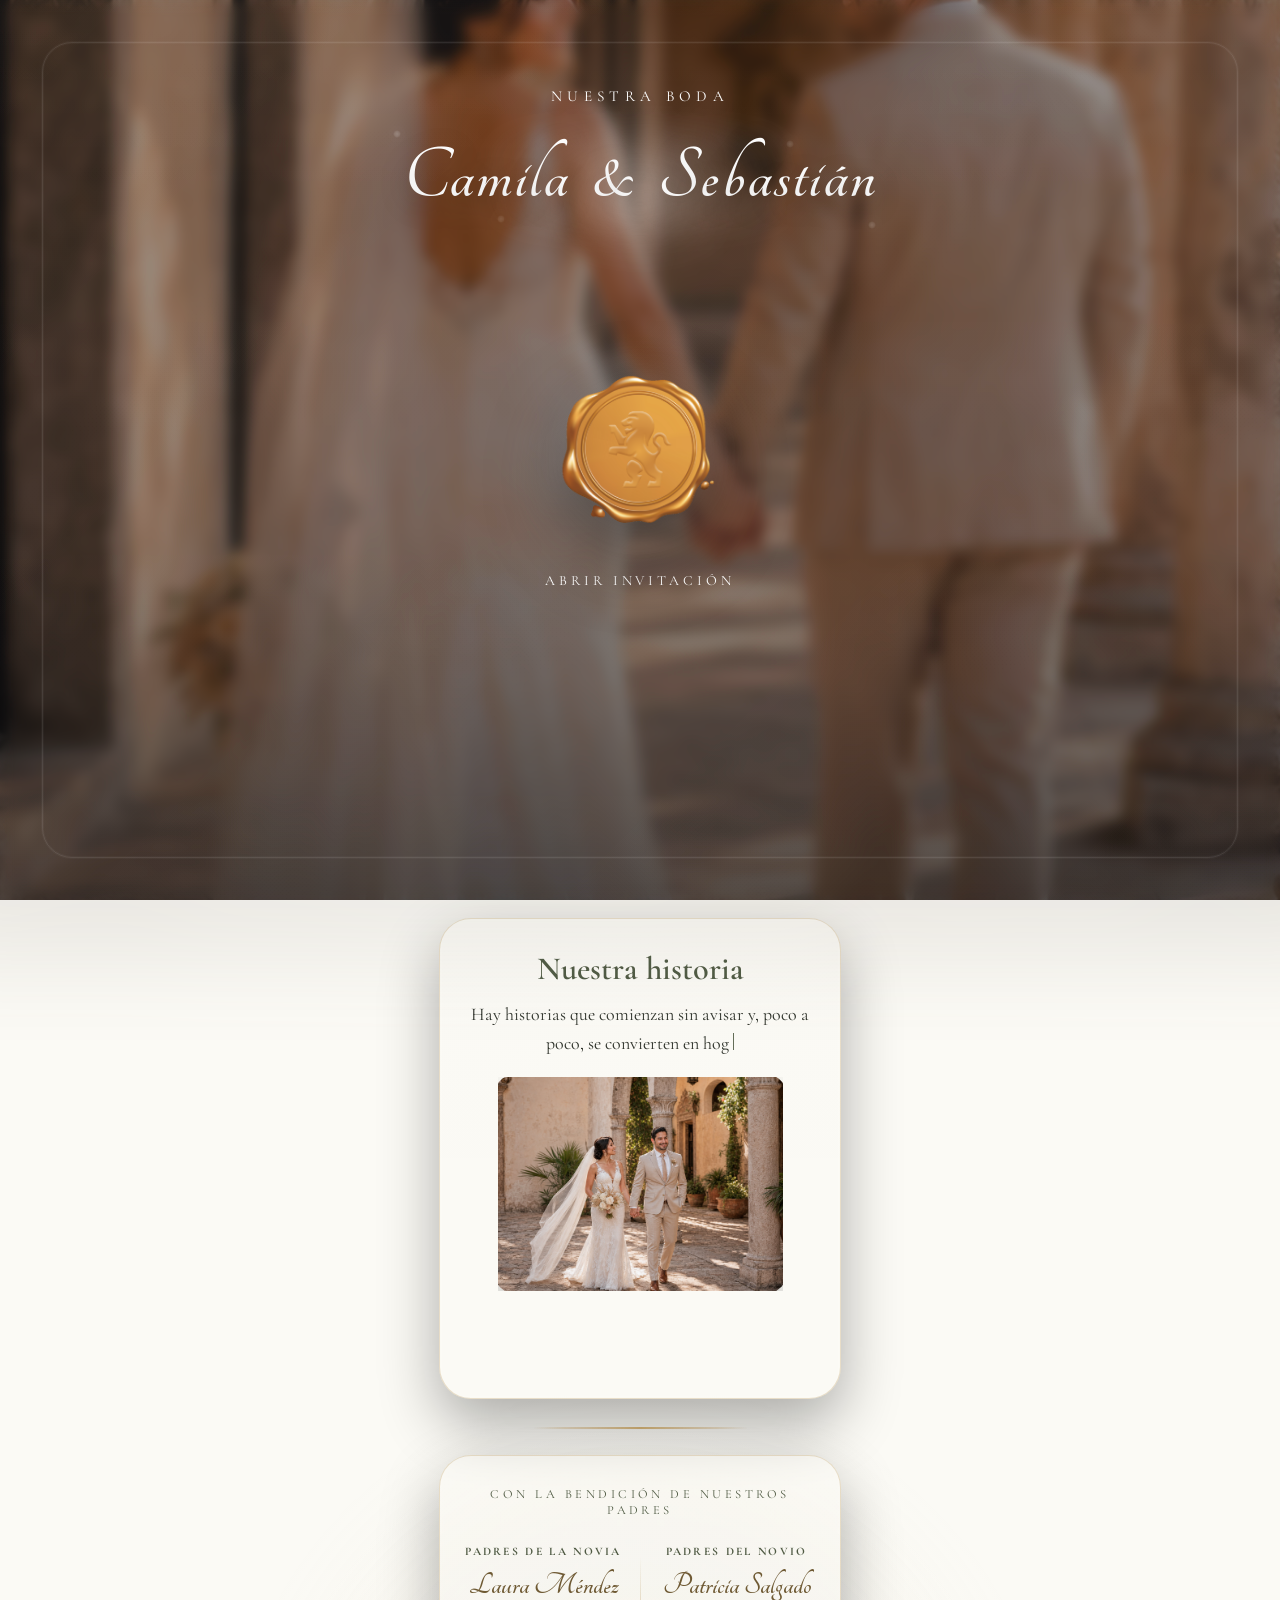
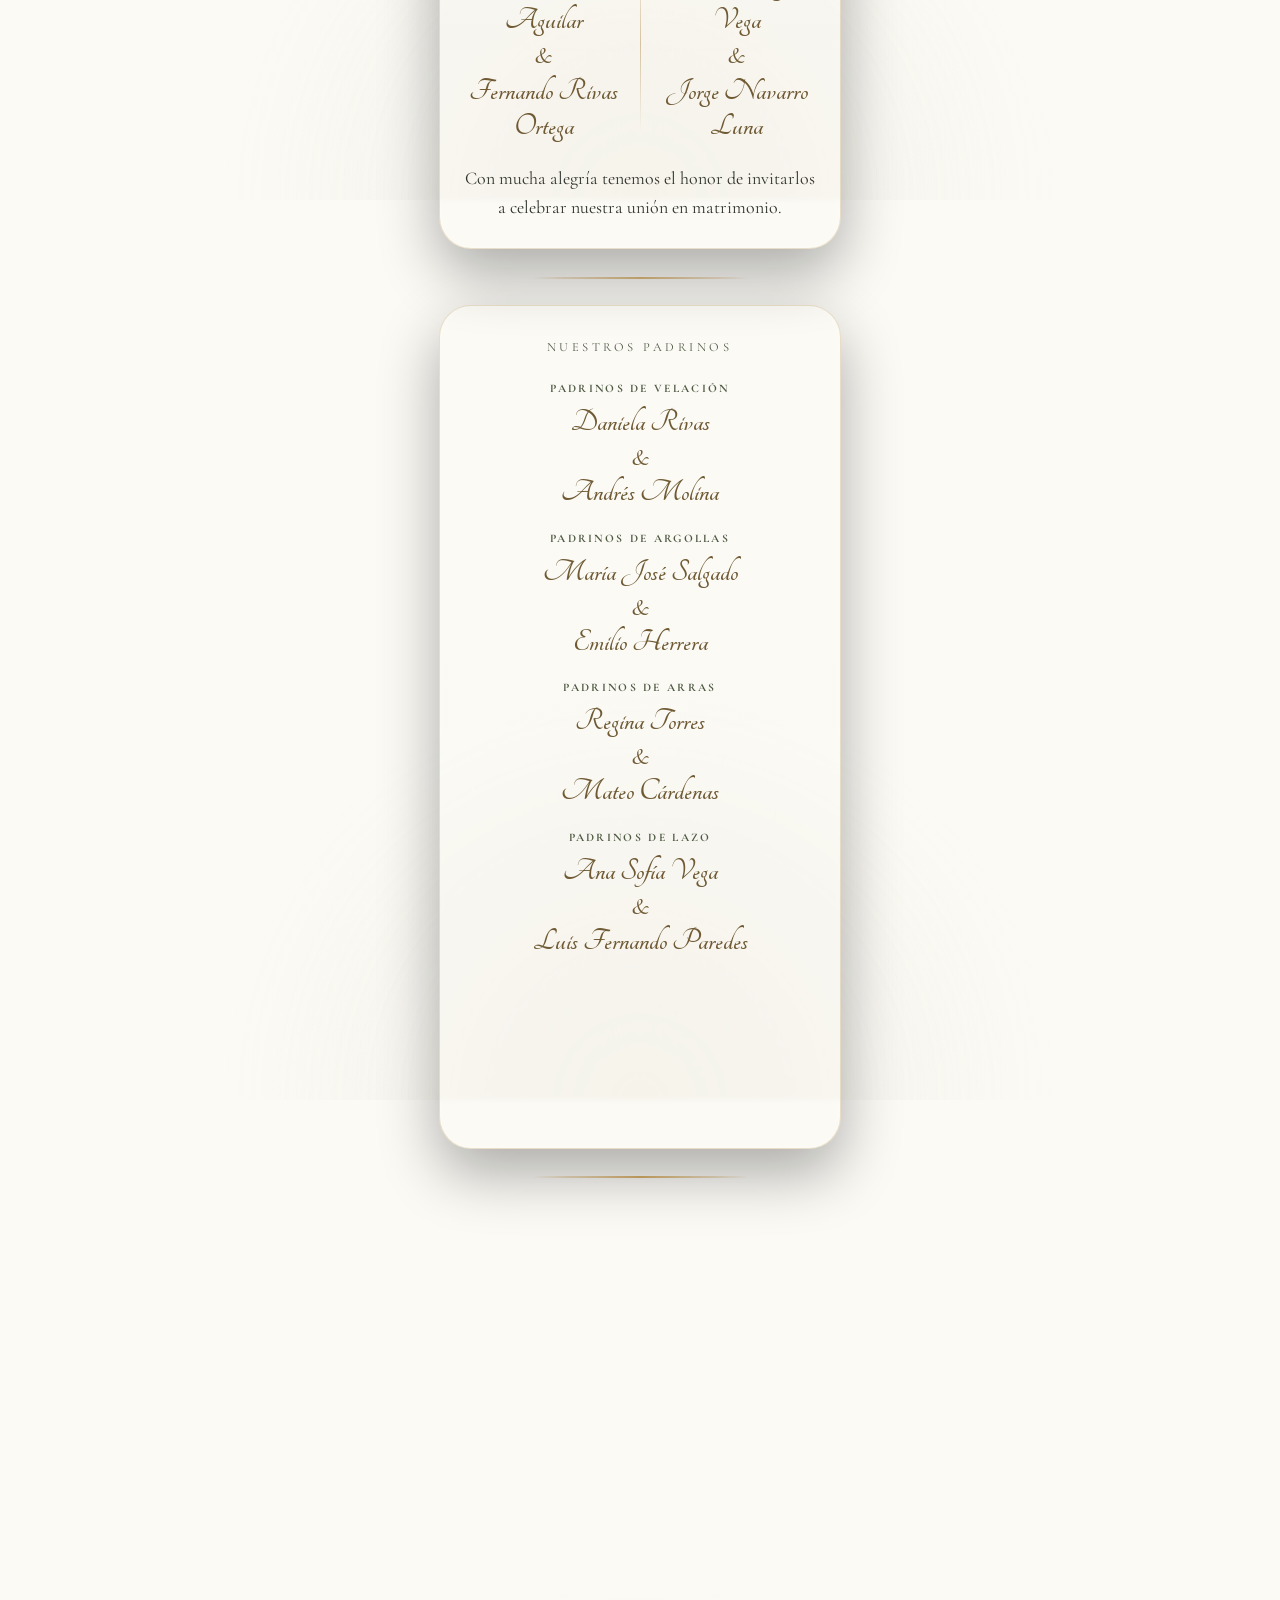
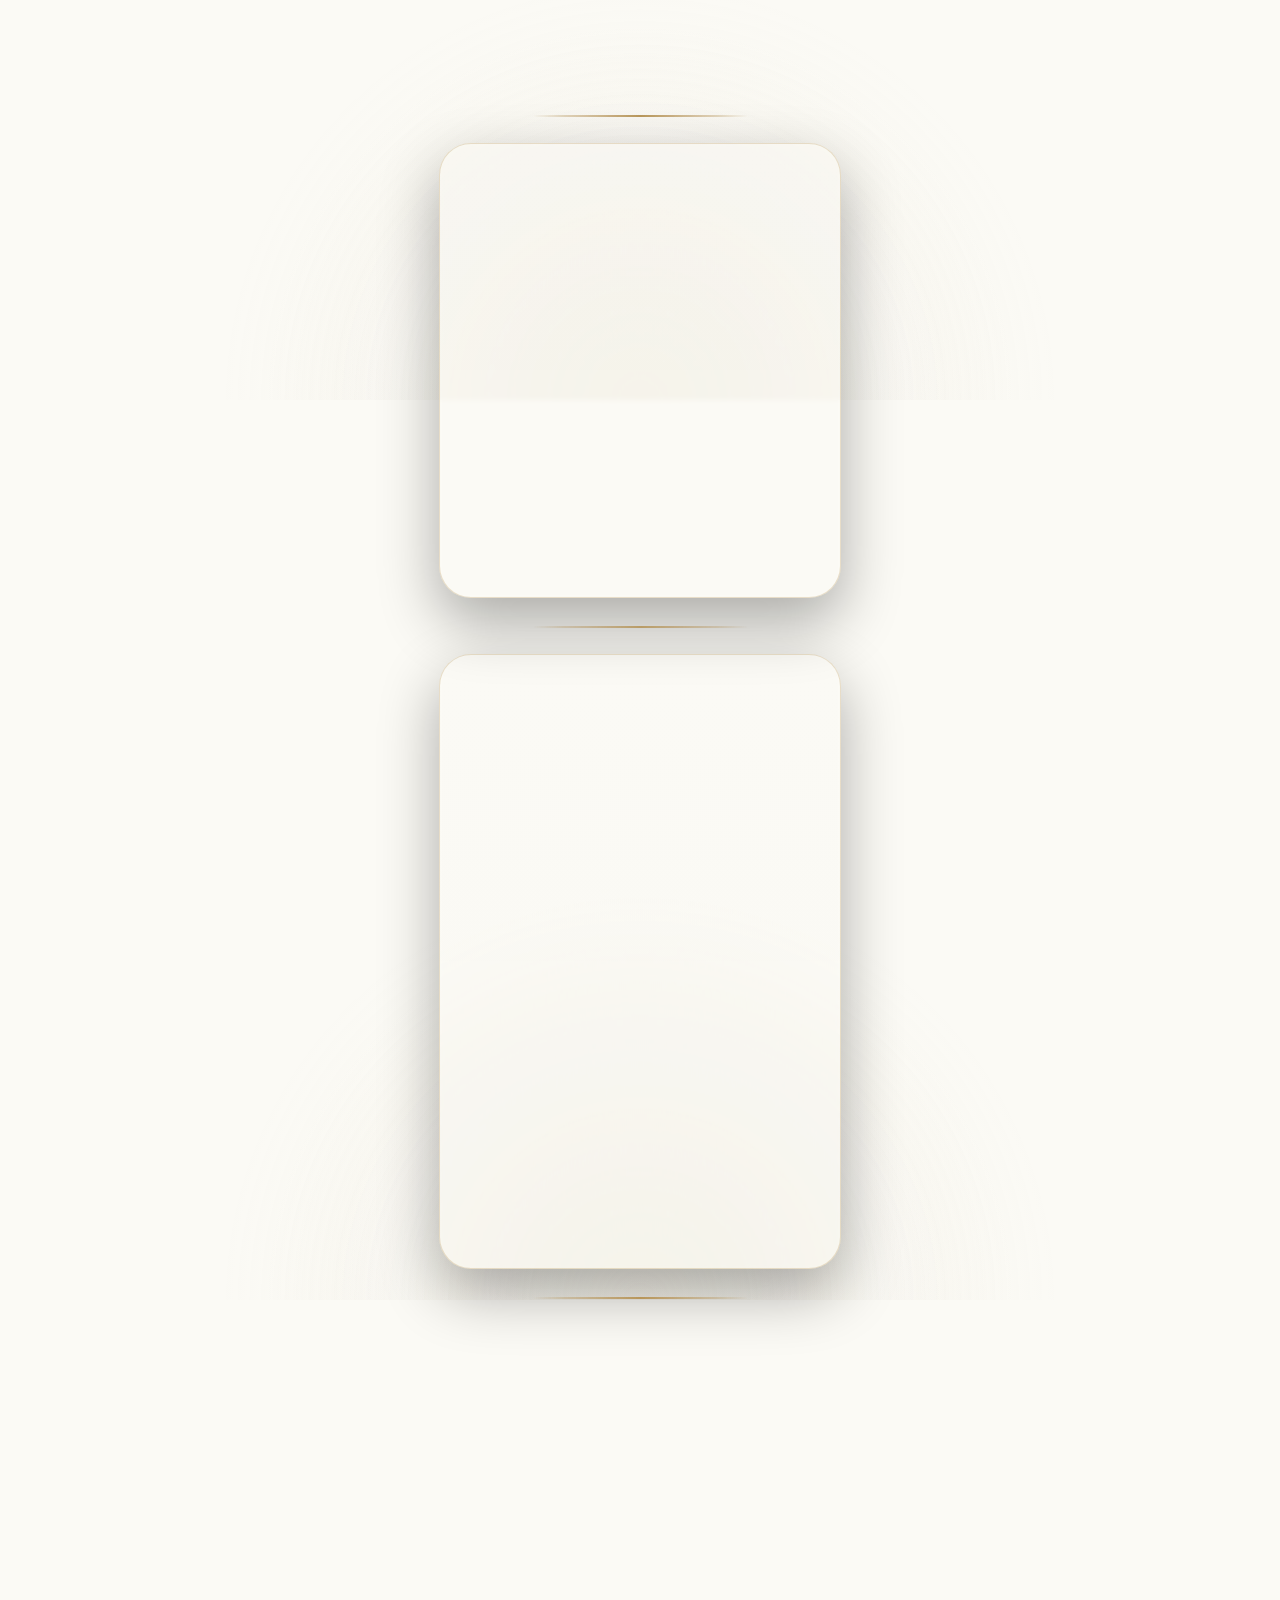
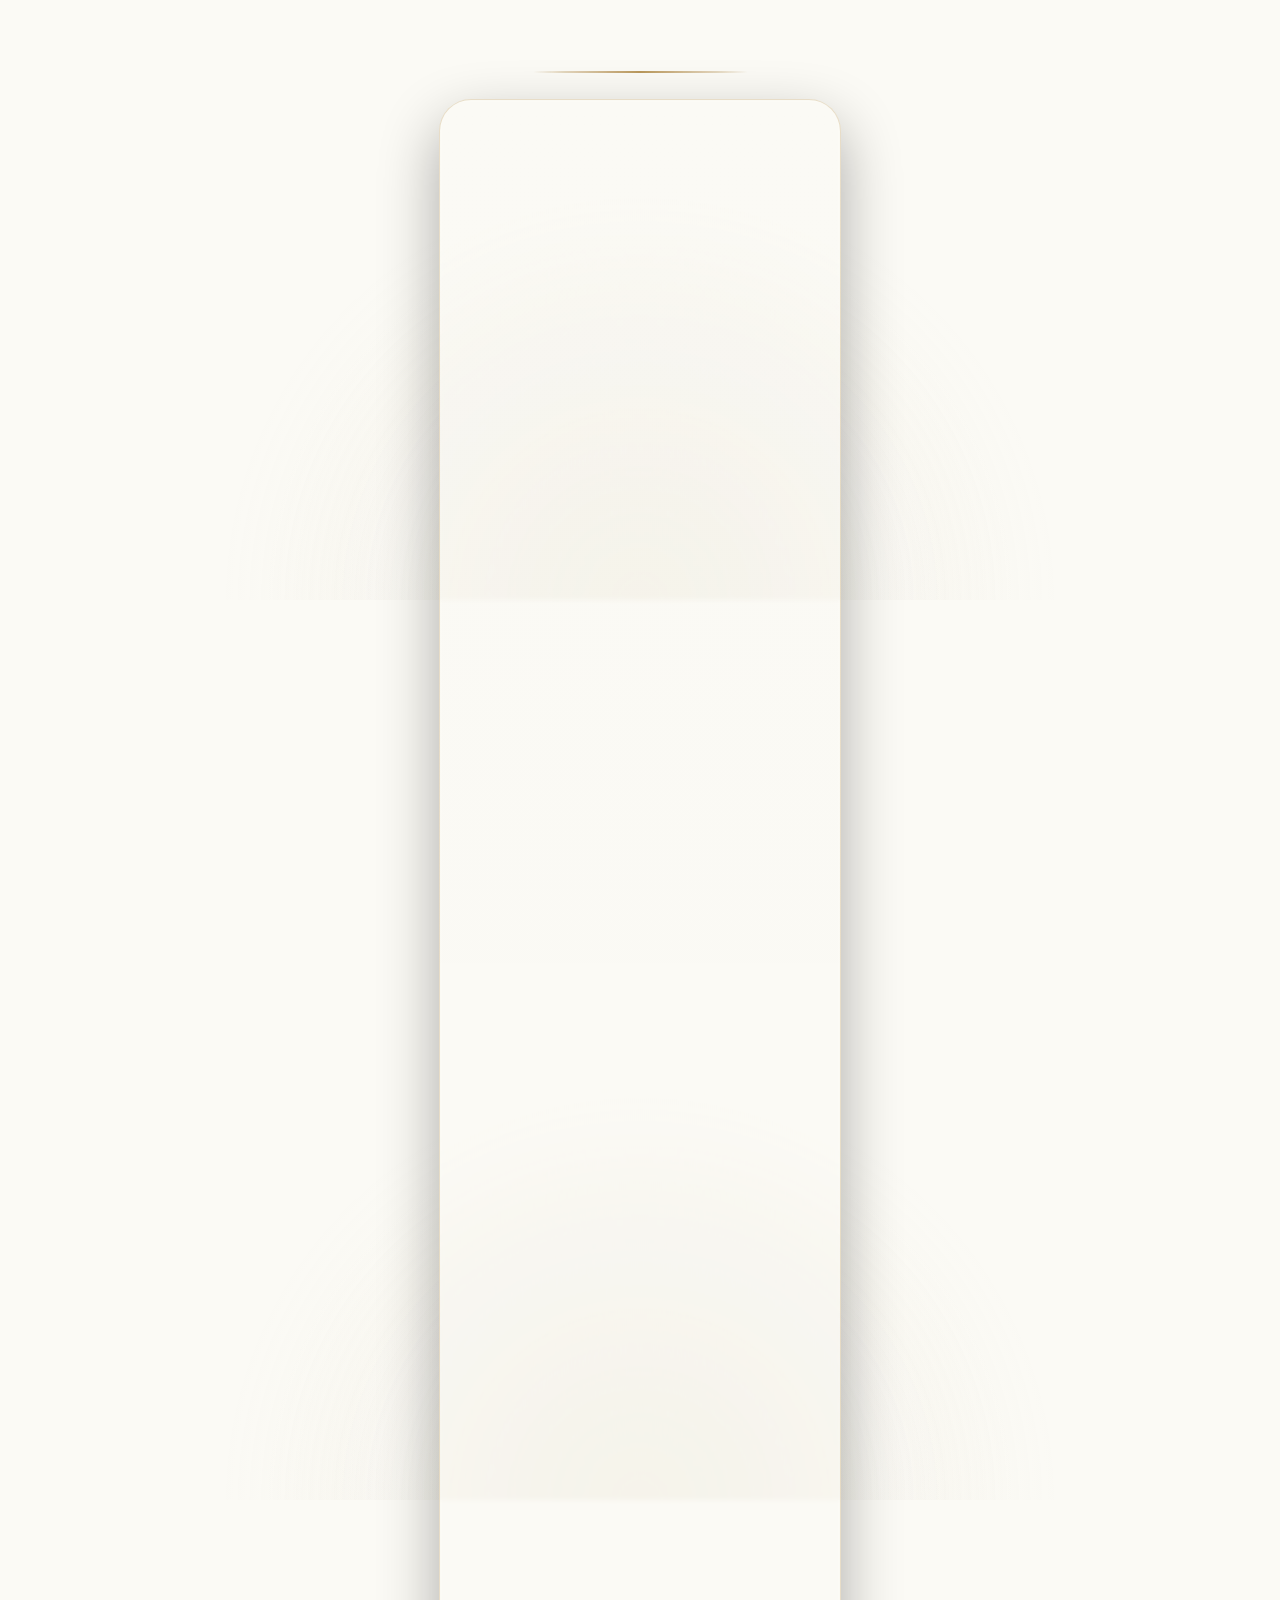
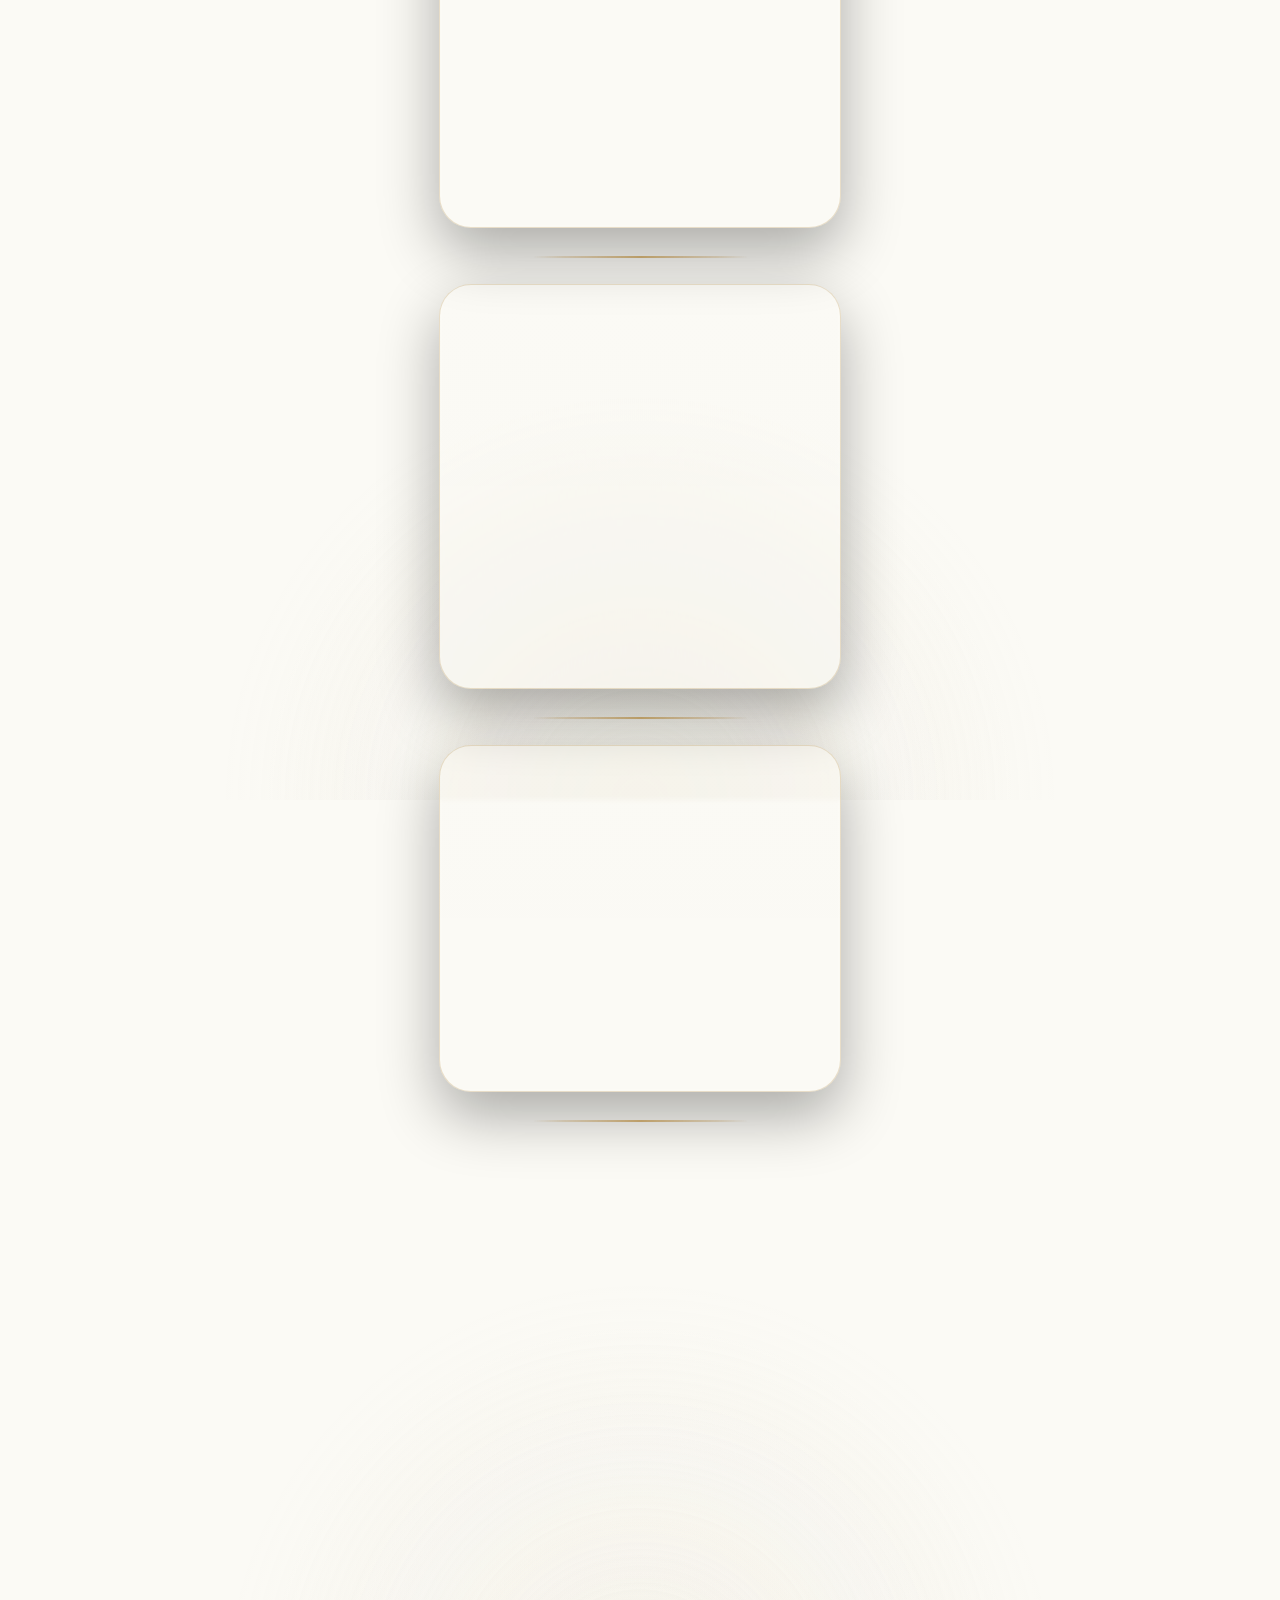
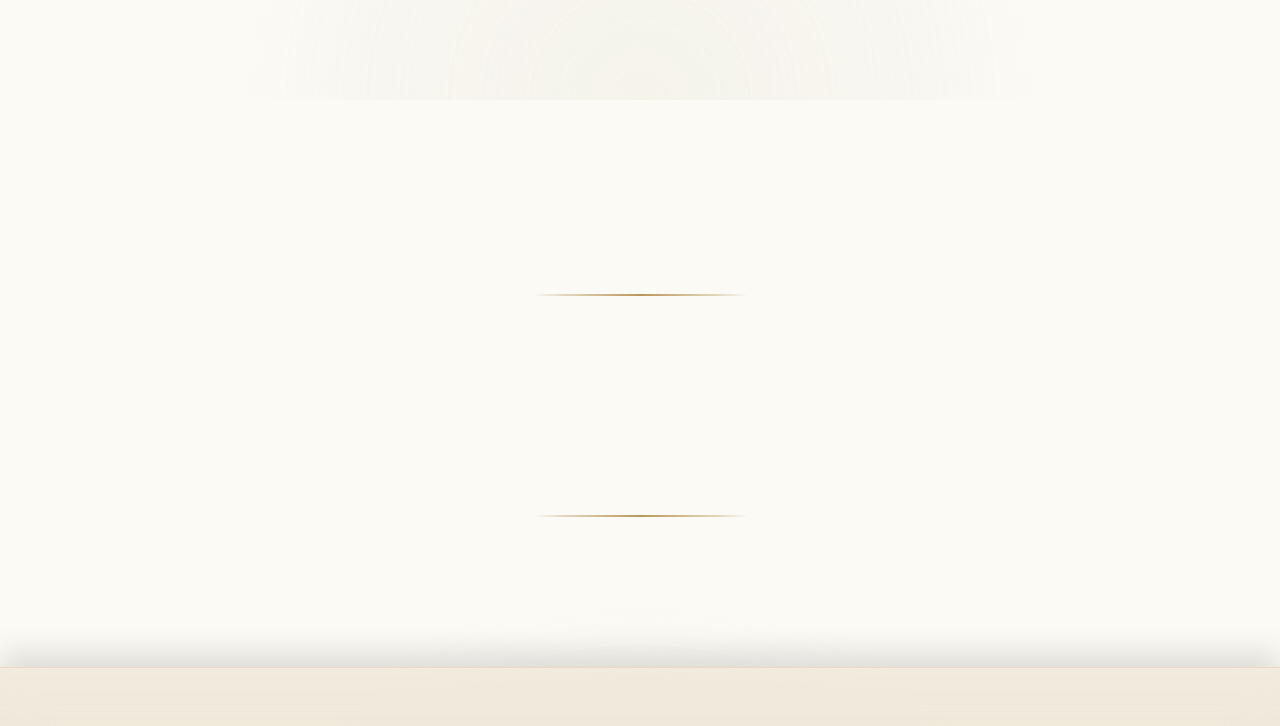
<file: demos/boda/index.html>
<!DOCTYPE html>
<html lang="es">
<head>
  <meta charset="UTF-8">
  <meta name="viewport" content="width=device-width, initial-scale=1.0">
  <title>Nuestra Boda | Camila &amp; Sebastián</title>

  <meta name="description" content="Celebra con nosotros el inicio de nuestra historia juntos.">
  <meta property="og:title" content="Nuestra Boda | Camila &amp; Sebastián">
  <meta property="og:description" content="Celebra con nosotros el inicio de nuestra historia juntos.">
  <meta property="og:image" content="media/portada-ogbda.jpg">
  <meta property="og:image:secure_url" content="media/portada-ogbda.jpg">
  <meta property="og:image:type" content="image/jpeg">
  <meta property="og:image:width" content="1200">
  <meta property="og:image:height" content="630">
  <meta property="og:url" content="">
  <meta property="og:type" content="website">
  <meta name="twitter:card" content="summary_large_image">
  <meta name="twitter:image" content="media/portada-ogbda.jpg">

  <link rel="icon" type="image/png" sizes="32x32" href="favicon.png?v=20">
  <link rel="icon" type="image/png" sizes="16x16" href="favicon.png?v=20">
  <link rel="shortcut icon" href="favicon.png?v=20">
  <link rel="preconnect" href="https://fonts.googleapis.com">
  <link rel="preconnect" href="https://fonts.gstatic.com" crossorigin>
  <link rel="preload" as="image" href="media/fprincipal.jpg" fetchpriority="high">
  <link href="https://fonts.googleapis.com/css2?family=Alex+Brush&family=Allura&family=Bodoni+Moda:wght@400;500;600;700&family=Cinzel:wght@400;500;600;700&family=Cormorant+Garamond:wght@400;500;600;700&family=Cormorant+Infant:wght@400;500;600;700&family=Dancing+Script:wght@500;600;700&family=EB+Garamond:wght@400;500;600;700&family=Forum&family=Fredoka:wght@500;600;700&family=GFS+Didot&family=Great+Vibes&family=Imperial+Script&family=Italianno&family=Libre+Baskerville:wght@400;700&family=Lora:wght@400;500;600;700&family=Marcellus&family=Montserrat:wght@400;500;600;700&family=Mrs+Saint+Delafield&family=Nanum+Myeongjo:wght@400;700;800&family=Orbitron:wght@500;600;700;800&family=Parisienne&family=Petit+Formal+Script&family=Pinyon+Script&family=Playfair+Display:wght@400;500;600;700&family=Poppins:wght@400;500;600;700&family=Prata&family=Sacramento&family=Tangerine:wght@400;700&display=block" rel="stylesheet">

  <link rel="preload" href="assets/styles.css?v=20260824-hero-scroll-direct-v175" as="style">
  <link rel="stylesheet" href="assets/styles.css?v=20260824-hero-scroll-direct-v175">

</head>
<body class="locked">
  <div class="smart-background" id="smartBackground" aria-hidden="true">
    <img id="smartBackgroundImage" alt="">
  </div>
  <div class="overlay" id="overlay" role="dialog" aria-modal="true" aria-labelledby="overlayTitle">
    <div class="overlay-card">
      <div class="overlay-scene" id="overlayScene">
        <p class="overlay-kicker" id="overlayKicker">Mis XV</p>
        <div class="overlay-title-wrap">
          <span class="title-glow" aria-hidden="true"></span>
          <h1 class="overlay-title" id="overlayTitle">Nombre de la festejada</h1>
        </div>
        <button class="wax-btn" id="openBtn" type="button" aria-label="Abrir invitación">
          <img id="sealImage" src="sello_cera.png" alt="Sello para abrir invitación" decoding="async">
        </button>
        <div class="launch-status" aria-hidden="true">
          <span></span>
          <strong>Sistemas listos</strong>
          <span></span>
        </div>
        <div class="wax-caption">Abrir invitación</div>
      </div>
    </div>
  </div>

  <canvas id="particles" aria-hidden="true"></canvas>
  <canvas id="particlesFront" aria-hidden="true"></canvas>
  <div class="warp-flash" id="warpFlash" aria-hidden="true">
    <span class="elegant-spark" style="--spark-angle:-158deg;--spark-distance:112px;--spark-delay:.02s;--spark-trail:24px"></span>
    <span class="elegant-spark" style="--spark-angle:-118deg;--spark-distance:86px;--spark-delay:.11s;--spark-trail:18px"></span>
    <span class="elegant-spark" style="--spark-angle:-42deg;--spark-distance:104px;--spark-delay:.06s;--spark-trail:26px"></span>
    <span class="elegant-spark" style="--spark-angle:18deg;--spark-distance:122px;--spark-delay:.14s;--spark-trail:21px"></span>
    <span class="elegant-spark" style="--spark-angle:66deg;--spark-distance:92px;--spark-delay:.08s;--spark-trail:17px"></span>
    <span class="elegant-spark" style="--spark-angle:142deg;--spark-distance:108px;--spark-delay:.16s;--spark-trail:23px"></span>
  </div>
  <div class="mission-accepted" id="missionAccepted" aria-hidden="true">Misión aceptada</div>

  <audio id="audio" loop preload="none">
    <source type="audio/mpeg">
  </audio>

  <main class="page">
    <section class="hero">
      <img id="heroImage" src="media/fprincipal.jpg" alt="Portada de Camila &amp; Sebastián" loading="eager" decoding="async" fetchpriority="high">
      <video id="heroVideo" class="hero-video" muted loop playsinline preload="none" hidden></video>
      <canvas id="heroParticles" aria-hidden="true"></canvas>
      <div class="hero-hud" aria-hidden="true">
        <span></span>
        <span></span>
        <span></span>
        <span></span>
      </div>
      <div class="hero-content">
        <div class="hero-label" id="heroLabel">Mis XV</div>
        <h1 class="hero-name" id="nombre">Nombre de la festejada</h1>
        <div class="hero-date" id="fechaEvento"></div>
      </div>
    </section>

    <div class="separator"></div>

    <section class="section story-section" id="storySection">
      <h2 id="storyTitle">Mi historia</h2>
      <p class="story-text" id="storyText1" data-fulltext=""></p>
      <div class="featured-photo">
        <img id="storyImage" src="media/fhistoria.jpg" alt="Fotografía de Camila &amp; Sebastián" loading="lazy" decoding="async">
      </div>
      <p class="story-text" id="storyText2" data-fulltext=""></p>
    </section>

    <div class="separator"></div>

    <section class="section" id="parentsSection">
      <span class="eyebrow" id="parentsEyebrow">En compañía de mis padres</span>
      <div class="script-block" id="parentsNames"></div>
      <div class="parents-grid" id="parentsGroups" hidden></div>
      <div class="grandparents-block" id="grandparentsBlock" hidden>
        <span class="grandparents-eyebrow" id="grandparentsEyebrow">Y con la bendición de mis abuelos</span>
        <div class="family-names" id="grandparentsNames"></div>
      </div>
      <p id="parentsInviteText" style="margin-top:16px;"></p>
    </section>

    <div class="separator"></div>

    <section class="section" id="godparentsSection">
      <span class="eyebrow" id="godparentsEyebrow">Mis padrinos</span>
      <div class="script-block" id="godparentsNames"></div>
      <div class="godparents-list" id="godparentsItems" hidden></div>
    </section>

    <div class="separator"></div>

    <section class="section" id="ceremonySection">
      <h2 id="ceremonyTitle">Ceremonia</h2>
      <div class="event-card">
        <div class="event-time" id="ceremonyTime"></div>
        <div class="event-place-group">
          <div class="event-place" id="ceremonyPlace"></div>
          <div class="event-place-detail" id="ceremonyPlaceDetail" hidden></div>
        </div>
        <div class="event-media-stack" id="ceremonyIconWrap">
          <div class="dresscode-figure">
            <img id="ceremonyImage" src="media/cereminia.png" alt="Ceremonia" loading="lazy" decoding="async">
          </div>
        </div>
        <div class="event-media-stack" id="ceremonyMapWrap" hidden>
          <div class="map">
            <iframe id="ceremonyMapEmbed" src="" loading="lazy" referrerpolicy="no-referrer-when-downgrade" title="Mapa de la ceremonia"></iframe>
          </div>
        </div>
        <div class="event-media-stack" id="ceremonyPhotoWrap" hidden>
          <div class="event-place-photo">
            <img id="ceremonyPhoto" src="" alt="Lugar de la ceremonia" loading="lazy" decoding="async">
          </div>
        </div>
        <div class="event-media-stack" id="ceremonyVideoWrap" hidden>
          <div class="event-place-video">
            <video id="ceremonyVideo" autoplay muted playsinline loop preload="none"></video>
          </div>
        </div>
        <div>
          <a class="btn" id="ceremonyMapLink" href="#" target="_blank" rel="noopener noreferrer" hidden>Cómo llegar</a>
        </div>
      </div>
    </section>

    <div class="separator"></div>

    <section class="section" id="receptionSection">
      <h2 id="receptionTitle">Recepción</h2>
      <div class="event-card">
        <div class="event-time" id="receptionTime"></div>
        <div class="event-place-group">
          <div class="event-place" id="receptionPlace"></div>
          <div class="event-place-detail" id="receptionPlaceDetail" hidden></div>
        </div>
        <div class="event-media-stack" id="receptionIconWrap" hidden>
          <div class="dresscode-figure">
            <img id="receptionImage" src="" alt="Recepción" loading="lazy" decoding="async">
          </div>
        </div>
        <div class="event-media-stack" id="receptionMapWrap" hidden>
          <div class="map">
            <iframe id="receptionMapEmbed" src="" loading="lazy" referrerpolicy="no-referrer-when-downgrade" title="Mapa del salón"></iframe>
          </div>
        </div>
        <div class="event-media-stack" id="receptionPhotoWrap" hidden>
          <div class="event-place-photo">
            <img id="receptionPhoto" src="" alt="Lugar de la recepción" loading="lazy" decoding="async">
          </div>
        </div>
        <div class="event-media-stack" id="receptionVideoWrap" hidden>
          <div class="event-place-video">
            <video id="receptionVideo" autoplay muted playsinline loop preload="none"></video>
          </div>
        </div>
        <div>
          <a class="btn" id="receptionMapLink" href="#" target="_blank" rel="noopener noreferrer" hidden>Cómo llegar</a>
        </div>
      </div>
    </section>

    <div class="separator"></div>

    <section class="section" id="timelineSection">
      <h2>Itinerario</h2>
      <div class="timeline" id="timelineList"></div>
    </section>

    <div class="separator"></div>

    <section class="section" id="countdown-section">
      <h2 id="countdownTitle">Faltan pocos días</h2>
      <p id="countdownIntro">La cuenta regresiva ha comenzado para vivir un momento inolvidable.</p>
      <div class="countdown-shell">
        <div id="countdown" aria-live="polite"></div>
        <div class="countdown-caption" id="countdownCaption">Preparando una noche inolvidable.</div>
      </div>
    </section>

    <div class="separator"></div>

    <section class="section" id="gallerySection">
      <h2>Galería</h2>
      <div class="gallery-showcase">
        <div class="gallery-stage" id="galleryStage">
          <img src="media/g1.jpg" alt="Galería destacada" id="galleryPreviewImg" loading="lazy" decoding="async">
          <video id="galleryPreviewVideo" class="gallery-preview-video" controls playsinline preload="none" hidden></video>
        </div>
        <div class="gallery-controls">
          <div class="gallery-meta">
            <strong id="galleryMetaIndex">Foto 1 de 6</strong>
            <span id="galleryMetaHint">Toca una imagen para destacar o abrir.</span>
          </div>
          <div class="gallery-nav">
            <button type="button" id="galleryPrev" aria-label="Foto anterior">‹</button>
            <button type="button" id="galleryNext" aria-label="Foto siguiente">›</button>
          </div>
        </div>
      </div>
      <div class="gallery" id="galleryGrid"></div>
    </section>

    <div class="separator"></div>

    <section class="section" id="dressSection">
      <h2 id="dressTitle">Dress Code</h2>
      <ul class="dress-code-list" id="dressValue"><li>Formal</li></ul>
      <div class="dresscode-figure">
        <img id="dressImage" src="media/vestimenta.png" alt="Código de vestimenta" loading="lazy" decoding="async">
      </div>
      <p class="mini-note" id="dressNote"></p>
    </section>

    <div class="separator"></div>

    <section class="section adult-notice-section" id="adultNoticeSection" role="note">
      <h2 id="adultNoticeTitle">Una celebración para adultos</h2>
      <p id="adultNoticeText">Con mucho cariño, hemos preparado esta celebración exclusivamente para adultos.<br>Agradecemos mucho su comprensión.</p>
    </section>

    <div class="separator"></div>

    <section class="section" id="rsvpSection">
      <h2>Confirma tu presencia</h2>
      <div class="rsvp-personalization" id="rsvpPersonalization" hidden>
        <span class="rsvp-personalization__eyebrow">Invitación preparada especialmente para</span>
        <strong class="rsvp-personalization__recipient" id="rsvpPersonalizationRecipient"></strong>
        <span class="rsvp-personalization__divider" aria-hidden="true"></span>
        <p class="rsvp-personalization__message" id="rsvpPersonalizationText"></p>
        <div class="rsvp-personalization__passes">
          <span>Cupo reservado</span>
          <strong id="rsvpPersonalizationPasses"></strong>
        </div>
      </div>
      <div class="rsvp-invalid" id="rsvpInvalidNotice" hidden>
        <span>Invitación no válida</span>
        <strong>Solicita una invitación válida para poder confirmar.</strong>
        <p>Este enlace no contiene los datos necesarios o ya no está registrado para este evento.</p>
      </div>
      <div class="rsvp-card">
        <div class="field" id="guestNameField">
          <label for="guestName" id="guestNameLabel">Tu nombre</label>
          <input type="text" id="guestName" placeholder="Escríbelo aquí">
        </div>
        <div class="field" id="guestCountField">
          <label for="guestCount">¿Cuántas personas asistirán?</label>
          <select id="guestCount" data-pases="6">
            <option value="">Selecciona una opción</option>
          </select>
        </div>
        <div class="family-members" id="familyMembersField" hidden>
          <div class="family-members__head">
            <strong>Nombres de quienes asistirán</strong>
          <span>Escribe el nombre de cada persona que asistirá.</span>
          </div>
          <div class="family-members__list" id="familyMembersList"></div>
        </div>
        <div class="rsvp-buttons">
          <button type="button" id="confirmYes">Confirmar asistencia</button>
          <button type="button" id="confirmNo" class="btn-secondary">No podré asistir</button>
        </div>
      </div>
      <div class="rsvp-receipt" id="rsvpReceipt" hidden>
        <span class="rsvp-receipt__eyebrow">Confirmación registrada</span>
        <h3 id="rsvpReceiptTitle">¡Gracias por confirmar!</h3>
        <p id="rsvpReceiptText">Nos dará mucho gusto compartir este momento con ustedes. Nos vemos pronto.</p>
        <div class="rsvp-receipt__identity">
          <strong id="rsvpReceiptName"></strong>
          <span id="rsvpReceiptCount"></span>
        </div>
        <div class="rsvp-receipt__attendees" id="rsvpReceiptAttendees" hidden></div>
        <div class="rsvp-receipt__qr" id="rsvpReceiptQr" aria-label="Código QR de confirmación"></div>
        <span class="rsvp-receipt__qr-label">Pase digital de acceso</span>
        <span class="rsvp-receipt__folio" id="rsvpReceiptFolio"></span>
      </div>
    </section>

    <div class="separator"></div>

    <section class="section" id="giftSection">
      <h2 id="giftTitle">Opciones de regalo</h2>
      <p id="giftIntro">Tu presencia es el regalo más valioso para mí, pero si deseas tener un detalle, aquí encontrarás algunas opciones pensadas con mucho cariño.</p>

      <div class="gift-options">
        <div class="gift-option-card" id="giftOption1Card">
          <div class="gift-option-media">
            <img class="envelope" id="envelopeImage" src="sobre.png" alt="Lluvia de sobres" loading="lazy" decoding="async">
          </div>
          <h3 class="gift-option-title" id="giftOption1Title">Lluvia de sobres</h3>
          <p class="gift-option-copy" id="giftOption1Copy">Si lo prefieres, podrás acompañarme con un sobre el día del evento. Será un detalle recibido con muchísimo cariño y gratitud.</p>
        </div>

        <div class="gift-option-card" id="giftOption2Card">
          <div class="gift-option-media">
            <img class="surprise" id="surpriseImage" src="regalo.png" alt="Regalo sorpresa" loading="lazy" decoding="async">
          </div>
          <h3 class="gift-option-title" id="giftOption2Title">Regalo sorpresa</h3>
          <p class="gift-option-copy" id="giftOption2Copy">También puedes sorprenderme con un detalle especial elegido por ti. Lo importante será el cariño con el que venga.</p>
        </div>
      </div>

      <p class="mini-note" id="giftLinksIntro" style="margin-top:18px;">Si prefieres elegir un detalle en línea, también puedes apoyarte en estas opciones de mesa de regalos:</p>

      <div class="gift-links" id="giftLinks"></div>
    </section>

    <div class="separator"></div>

    <section class="section" id="agendaSectionUi">
      <h2>Agenda este momento</h2>
      <div class="utilities">
        <a class="btn" href="#" id="calendarBtn">Agregar al calendario</a>
        <a class="btn" href="#countdown-section" id="verCuenta">Ver cuenta regresiva</a>
      </div>
    </section>

    <div class="separator"></div>

    <section class="section" id="albumSection">
      <h2 id="albumTitle">Álbum digital</h2>
      <div class="album-card">
        <p id="albumCopy">Comparte las mejores fotos de este gran día y conserva en un solo lugar los recuerdos más especiales.</p>
        <div class="album-qr" id="albumQrLink" hidden aria-label="Código QR del álbum digital">
          <span class="album-qr-shell"><span id="albumQrCanvas" aria-hidden="true"></span></span>
          <span class="album-qr-caption">Escanea para abrir el álbum</span>
        </div>
        <div class="utilities">
          <a class="btn" href="#" id="albumBtn" target="_blank" rel="noopener noreferrer">Ver álbum digital</a>
        </div>
      </div>
    </section>

    <div class="separator"></div>
    <div class="closing-note" id="closingNote">Gracias por ser parte de este momento inolvidable</div>

    <footer class="brand-footer">
      <div class="brand-copy">
        <p class="brand-caption">Invitación creada con amor digital</p>
        <a class="brand-link" id="brandLink" href="https://www.facebook.com/profile.php?id=61587804296779&locale=es_LA" target="_blank" rel="noopener noreferrer">Creado por Digital Invita</a>
        <p class="brand-question">Invitaciones digitales para eventos</p>
      </div>
      <div class="brand-cta">
        <a id="brandCtaLink" href="https://wa.me/525550591264?text=Hola%2C%20estoy%20interesado%28a%29%20en%20una%20invitaci%C3%B3n%20digital%20para%20mi%20evento.%20Me%20gustar%C3%ADa%20recibir%20m%C3%A1s%20informaci%C3%B3n%20sobre%20los%20dise%C3%B1os%2C%20precios%20y%20lo%20que%20incluye." target="_blank" rel="noopener noreferrer">Contáctanos</a>
      </div>
    </footer>
  </main>

  <div class="lightbox" id="lightbox" role="dialog" aria-modal="true" aria-hidden="true" aria-label="Galería ampliada">
    <div class="lightbox-content">
      <button class="lightbox-close" id="closeLightbox" type="button" aria-label="Cerrar galería">×</button>
      <div class="lightbox-main">
        <div class="viewer-counter" id="viewerCounter">1 / 6</div>
        <button class="lightbox-nav lightbox-nav--prev" id="lightboxPrev" type="button" aria-label="Multimedia anterior">‹</button>
        <button class="lightbox-nav lightbox-nav--next" id="lightboxNext" type="button" aria-label="Multimedia siguiente">›</button>
        <img class="lightbox-img" id="lightboxImg" alt="Imagen ampliada">
        <video class="lightbox-video" id="lightboxVideo" controls playsinline preload="metadata" hidden></video>
      </div>
      <div class="thumbs" id="thumbs"></div>
    </div>
  </div>

  <button class="floating-btn" id="musicBtn" type="button" aria-label="Pausar música"></button>
  <button class="floating-btn" id="toTopBtn" type="button" aria-label="Volver arriba">↑</button>
  <div class="toast" id="toast" role="status" aria-live="polite"></div>
  <script src="assets/app.js?v=20260917-preview-gate-v178" defer></script>

</body>
</html>
</file>
<file: demos/boda/assets/styles.css>
/* ================================
       CLIENT THEME
       Cambia solo estas variables para adaptar colores base
    ================================ */
    :root {
      --font-body: "Cormorant Garamond", serif;
      --font-script: "Dancing Script", cursive;
      --font-display: "Great Vibes", cursive;
      --overlay-scale: 1;
      --overlay-image: none;
      --overlay-glass-blur: 14px;
      --overlay-glass-saturate: 118%;
      --opening-bg-a: 0.82;
      --opening-bg-strong-a: 0.9;
      --opening-photo-a: 0.2;
      --opening-glass-top-a: 0.065;
      --opening-glass-mid-a: 0.018;
      --opening-glass-bottom-a: 0.04;
      --opening-kicker: #fff4cf;
      --opening-title: #fff4cf;
      --opening-title-soft: #ffe08e;
      --opening-title-rgb: 255, 244, 207;
      --opening-accent: #f2c06f;
      --opening-accent-rgb: 242, 192, 111;
      --section-blur: 18px;
      --section-fill-top: rgba(255, 255, 255, 0.09);
      --section-fill-bottom: rgba(255, 255, 255, 0.05);
      --space-section-fill-bottom: rgba(8, 20, 47, 0.42);
      --space-section-accent-a: 0.08;
      --space-section-particle-a: 0.06;
      --smart-bg-opacity: 0;
      --smart-bg-y: 0px;
      --content-gradient-start: 100vh;
      --content-gradient-12: calc(12% + 88vh);
      --content-gradient-22: calc(22% + 78vh);
      --content-gradient-52: calc(52% + 48vh);
      --content-gradient-78: calc(78% + 22vh);
      /* Fondo principal */
      --bg-glow-top: rgba(238, 180, 204, 0.22);
      --bg-glow-mid: rgba(214, 74, 105, 0.2);
      --bg-glow-bottom: rgba(255, 214, 168, 0.14);
      --bg-top: #5a132d;
      --bg-mid: #7f1f3f;
      --bg-bottom: #2a0a15;

      /* Colores base */
      --wine-950: #18060d;
      --wine-900: #2b0b18;
      --wine-800: #56162d;
      --wine-700: #8d2949;
      --rose-300: #ffd4e2;
      --gold-100: #fff4cf;
      --gold-300: #ffe08e;
      --gold-500: #f2c06f;
      --gold-700: #9e7222;
      --gold-rgb: 242, 192, 111;
      --gold-soft-rgb: 255, 244, 207;
      --section-title: #fff4cf;
      --section-title-rgb: 255, 244, 207;
      --script-color: #fff4cf;
      --script-rgb: 255, 244, 207;
      --timeline-color: #f2c06f;
      --timeline-rgb: 242, 192, 111;
      --particle-color: #fff4cf;
      --particle-rgb: 255, 244, 207;
      --button-bg: #f2c06f;
      --button-bg-rgb: 242, 192, 111;
      --button-text: #ffffff;
      --field-label: #ffe08e;
      --field-text: #ffffff;
      --closing-color: #fff4cf;
      --hero-label-color: #fff8ec;
      --hero-name-color: #fffdf8;
      --hero-date-color: #fff4cf;
      --godparent-note-scale: 1;
      --footer-bg-rgb: 223, 149, 160;
      --footer-text: #172033;
      --footer-text-rgb: 23, 32, 51;
      --text: #fffaf3;
      --muted: rgba(255, 248, 236, 0.78);
      --panel: rgba(255, 255, 255, 0.08);
      --panel-strong: rgba(255, 255, 255, 0.13);
      --line: rgba(var(--gold-rgb), 0.28);
      --shadow: 0 24px 60px rgba(0, 0, 0, 0.32);
      --radius-xl: 32px;
      --radius-lg: 24px;
      --radius-md: 18px;
      --content-width: 430px;
    }

    * {
      box-sizing: border-box;
    }

    @supports (height: 100dvh) {
      :root {
        --content-gradient-start: 100dvh;
        --content-gradient-12: calc(12% + 88dvh);
        --content-gradient-22: calc(22% + 78dvh);
        --content-gradient-52: calc(52% + 48dvh);
        --content-gradient-78: calc(78% + 22dvh);
      }
    }

    html {
      scroll-behavior: smooth;
    }

    html.preview-embed,
    html.preview-embed body {
      scrollbar-width: none;
    }

    html.preview-embed::-webkit-scrollbar,
    html.preview-embed body::-webkit-scrollbar {
      width: 0;
      height: 0;
      display: none;
    }

    html.preview-live .overlay {
      display: none !important;
    }

    html.preview-live *,
    html.preview-live *::before,
    html.preview-live *::after {
      animation-duration: 0.001s !important;
      animation-delay: 0s !important;
      transition-duration: 0.001s !important;
      transition-delay: 0s !important;
    }

    html.preview-live .section,
    html.preview-live .section h2,
    html.preview-live .section p,
    html.preview-live .section .featured-photo,
    html.preview-live .section .script-block,
    html.preview-live .section .parents-grid,
    html.preview-live .section .godparents-list,
    html.preview-live .section .event-card,
    html.preview-live .section .timeline,
    html.preview-live .section .gallery-showcase,
    html.preview-live .section .gallery,
    html.preview-live .section .rsvp-card,
    html.preview-live .section .utilities,
    html.preview-live .section .section-reveal-item,
    html.preview-live .timeline-item {
      opacity: 1 !important;
      transform: none !important;
      filter: none !important;
    }

    html.locked-scroll {
      overflow: visible;
      height: 100%;
    }

    body {
      margin: 0;
      min-height: 100vh;
      font-family: var(--font-body);
      color: var(--text);
      background:
        radial-gradient(circle at 50% var(--content-gradient-start), var(--bg-glow-top), transparent 28%),
        radial-gradient(circle at 50% var(--content-gradient-22), var(--bg-glow-mid), transparent 34%),
        radial-gradient(circle at bottom, var(--bg-glow-bottom), transparent 38%),
        linear-gradient(180deg, var(--bg-top) 0%, var(--bg-top) var(--content-gradient-start), var(--bg-mid) var(--content-gradient-52), var(--bg-bottom) 100%);
      overflow-x: hidden;
    }

    body.locked {
      overflow: hidden;
      height: 100vh;
      touch-action: none;
    }

    body::before {
      content: "";
      position: fixed;
      inset: 0;
      background:
        linear-gradient(180deg, rgba(255, 255, 255, 0.05), transparent 18%),
        linear-gradient(0deg, rgba(255, 255, 255, 0.04), transparent 18%);
      pointer-events: none;
      z-index: 0;
    }

    body::after {
      content: "";
      position: fixed;
      inset: 0;
      background-image:
        linear-gradient(rgba(255, 255, 255, 0.016) 1px, transparent 1px),
        linear-gradient(90deg, rgba(255, 255, 255, 0.012) 1px, transparent 1px);
      background-size: 24px 24px;
      opacity: 0.14;
      pointer-events: none;
      z-index: 0;
    }

    .smart-background {
      position: fixed;
      inset: 0;
      z-index: 0;
      overflow: hidden;
      pointer-events: none;
      opacity: 0;
      transition: opacity 0.35s ease;
    }

    .smart-background.is-active {
      opacity: var(--smart-bg-opacity);
    }

    .smart-background img {
      position: absolute;
      top: 0;
      left: 0;
      width: 100vw;
      height: 100vh;
      max-width: none;
      object-fit: cover;
      object-position: center top;
      transform: translate3d(0, var(--smart-bg-y), 0);
      will-change: transform;
      user-select: none;
      -webkit-user-drag: none;
    }

    .smart-background::after {
      content: "";
      position: absolute;
      inset: 0;
      background:
        radial-gradient(circle at 50% 18%, rgba(255, 255, 255, 0.04), transparent 28%),
        linear-gradient(180deg, rgba(0, 0, 0, 0.06), rgba(0, 0, 0, 0.14));
    }

    a,
    button,
    input,
    select {
      font: inherit;
    }

    a:focus-visible,
    button:focus-visible,
    input:focus-visible,
    select:focus-visible,
    textarea:focus-visible,
    [tabindex]:focus-visible {
      outline: 3px solid rgba(var(--gold-rgb), 0.82);
      outline-offset: 3px;
      box-shadow: 0 0 0 5px rgba(var(--gold-rgb), 0.18);
    }

    img {
      display: block;
      max-width: 100%;
    }

    img.protected-media,
    .protected-media img,
    #heroImage,
    #heroVideo,
    #galleryPreviewImg,
    #galleryPreviewVideo,
    #lightboxImg,
    #lightboxVideo,
    #storyImage,
    #dressImage,
    #envelopeImage,
    #surpriseImage,
    #ceremonyImage,
    #receptionImage,
    #ceremonyPhoto,
    #receptionPhoto,
    #ceremonyVideo,
    #receptionVideo {
      -webkit-user-drag: none;
      user-select: none;
      -webkit-user-select: none;
      -webkit-touch-callout: none;
      pointer-events: auto;
    }

    .page {
      position: relative;
      z-index: 2;
      width: min(100%, var(--content-width));
      margin: 0 auto;
      padding: 0 14px 0;
    }

    .section,
    .brand-footer,
    .closing-note {
      content-visibility: auto;
      contain-intrinsic-size: 1px 520px;
    }

    #particles,
    #particlesFront {
      position: fixed;
      inset: 0;
      width: 100%;
      height: 100%;
      pointer-events: none;
    }

    #particles {
      z-index: 1;
    }

    #particlesFront {
      z-index: 60;
      opacity: 1;
    }

    #heroParticles {
      position: absolute;
      inset: 0;
      z-index: 2;
      width: 100%;
      height: 100%;
      pointer-events: none;
    }

    html.particles-disabled #particles,
    html.particles-disabled #particlesFront,
    html.particles-over-sections-disabled #particlesFront,
    html.particles-disabled #heroParticles {
      display: none;
    }

    .overlay {
      position: fixed;
      inset: 0;
      z-index: 1000;
      display: block;
      padding:
        max(24px, env(safe-area-inset-top, 0px))
        max(24px, env(safe-area-inset-right, 0px))
        max(24px, env(safe-area-inset-bottom, 0px))
        max(24px, env(safe-area-inset-left, 0px));
      background:
        radial-gradient(circle at 50% 28%, rgba(255, 255, 255, 0.055), transparent 22%),
        radial-gradient(circle at center, rgba(255, 255, 255, 0.028), transparent 34%),
        linear-gradient(135deg, rgba(9, 10, 14, var(--opening-bg-a)), rgba(4, 5, 9, var(--opening-bg-strong-a)));
      transition: opacity 0.8s ease, visibility 0.8s ease;
    }

    .overlay::before {
      content: "";
      position: absolute;
      inset: 0;
      background-image:
        linear-gradient(180deg, rgba(8, 9, 12, 0.26), rgba(8, 9, 12, 0.42)),
        var(--overlay-image);
      background-size: cover;
      background-position: center;
      transform: scale(1.14);
      filter: blur(40px) saturate(0.52);
      opacity: var(--opening-photo-a);
      pointer-events: none;
    }

    .overlay::after {
      content: "";
      position: absolute;
      inset: 0;
      background:
        linear-gradient(180deg, rgba(255, 255, 255, var(--opening-glass-top-a)), rgba(255, 255, 255, var(--opening-glass-mid-a)) 22%, rgba(255, 255, 255, var(--opening-glass-bottom-a)) 100%),
        linear-gradient(135deg, rgba(255, 255, 255, var(--opening-glass-bottom-a)), rgba(255, 255, 255, var(--opening-glass-mid-a)) 34%, rgba(255, 255, 255, var(--opening-glass-bottom-a)) 100%);
      backdrop-filter: blur(var(--overlay-glass-blur)) saturate(var(--overlay-glass-saturate));
      -webkit-backdrop-filter: blur(var(--overlay-glass-blur)) saturate(var(--overlay-glass-saturate));
      pointer-events: none;
    }

    .overlay.hidden {
      opacity: 0;
      visibility: hidden;
    }

    .overlay-card {
      position: relative;
      width: 100%;
      height: 100%;
      z-index: 1;
      text-align: center;
      overflow: visible;
      animation: overlayIn 1.1s cubic-bezier(.19,1,.22,1) both;
    }

    .overlay-scene {
      position: relative;
      width: 100%;
      height: 100%;
      transform: scale(var(--overlay-scale));
      transform-origin: center center;
      will-change: transform;
      transition: transform 0.25s ease;
    }

    .overlay-card::before {
      content: "";
      position: absolute;
      inset: 18px;
      border-radius: 30px;
      border: 1px solid rgba(var(--opening-accent-rgb), 0.1);
      box-shadow:
        inset 0 0 0 1px rgba(255, 255, 255, 0.03),
        0 0 0 1px rgba(var(--opening-accent-rgb), 0.03);
      pointer-events: none;
    }

    .overlay-card::after {
      content: "";
      position: absolute;
      left: 50%;
      top: 17%;
      width: min(260px, 58vw);
      height: 80px;
      transform: translateX(-50%);
      background: radial-gradient(circle, rgba(var(--opening-accent-rgb), 0.2), rgba(var(--opening-accent-rgb), 0.05) 42%, transparent 72%);
      filter: blur(18px);
      opacity: 0.78;
      pointer-events: none;
    }

    .low-power .overlay::before {
      filter: blur(18px) saturate(0.8);
      opacity: 0.24;
      transform: scale(1.08);
    }

    .low-power .overlay::after {
      backdrop-filter: blur(8px) saturate(108%);
      -webkit-backdrop-filter: blur(8px) saturate(108%);
    }

    .low-power .overlay-card::before {
      opacity: 0.7;
    }

    .overlay.hidden .overlay-card {
      animation: overlayOut 0.85s cubic-bezier(.19,1,.22,1) forwards;
    }

    .overlay-kicker {
      margin: 0 0 10px;
      padding-top: 7vh;
      font-size: 0.95rem;
      letter-spacing: 0.35em;
      text-transform: uppercase;
      color: var(--opening-kicker);
      text-shadow: 0 8px 18px rgba(0, 0, 0, 0.2);
    }

    .overlay-title {
      margin: 0;
      padding: 16px clamp(24px, 7vw, 38px) 12px;
      position: relative;
      display: inline-block;
      max-width: calc(100vw - 40px);
      overflow: visible;
      font-family: var(--font-display);
      font-size: clamp(3rem, 12vw, 4.8rem);
      line-height: 1.14;
      word-spacing: 0.12em;
      letter-spacing: 0.025em;
      color: var(--opening-title);
      text-shadow: 0 8px 28px rgba(0, 0, 0, 0.34);
      background: linear-gradient(90deg, var(--opening-title), var(--opening-title-soft), var(--opening-title));
      background-size: 200% auto;
      -webkit-background-clip: text;
      -webkit-text-fill-color: transparent;
      animation: none;
    }

    .overlay.opening .overlay-kicker,
    .overlay.opening .overlay-title,
    .overlay.opening .wax-caption {
      animation: fadeAwayLuxury 0.45s ease forwards;
    }

    .overlay-title-wrap {
      position: relative;
      display: inline-block;
      max-width: 100%;
      padding: 4px 6px;
      overflow: visible;
    }

    .overlay-title-wrap .title-glow {
      position: absolute;
      inset: 16% 10% 12%;
      background: radial-gradient(circle, rgba(var(--opening-title-rgb), 0.32), rgba(var(--opening-title-rgb), 0.12) 38%, transparent 72%);
      filter: blur(18px);
      opacity: 0.72;
      z-index: -1;
      animation: none;
    }

    .overlay-title-wrap::before,
    .overlay-title-wrap::after,
    .overlay-title::before,
    .overlay-title::after {
      content: "";
      position: absolute;
      width: 8px;
      height: 8px;
      border-radius: 50%;
      background: radial-gradient(circle, rgba(255, 255, 255, 0.95), rgba(var(--opening-title-rgb), 0.55) 45%, transparent 72%);
      box-shadow: 0 0 14px rgba(var(--opening-title-rgb), 0.4);
      opacity: 0;
      pointer-events: none;
    }

    .overlay-title-wrap::before {
      top: 12%;
      left: 6%;
      animation: none;
      opacity: 0.22;
    }

    .overlay-title-wrap::after {
      right: 8%;
      bottom: 8%;
      animation: none;
      opacity: 0.18;
    }

    .overlay-title::before {
      top: 18%;
      right: 22%;
      animation: none;
      opacity: 0.16;
    }

    .overlay-title::after {
      left: 24%;
      bottom: 10%;
      animation: none;
      opacity: 0.14;
    }

    .wax-btn {
      position: absolute;
      left: 50%;
      top: 50%;
      width: 164px;
      height: 164px;
      margin-top: 0;
      padding: 0;
      border: 0;
      background: transparent;
      cursor: pointer;
      transform: translate(-50%, -50%);
      z-index: 2;
      filter:
        drop-shadow(0 18px 35px rgba(0, 0, 0, 0.35))
        drop-shadow(0 0 18px rgba(var(--opening-accent-rgb), 0.18));
      transition: transform 0.25s ease, filter 0.25s ease;
      animation: waxEnter 0.8s cubic-bezier(.19,1,.22,1) 0.12s both;
    }

    .wax-btn img {
      position: relative;
      z-index: 2;
      width: 100%;
      height: 100%;
      object-fit: contain;
      display: block;
      filter:
        drop-shadow(0 20px 28px rgba(0, 0, 0, 0.24))
        drop-shadow(0 0 20px rgba(255, 255, 255, 0.06));
    }

    .wax-btn:hover {
      transform: translate(-50%, -50%) scale(1.06) rotate(-2deg);
      filter:
        drop-shadow(0 20px 38px rgba(0, 0, 0, 0.38))
        drop-shadow(0 0 24px rgba(var(--opening-accent-rgb), 0.3));
    }

    .wax-btn:active {
      transform: translate(-50%, -50%) scale(0.97);
    }

    .wax-btn::after {
      content: "";
      position: absolute;
      inset: 18% 14%;
      border-radius: 50%;
      background: radial-gradient(circle, rgba(var(--opening-accent-rgb), 0.14), rgba(var(--opening-accent-rgb), 0.04) 34%, transparent 72%);
      filter: blur(16px);
      opacity: 0.42;
      z-index: -1;
      animation: none;
    }

    .wax-btn::before {
      content: "";
      position: absolute;
      left: 50%;
      top: 50%;
      width: 220px;
      height: 78px;
      transform: translate(-50%, -50%);
      border-radius: 999px;
      background:
        linear-gradient(90deg, transparent 0%, rgba(var(--opening-accent-rgb), 0.08) 16%, rgba(var(--opening-title-rgb), 0.42) 50%, rgba(var(--opening-accent-rgb), 0.08) 84%, transparent 100%);
      filter: blur(0.8px);
      opacity: 0.42;
      z-index: -2;
      mask-image: linear-gradient(180deg, transparent 0%, rgba(0,0,0,0.9) 35%, rgba(0,0,0,0.9) 65%, transparent 100%);
    }

    .overlay.opening .wax-btn {
      animation: waxOpenOut 0.45s ease forwards;
    }

    .wax-caption {
      position: absolute;
      left: 50%;
      top: calc(50% + 122px);
      transform: translateX(-50%);
      margin-top: 0;
      font-size: 0.88rem;
      letter-spacing: 0.28em;
      text-transform: uppercase;
      color: var(--opening-accent);
      animation: none;
      white-space: nowrap;
    }

    .hero {
      position: relative;
      width: 100vw;
      margin-left: 50%;
      transform: translateX(-50%);
      --apple-hero-media-scale: 1.03;
      --apple-hero-media-y: 0px;
      --apple-hero-media-opacity: 1;
      --apple-hero-media-blur: 0px;
      --apple-hero-media-mask-start: 100%;
      --apple-hero-media-mask-end: 112%;
      --apple-hero-content-scale: 1;
      --apple-hero-content-y: 0px;
      --apple-hero-content-opacity: 1;
      --apple-hero-content-blur: 0px;
      --apple-hero-overlay-opacity: 1;
      --apple-hero-light-opacity: 0;
      --apple-hero-light-scale: 1;
      --apple-hero-light-y: 0px;
      min-height: 100vh;
      min-height: 100svh;
      min-height: 100dvh;
      display: flex;
      align-items: flex-end;
      justify-content: center;
      padding: 30px 18px 54px;
      border-radius: 0;
      overflow: hidden;
    }

    .hero img,
    .hero video {
      position: absolute;
      inset: 0;
      width: 100%;
      height: 100%;
      object-fit: cover;
      will-change: transform;
      transform: scale(1.03);
      animation: heroDrift 24s ease-in-out infinite alternate;
    }

	    html.apple-hero-scroll .hero img,
	    html.apple-hero-scroll .hero video {
	      animation: none;
	      opacity: var(--apple-hero-media-opacity);
	      transform: translate3d(0, var(--apple-hero-media-y), 0) scale(var(--apple-hero-media-scale));
	      transform-origin: center;
	      filter: blur(var(--apple-hero-media-blur));
      -webkit-mask-image: linear-gradient(to bottom, #000 0%, #000 var(--apple-hero-media-mask-start), transparent var(--apple-hero-media-mask-end));
      mask-image: linear-gradient(to bottom, #000 0%, #000 var(--apple-hero-media-mask-start), transparent var(--apple-hero-media-mask-end));
	      -webkit-mask-size: 100% 100%;
	      mask-size: 100% 100%;
	      backface-visibility: hidden;
	      will-change: transform, opacity, filter, -webkit-mask-image, mask-image;
	    }

    .low-power .hero img,
    .low-power .hero video {
      animation: none;
    }

    .hero::before {
      content: "";
      position: absolute;
      inset: -18% -24%;
      z-index: 2;
      pointer-events: none;
      background:
        radial-gradient(circle at 50% 28%, rgba(255, 255, 255, 0.9) 0%, rgba(255, 255, 255, 0.46) 20%, transparent 52%),
        radial-gradient(circle at 50% 72%, rgba(255, 246, 222, 0.44) 0%, transparent 44%),
        linear-gradient(180deg, rgba(255, 255, 255, 0.36), transparent 58%);
      opacity: 0;
      transform: translate3d(0, 0, 0) scale(1);
      mix-blend-mode: screen;
      filter: blur(20px) saturate(1.12);
      will-change: transform, opacity;
    }

    html.apple-hero-scroll .hero::before {
      opacity: var(--apple-hero-light-opacity);
      transform: translate3d(0, var(--apple-hero-light-y), 0) scale(var(--apple-hero-light-scale));
    }

    .hero::after {
      content: "";
      position: absolute;
      inset: 0;
      background:
        linear-gradient(0deg, rgba(0, 0, 0, 0.5) 0%, rgba(0, 0, 0, 0.18) 24%, rgba(0, 0, 0, 0.04) 42%, rgba(0, 0, 0, 0) 58%);
      opacity: var(--apple-hero-overlay-opacity);
      z-index: 1;
    }

    .hero-content {
      position: relative;
      z-index: 4;
      width: 100%;
      max-width: 720px;
      margin: 0 auto;
      display: flex;
      flex-direction: column;
      align-items: center;
      text-align: center;
      padding: 0 10px 16px;
      overflow: visible;
      top: var(--hero-group-offset-y, 0px);
      opacity: var(--apple-hero-content-opacity);
	      transform: translate3d(0, var(--apple-hero-content-y), 0) scale(var(--apple-hero-content-scale));
	      transform-origin: center bottom;
	      filter: blur(var(--apple-hero-content-blur));
	      will-change: transform, opacity, filter;
	    }

    .hero-label {
      position: relative;
      top: var(--hero-label-offset-y, 0px);
      display: inline-flex;
      align-items: center;
      justify-content: center;
      gap: 12px;
      margin-bottom: 10px;
      padding: 0;
      font-size: 0.84rem;
      letter-spacing: 0.34em;
      text-transform: uppercase;
      color: var(--hero-label-color);
      text-shadow: 0 6px 16px rgba(0, 0, 0, 0.28);
      opacity: 0;
      transform: translateY(16px);
    }

    .hero-label::before,
    .hero-label::after {
      content: "";
      width: 28px;
      height: 1px;
      background: linear-gradient(90deg, transparent, rgba(255, 255, 255, 0.44), transparent);
      flex: 0 0 auto;
    }

    .hero-label.animate {
      animation: fadeRise 1.2s ease forwards;
    }

    .hero-name {
      margin: 0;
      display: block;
      padding: 0 8px 14px;
      font-family: var(--font-display);
      font-size: clamp(3.75rem, 11.2vw, 6rem);
      font-weight: 400;
      line-height: 1.1;
      white-space: nowrap;
      letter-spacing: 0.025em;
      word-spacing: 0.12em;
      color: var(--hero-name-color);
      text-shadow:
        0 0 16px rgba(var(--gold-soft-rgb), 0.16),
        0 2px 8px rgba(0, 0, 0, 0.16),
        0 12px 28px rgba(0, 0, 0, 0.2);
      opacity: 0;
      transform: translateY(22px) scale(0.96);
      filter: blur(10px);
      position: relative;
      top: var(--hero-name-offset-y, 0px);
      text-align: center;
    }

    .hero-name::before {
      content: "";
      position: absolute;
      left: 50%;
      top: 54%;
      width: 72%;
      height: 44%;
      transform: translate(-50%, -50%);
      background: radial-gradient(circle, rgba(var(--gold-rgb), 0.28), transparent 72%);
      filter: blur(18px);
      opacity: 0;
      z-index: -1;
    }

    .hero-name.animate {
      animation:
        revealName 2.4s cubic-bezier(.2, .9, .2, 1) forwards,
        nameBreath 6.5s ease-in-out 2.6s infinite;
    }

    .hero-name.animate::before {
      animation:
        heroGlowIn 1.8s ease 0.6s forwards,
        heroGlowPulse 4.8s ease-in-out 2.6s infinite;
    }

    .hero-name::after {
      content: "";
      position: absolute;
      inset: -8% -18%;
      background: linear-gradient(110deg, transparent 42%, rgba(255, 255, 255, 0.8) 50%, transparent 58%);
      mix-blend-mode: screen;
      transform: translateX(-140%) skewX(-12deg);
      opacity: 0;
      pointer-events: none;
    }

    .hero-name.animate::after {
      animation: nameShine 2.6s ease 1.35s forwards;
    }

    .hero-name.name-double {
      width: min(100%, 430px);
      white-space: normal;
      font-size: clamp(2.8rem, 9vw, 5.1rem);
      line-height: 0.98;
    }

    .hero-name.name-double.name-long {
      font-size: clamp(2.55rem, 8.2vw, 4.55rem);
    }

    .hero-name.name-double.name-very-long {
      font-size: clamp(2.16rem, 7vw, 3.7rem);
    }

    .overlay-title.name-double {
      width: min(calc(100vw - 42px), 390px);
      padding-inline: 6px;
      white-space: normal;
      font-size: clamp(2.35rem, 9.3vw, 3.72rem);
      line-height: 0.98;
      letter-spacing: 0.01em;
      word-spacing: 0.06em;
    }

    .overlay-title.name-double.name-long {
      font-size: clamp(2.06rem, 8.3vw, 3.15rem);
    }

    .overlay-title.name-double.name-very-long {
      font-size: clamp(1.68rem, 7.1vw, 2.58rem);
    }

    .name-duo {
      display: inline-grid;
      justify-items: center;
      gap: 0.02em;
      width: min(100%, 420px);
      white-space: normal;
      text-align: center;
    }

    .name-duo__item {
      display: block;
      max-width: 100%;
      white-space: nowrap;
      overflow-wrap: normal;
      text-wrap: nowrap;
    }

    .name-duo__separator {
      display: inline-grid;
      place-items: center;
      min-width: 1.8em;
      margin: -0.1em 0 -0.06em;
      font-family: var(--font-body);
      font-size: 0.22em;
      font-weight: 700;
      line-height: 1;
      letter-spacing: 0.14em;
      color: var(--hero-date-color);
      opacity: 0.92;
      text-transform: uppercase;
    }

    .overlay-title .name-duo {
      width: min(100%, 340px);
      gap: 0.01em;
    }

    .overlay-title .name-duo__separator {
      min-width: 1.72em;
      margin: -0.08em 0 -0.03em;
      font-size: 0.28em;
      color: var(--opening-accent);
    }

    @keyframes revealName {
      0% {
        opacity: 0;
        transform: translateY(30px) scale(0.9);
        filter: blur(12px);
      }
      55% {
        opacity: 1;
        transform: translateY(-3px) scale(1.015);
        filter: blur(0);
      }
      100% {
        opacity: 1;
        transform: translateY(0) scale(1);
        filter: blur(0);
      }
    }

    @keyframes nameBreath {
      0%, 100% { transform: translateY(0) scale(1); }
      50% { transform: translateY(-2px) scale(1.01); }
    }

    @keyframes nameShine {
      0% {
        transform: translateX(-140%) skewX(-12deg);
        opacity: 0;
      }
      18% {
        opacity: 0.9;
      }
      100% {
        transform: translateX(140%) skewX(-12deg);
        opacity: 0;
      }
    }

    @keyframes heroGlowIn {
      from { opacity: 0; }
      to { opacity: 1; }
    }

    @keyframes heroGlowPulse {
      0%, 100% {
        opacity: 0.72;
        transform: translate(-50%, -50%) scale(1);
      }
      50% {
        opacity: 1;
        transform: translate(-50%, -50%) scale(1.06);
      }
    }

    .hero-date {
      position: relative;
      top: var(--hero-date-offset-y, 0px);
      display: inline-flex;
      align-items: center;
      gap: 12px;
      margin-top: 8px;
      padding: 0;
      color: var(--hero-date-color);
      font-size: 0.86rem;
      letter-spacing: 0.28em;
      text-transform: uppercase;
      text-shadow: 0 7px 18px rgba(0, 0, 0, 0.28);
      opacity: 0;
      transform: translateY(18px);
    }

    .hero-date.animate {
      animation: fadeRise 1.1s ease 0.5s forwards;
    }

    .hero-date::before,
    .hero-date::after {
      content: "";
      width: 36px;
      height: 1px;
      background: linear-gradient(90deg, transparent, rgba(255, 255, 255, 0.42), transparent);
    }

    .section {
      margin-top: 18px;
      padding: 30px 22px 26px;
      border-radius: var(--radius-xl);
      background:
        linear-gradient(180deg, var(--section-fill-top), var(--section-fill-bottom));
      border: 1px solid var(--line);
      backdrop-filter: blur(var(--section-blur));
      -webkit-backdrop-filter: blur(var(--section-blur));
      box-shadow: var(--shadow);
      text-align: center;
      opacity: 0;
      transform: translateY(46px) scale(0.97);
      filter: blur(10px);
      transition: opacity 0.9s cubic-bezier(.19,1,.22,1), transform 0.9s cubic-bezier(.19,1,.22,1), box-shadow 0.35s ease, border-color 0.35s ease, filter 0.9s ease;
    }

    .low-power .section {
      backdrop-filter: blur(10px);
      -webkit-backdrop-filter: blur(10px);
      box-shadow: 0 18px 34px rgba(0, 0, 0, 0.22);
    }

    .mobile-optimized {
      --overlay-glass-saturate: 112%;
    }

    .mobile-optimized .overlay::before {
      filter: blur(10px) saturate(0.76);
      opacity: var(--opening-photo-a);
      transform: scale(1.03);
    }

    .mobile-optimized .overlay::after {
      backdrop-filter: blur(var(--overlay-glass-blur)) saturate(var(--overlay-glass-saturate));
      -webkit-backdrop-filter: blur(var(--overlay-glass-blur)) saturate(var(--overlay-glass-saturate));
      background:
        linear-gradient(180deg, rgba(255, 255, 255, var(--opening-glass-top-a)), rgba(255, 255, 255, var(--opening-glass-mid-a)) 22%, rgba(255, 255, 255, var(--opening-glass-bottom-a)) 100%),
        linear-gradient(135deg, rgba(255, 255, 255, var(--opening-glass-bottom-a)), rgba(255, 255, 255, var(--opening-glass-mid-a)) 34%, rgba(255, 255, 255, var(--opening-glass-bottom-a)) 100%);
    }

    .mobile-optimized .overlay-card::after {
      filter: blur(6px);
      opacity: 0.42;
    }

    .mobile-optimized .overlay-card::before {
      inset: 20px;
      border-color: rgba(var(--gold-soft-rgb), 0.08);
      box-shadow: inset 0 0 0 1px rgba(255, 255, 255, 0.02);
    }

    .mobile-optimized .overlay-scene {
      transition: none;
      will-change: auto;
    }

    .mobile-optimized .overlay-title-wrap .title-glow {
      filter: blur(10px);
      opacity: 0.58;
    }

    .mobile-optimized .wax-btn {
      filter: drop-shadow(0 14px 24px rgba(0, 0, 0, 0.24));
      transition: none;
    }

    .mobile-optimized .wax-btn img {
      filter: drop-shadow(0 12px 18px rgba(0, 0, 0, 0.18));
    }

    .mobile-optimized .wax-btn::after,
    .mobile-optimized .wax-btn::before {
      display: none;
    }

    .mobile-optimized .section {
      backdrop-filter: blur(var(--section-blur));
      -webkit-backdrop-filter: blur(var(--section-blur));
      background: linear-gradient(180deg, var(--section-fill-top), var(--section-fill-bottom));
      box-shadow: 0 16px 28px rgba(0, 0, 0, 0.2);
      transition: opacity 0.55s cubic-bezier(.19,1,.22,1), transform 0.55s cubic-bezier(.19,1,.22,1);
      filter: none;
    }

    .mobile-optimized .section.show {
      animation: none;
      filter: none;
    }

    .mobile-optimized .section,
    .mobile-optimized .section .featured-photo,
    .mobile-optimized .section .script-block,
    .mobile-optimized .section .parents-grid,
    .mobile-optimized .section .godparents-list,
    .mobile-optimized .section .event-card,
    .mobile-optimized .section .timeline,
    .mobile-optimized .section .gallery-showcase,
    .mobile-optimized .section .gallery,
    .mobile-optimized .section .rsvp-card,
    .mobile-optimized .section .utilities {
      will-change: auto;
    }

    .mobile-optimized .separator::after,
    .mobile-optimized .separator::before {
      display: none;
    }

    .mobile-optimized .timeline-item::before,
    .mobile-optimized .brand-copy::before {
      animation: none;
    }

    .mobile-optimized .count-box.tick {
      animation-duration: 0.24s;
    }


    .section.show {
      opacity: 1;
      transform: translateY(0) scale(1);
      filter: blur(0);
      animation: sectionGlow 1.15s ease both;
    }

    .section h2 {
      margin: 0 0 12px;
      font-size: 2.02rem;
      font-weight: 600;
      color: var(--section-title);
      opacity: 0;
      transform: translateY(14px);
      transition: opacity 0.75s ease 0.12s, transform 0.75s ease 0.12s;
    }

    .section p {
      margin: 0;
      font-size: 1.12rem;
      line-height: 1.62;
      color: var(--text);
      opacity: 0;
      transform: translateY(16px);
      transition: opacity 0.75s ease 0.2s, transform 0.75s ease 0.2s;
    }

    .section p + p {
      margin-top: 14px;
    }

    .section.show h2,
    .section.show p {
      opacity: 1;
      transform: translateY(0);
    }

    .section .featured-photo,
    .section .script-block,
    .section .parents-grid,
    .section .godparents-list,
    .section .event-card,
    .section .timeline,
    .section .gallery-showcase,
    .section .gallery,
    .section .rsvp-card,
    .section .utilities {
      opacity: 0;
      transform: translateY(18px);
      transition: opacity 0.85s ease 0.28s, transform 0.85s ease 0.28s;
    }

    .section.show .featured-photo,
    .section.show .script-block,
    .section.show .parents-grid,
    .section.show .godparents-list,
    .section.show .event-card,
    .section.show .timeline,
    .section.show .gallery-showcase,
    .section.show .gallery,
    .section.show .rsvp-card,
    .section.show .utilities {
      opacity: 1;
      transform: translateY(0);
    }

    .story-text {
      min-height: 3.3em;
    }

    .story-text.is-typing::after {
      content: "";
      display: inline-block;
      width: 1px;
      height: 0.95em;
      margin-left: 4px;
      vertical-align: -0.08em;
      background: rgba(var(--section-title-rgb), 0.88);
      animation: storyCaret 0.9s steps(1) infinite;
    }

    .separator {
      width: min(var(--separator-line-width, 138px), 100%);
      min-height: 18px;
      height: 18px;
      margin: 20px auto 8px;
      border-radius: 999px;
      background: linear-gradient(
        90deg,
        transparent 0%,
        rgba(var(--timeline-rgb), 0.34) 14%,
        rgba(var(--timeline-rgb), 0.98) 50%,
        rgba(var(--timeline-rgb), 0.34) 86%,
        transparent 100%
      ) center / 100% 2px no-repeat;
      box-shadow: none;
      position: relative;
      overflow: hidden;
      opacity: 0.98;
      flex: 0 0 auto;
    }

    .separator::before {
      content: none;
      display: none;
    }

    .separator::after {
      content: none;
      display: none;
    }

    .featured-photo,
    .dresscode-figure,
    .gift-figure {
      margin: 18px auto 0;
      display: flex;
      justify-content: center;
      align-items: center;
      width: 100%;
    }

    .featured-photo img {
      width: 100%;
      height: auto;
      object-fit: contain;
      border-radius: 22px;
      box-shadow: 0 18px 40px rgba(0, 0, 0, 0.22);
      transition: transform 0.18s ease-out, filter 0.6s ease;
    }

    .story-section .featured-photo {
      width: min(var(--story-image-width, 100%), calc(100vw - 36px));
      max-width: none;
    }

    .section.show .featured-photo img {
      transform: scale(1.03);
      filter: saturate(1.05);
    }

    .story-section .featured-photo + .story-text {
      margin-top: 22px;
    }

    .story-section.story-no-image .featured-photo {
      display: none;
    }

    .story-section.story-no-image .story-text:first-of-type {
      margin-top: 4px;
    }

    .custom-section-text {
      white-space: pre-line;
    }

    .custom-section-media {
      display: grid;
      gap: 12px;
      margin-top: 20px;
      opacity: 0;
      transform: translateY(18px);
      transition: opacity .8s ease .28s, transform .8s ease .28s;
    }

    .section.show .custom-section-media {
      opacity: 1;
      transform: translateY(0);
    }

    .custom-section-media--stack {
      grid-template-columns: minmax(0, 1fr);
    }

    .custom-section-media--grid,
    .custom-section-media--featured {
      grid-template-columns: repeat(2, minmax(0, 1fr));
    }

    .custom-section-media--featured img:first-child {
      grid-column: 1 / -1;
      aspect-ratio: 16 / 10;
    }

    .custom-section-media img {
      display: block;
      width: 100%;
      height: auto;
      max-height: 520px;
      object-fit: contain;
      border-radius: 18px;
      box-shadow: 0 16px 34px rgba(0, 0, 0, .2);
    }

    .custom-section-media--grid img,
    .custom-section-media--featured img:not(:first-child) {
      height: 100%;
      min-height: 150px;
      max-height: 280px;
      object-fit: contain;
      background: rgba(0, 0, 0, .06);
    }

    .custom-section-media img:only-child {
      grid-column: 1 / -1;
    }

    .script-block {
      font-family: var(--font-script);
      font-size: 2.3rem;
      font-weight: 600;
      line-height: 1.12;
      letter-spacing: 0.01em;
      color: var(--script-color);
      text-shadow: 0 6px 18px rgba(0, 0, 0, 0.14);
    }

    .parents-grid,
    .godparents-list {
      width: min(100%, 440px);
      margin: 12px auto 0;
      display: grid;
      gap: 14px;
    }

    .parents-grid[hidden],
    .godparents-list[hidden],
    .grandparents-block[hidden] {
      display: none !important;
    }

    .parents-grid {
      grid-template-columns: repeat(2, minmax(0, 1fr));
      column-gap: 30px;
      align-items: start;
    }

    .family-group,
    .godparent-item {
      display: grid;
      gap: 10px;
      justify-items: center;
      min-width: 0;
      padding: 4px 2px;
    }

    .family-group + .family-group {
      position: relative;
    }

    .family-group + .family-group::before {
      content: "";
      position: absolute;
      left: -15px;
      top: 8%;
      bottom: 8%;
      width: 1px;
      background: linear-gradient(180deg, transparent, rgba(var(--timeline-rgb), .52), transparent);
    }

    .family-label,
    .godparent-role {
      font-size: .72rem;
      font-weight: 700;
      letter-spacing: .2em;
      text-transform: uppercase;
      color: var(--section-title);
    }

    .family-names,
    .godparent-names {
      font-family: var(--font-script);
      font-size: 2rem;
      font-weight: 600;
      line-height: 1.1;
      color: var(--script-color);
      overflow-wrap: anywhere;
    }

    .godparent-note {
      display: block;
      margin-top: -2px;
      font-size: calc(0.74rem * var(--godparent-note-scale, 1));
      font-weight: 600;
      line-height: 1.35;
      letter-spacing: 0.08em;
      text-transform: uppercase;
      color: var(--timeline-color);
      opacity: 0.92;
    }

    .godparents-list {
      gap: 12px;
    }

    .godparent-item {
      padding: 4px 0;
    }

    .grandparents-block {
      width: min(100%, 360px);
      margin: 12px auto 0;
      display: grid;
      gap: 6px;
      justify-items: center;
    }

    .grandparents-eyebrow {
      display: inline-block;
      font-size: .76rem;
      font-weight: 700;
      line-height: 1.35;
      letter-spacing: .12em;
      text-transform: none;
      color: var(--timeline-color);
    }

    .grandparents-block .family-names {
      font-size: 1.55rem;
      line-height: 1.08;
    }

    .eyebrow {
      display: inline-block;
      margin-bottom: 10px;
      font-size: 0.78rem;
      letter-spacing: 0.28em;
      text-transform: uppercase;
      color: var(--section-title);
    }

    .event-card {
      display: grid;
      gap: 12px;
      text-align: center;
      justify-items: center;
    }

    .event-media-stack {
      width: 100%;
      display: grid;
      gap: 12px;
      justify-items: center;
    }

    .event-media-stack[hidden] {
      display: none !important;
    }

    .event-time {
      font-size: 1rem;
      letter-spacing: 0.16em;
      text-transform: uppercase;
      color: var(--location-time-color, var(--section-title));
    }

    .event-place {
      font-size: 1.42rem;
      font-weight: 600;
      color: var(--location-place-color, var(--text));
    }

    .event-place-group {
      display: grid;
      gap: 3px;
      justify-items: center;
    }

    .event-place-detail {
      max-width: 330px;
      font-size: .94rem;
      font-weight: 500;
      line-height: 1.25;
      letter-spacing: .06em;
      color: var(--location-time-color, var(--section-title));
      overflow-wrap: anywhere;
    }

    .event-place-detail[hidden] {
      display: none !important;
    }

    .map {
      width: 100%;
      max-width: 360px;
      overflow: hidden;
      border-radius: 20px;
      border: 1px solid rgba(255, 255, 255, 0.08);
      box-shadow: inset 0 0 0 1px rgba(255, 255, 255, 0.03);
    }

    .map iframe {
      display: block;
      width: 100%;
      height: 210px;
      border: 0;
    }

    .event-place-photo,
    .event-place-video {
      width: 100%;
      max-width: 360px;
      overflow: hidden;
      border-radius: 20px;
      border: 1px solid rgba(255, 255, 255, 0.08);
      box-shadow: inset 0 0 0 1px rgba(255, 255, 255, 0.03);
    }

    .event-place-photo img,
    .event-place-video video {
      display: block;
      width: 100%;
      height: auto;
      object-fit: cover;
    }

    .event-place-video video {
      aspect-ratio: 16 / 10;
      background: rgba(0, 0, 0, 0.18);
    }

    .btn,
    .rsvp-buttons button {
      display: inline-flex;
      align-items: center;
      justify-content: center;
      gap: 10px;
      min-height: 50px;
      padding: 0 18px;
      border-radius: 999px;
      border: 1px solid rgba(var(--button-bg-rgb), 0.55);
      background:
        linear-gradient(135deg, rgba(var(--button-bg-rgb), 0.88), rgba(var(--button-bg-rgb), 0.64)),
        var(--button-bg);
      color: var(--button-text);
      text-decoration: none;
      font-size: 0.95rem;
      font-weight: 600;
      letter-spacing: 0.05em;
      cursor: pointer;
      transition: transform 0.2s ease, box-shadow 0.2s ease, border-color 0.2s ease;
      box-shadow:
        inset 0 1px 0 rgba(255, 255, 255, 0.24),
        0 12px 24px rgba(0, 0, 0, 0.18);
      position: relative;
      overflow: hidden;
    }

    .btn::after,
    .rsvp-buttons button::after {
      content: "";
      position: absolute;
      inset: 0;
      background: linear-gradient(110deg, transparent 30%, rgba(255, 255, 255, 0.28) 50%, transparent 70%);
      transform: translateX(-140%);
      transition: transform 0.7s ease;
    }

    .btn:hover,
    .rsvp-buttons button:hover {
      transform: translateY(-2px);
      border-color: rgba(var(--gold-rgb), 0.6);
      box-shadow:
        inset 0 1px 0 rgba(255, 255, 255, 0.28),
        0 16px 30px rgba(0, 0, 0, 0.22);
    }

    .btn:hover::after,
    .rsvp-buttons button:hover::after {
      transform: translateX(140%);
    }

    .btn.btn-secondary,
    .rsvp-buttons button.btn-secondary {
      background:
        linear-gradient(135deg, rgba(var(--button-bg-rgb), 0.38), rgba(var(--button-bg-rgb), 0.18)),
        rgba(var(--button-bg-rgb), 0.18);
      color: var(--field-text);
      border-color: rgba(var(--button-bg-rgb), 0.42);
    }

    .timeline {
      position: relative;
      margin-top: 18px;
      padding-left: 34px;
      text-align: left;
      font-family: var(--timeline-font, var(--font-body));
    }

    .timeline::before {
      content: "";
      position: absolute;
      left: 9px;
      top: 4px;
      bottom: 4px;
      width: 2px;
      background: linear-gradient(180deg, transparent, var(--timeline-color), var(--timeline-color), transparent);
      box-shadow: 0 0 14px rgba(var(--timeline-rgb), 0.28);
      transform: scaleY(0);
      transform-origin: top;
    }

    .section.show .timeline::before {
      animation: timelineDraw 1.3s cubic-bezier(.19,1,.22,1) 0.2s forwards;
    }

    .timeline-item {
      position: relative;
      padding-bottom: 22px;
      opacity: 0;
      transform: translateY(22px);
      transition: opacity 0.7s ease, transform 0.7s ease;
    }

    .timeline-item:last-child {
      padding-bottom: 0;
    }

    .timeline-item.show {
      opacity: 1;
      transform: translateY(0);
    }

    .timeline-item::before {
      content: "";
      position: absolute;
      left: -30px;
      top: 6px;
      width: 14px;
      height: 14px;
      border-radius: 50%;
      border: 1px solid rgba(var(--timeline-rgb), 0.88);
      background: radial-gradient(circle at 32% 28%, rgba(255,255,255,.72) 0 10%, var(--timeline-color) 42% 100%);
      box-shadow: 0 0 0 3px rgba(var(--timeline-rgb), 0.08), 0 0 12px rgba(var(--timeline-rgb), 0.28);
      animation: dotPulse 3s ease-in-out infinite;
    }

    .timeline-day-separator {
      padding-top: 8px;
      padding-bottom: 24px;
    }

    .timeline-day-separator::before {
      left: -32px;
      top: 18px;
      width: 18px;
      height: 2px;
      border: 0;
      border-radius: 999px;
      background: var(--timeline-color);
      box-shadow: 0 0 12px rgba(var(--timeline-rgb), .34);
      animation: none;
    }

    .timeline-day-label {
      display: flex;
      align-items: center;
      gap: 12px;
      color: var(--timeline-time-color, var(--section-title));
      font-family: var(--timeline-font, var(--font-body));
      font-size: .76rem;
      font-weight: 700;
      letter-spacing: .12em;
      line-height: 1.3;
      text-transform: uppercase;
    }

    .timeline-day-label::after {
      content: "";
      height: 1px;
      flex: 1;
      background: linear-gradient(90deg, rgba(var(--timeline-rgb), .48), transparent);
    }

    @keyframes timelineDraw {
      from { transform: scaleY(0); }
      to { transform: scaleY(1); }
    }

    .timeline-time {
      font-size: 0.8rem;
      letter-spacing: 0.16em;
      text-transform: uppercase;
      color: var(--timeline-time-color, var(--section-title));
    }

    .timeline-title {
      margin-top: 5px;
      font-size: 1.12rem;
      font-weight: 600;
      color: var(--timeline-title-color, var(--text));
    }

    .timeline-desc {
      margin-top: 4px;
      font-size: 0.96rem;
      color: var(--timeline-desc-color, var(--muted));
    }

    #ceremonyTitle,
    #receptionTitle {
      color: var(--location-title-color, var(--section-title));
    }

    #countdown {
      display: grid;
      grid-template-columns: repeat(4, minmax(0, 1fr));
      gap: 10px;
      margin-top: 18px;
    }

    .countdown-shell {
      margin-top: 18px;
      padding: 10px 4px 2px;
      border-radius: 0;
      background: transparent;
      border: 0;
      box-shadow: none;
    }

    .count-box {
      padding: 12px 8px;
      border-radius: 16px;
      background: rgba(255, 255, 255, 0.035);
      border: 1px solid rgba(255, 255, 255, 0.05);
      box-shadow:
        inset 0 1px 0 rgba(255, 255, 255, 0.08),
        0 6px 16px rgba(0, 0, 0, 0.08);
      transition: border-color 0.25s ease, box-shadow 0.25s ease;
      animation: none;
    }

    .count-box:hover {
      transform: none;
      border-color: rgba(255, 255, 255, 0.08);
      box-shadow:
        inset 0 1px 0 rgba(255, 255, 255, 0.1),
        0 8px 18px rgba(0, 0, 0, 0.1);
    }

    .count-box.tick {
      animation: countTick 0.38s ease;
    }

    .count-box strong {
      display: block;
      font-size: clamp(1.45rem, 4vw, 1.9rem);
      font-weight: 500;
      line-height: 1;
      color: var(--section-title);
    }

    .count-box span {
      display: block;
      margin-top: 6px;
      font-size: 0.6rem;
      letter-spacing: 0.16em;
      text-transform: uppercase;
      color: var(--muted);
    }

    .countdown-caption {
      margin-top: 12px;
      font-size: 0.82rem;
      letter-spacing: 0.03em;
      color: rgba(255, 248, 236, 0.68);
    }

    .gallery {
      display: grid;
      grid-template-columns: repeat(2, minmax(0, 1fr));
      align-items: start;
      gap: 10px;
      margin-top: 18px;
    }

    .gallery-showcase {
      margin-top: 18px;
      padding: 14px;
      border-radius: 24px;
      background: linear-gradient(180deg, rgba(255, 255, 255, 0.08), rgba(255, 255, 255, 0.04));
      border: 1px solid rgba(var(--gold-rgb), 0.18);
      box-shadow: inset 0 1px 0 rgba(255, 255, 255, 0.1);
    }

    .gallery-stage {
      position: relative;
      overflow: hidden;
      border-radius: 20px;
      display: flex;
      align-items: center;
      justify-content: center;
      height: 368px;
      background: linear-gradient(180deg, rgba(255, 255, 255, 0.045), rgba(255, 255, 255, 0.025));
      box-shadow: inset 0 1px 0 rgba(255, 255, 255, 0.08);
    }

    .gallery-stage img,
    .gallery-stage video {
      width: 100%;
      height: 100%;
      object-fit: contain;
      transition: transform 0.45s ease, opacity 0.3s ease, filter 0.3s ease;
      will-change: transform, opacity;
    }

    .gallery-stage:hover img,
    .gallery-stage:hover video {
      transform: scale(1.015);
    }

    .gallery-stage-copy {
      display: none;
    }

    .gallery-stage-kicker {
      display: block;
      font-size: 0.72rem;
      letter-spacing: 0.18em;
      text-transform: uppercase;
      color: rgba(255, 255, 255, 0.76);
    }

    .gallery-stage-title {
      margin-top: 4px;
      font-size: 1.35rem;
      font-weight: 600;
      color: #fff;
      line-height: 1.15;
      word-break: break-word;
      text-wrap: balance;
    }

    .gallery-controls {
      display: flex;
      align-items: center;
      justify-content: space-between;
      gap: 10px;
      margin-top: 14px;
    }

    .gallery-nav {
      display: flex;
      gap: 8px;
    }

    .gallery-nav button {
      width: 42px;
      height: 42px;
      border: 1px solid rgba(255, 255, 255, 0.12);
      border-radius: 50%;
      background: rgba(255, 255, 255, 0.08);
      color: #fff;
      cursor: pointer;
      display: grid;
      place-items: center;
      font-size: 1rem;
      line-height: 1;
      transition: transform 0.2s ease, box-shadow 0.2s ease;
    }

    .gallery-nav button:hover {
      transform: translateY(-1px);
      box-shadow: 0 10px 20px rgba(0, 0, 0, 0.18);
    }

    .gallery-meta {
      text-align: left;
      flex: 1;
      min-width: 0;
    }

    .gallery-meta strong {
      display: block;
      font-size: 1.03rem;
      color: var(--text);
      line-height: 1.2;
      word-break: break-word;
    }

    .gallery-meta span {
      display: block;
      margin-top: 2px;
      font-size: 0.86rem;
      color: var(--text);
      line-height: 1.35;
      word-break: break-word;
    }

    .gallery-item {
      position: relative;
      display: block;
      width: 100%;
      padding: 0;
      border: 0;
      border-radius: 18px;
      background: transparent;
      cursor: pointer;
      overflow: hidden;
      color: inherit;
      text-align: inherit;
      align-self: start;
    }

    .gallery-item.big {
      grid-column: span 2;
    }

    .gallery-item--landscape,
    .gallery-item--panorama {
      grid-column: 1 / -1;
    }

    .gallery-item--portrait {
      aspect-ratio: 3 / 4;
    }

    .gallery-item--landscape {
      aspect-ratio: 4 / 3;
    }

    .gallery-item--panorama {
      aspect-ratio: 16 / 9;
    }

    .gallery-item--square {
      aspect-ratio: 1;
    }

    .gallery-item--portrait,
    .gallery-item--landscape,
    .gallery-item--panorama,
    .gallery-item--square {
      background: rgba(0, 0, 0, 0.08);
      box-shadow: inset 0 0 0 1px rgba(255, 255, 255, 0.045);
    }

    .gallery-item--portrait .gallery-media,
    .gallery-item--landscape .gallery-media,
    .gallery-item--panorama .gallery-media,
    .gallery-item--square .gallery-media {
      width: 100%;
      height: 100%;
      object-fit: contain;
      object-position: center;
    }

    .gallery-media {
      width: 100%;
      height: auto;
      object-fit: contain;
      border-radius: 18px;
      display: block;
      transition: transform 0.35s ease, box-shadow 0.35s ease, filter 0.35s ease;
    }

    .gallery-item > video.gallery-media {
      pointer-events: none;
    }

    .gallery-item--video[data-gallery-layout="auto"] {
      aspect-ratio: 16 / 9;
      background: rgba(0, 0, 0, 0.12);
    }

    .gallery-item--video .gallery-media {
      width: 100%;
      height: 100%;
      object-fit: contain;
      object-position: center;
    }

    .gallery-video-badge,
    .thumb-video-badge {
      position: absolute;
      right: 10px;
      bottom: 10px;
      min-width: 30px;
      height: 30px;
      border-radius: 999px;
      display: grid;
      place-items: center;
      background: rgba(0, 0, 0, 0.42);
      color: #fff;
      font-size: 0.82rem;
      line-height: 1;
      box-shadow: 0 8px 18px rgba(0, 0, 0, 0.18);
      pointer-events: none;
    }

    .gallery-video-badge::before,
    .gallery-video-badge::after,
    .thumb-video-badge::before,
    .thumb-video-badge::after {
      content: "";
      position: absolute;
      top: 50%;
      left: 50%;
      transition: opacity .2s ease, transform .2s ease;
    }

    .gallery-video-badge::before,
    .thumb-video-badge::before {
      width: 0;
      height: 0;
      border-left: 9px solid #fff;
      border-top: 6px solid transparent;
      border-bottom: 6px solid transparent;
      transform: translate(-38%, -50%);
    }

    .gallery-video-badge::after,
    .thumb-video-badge::after {
      opacity: 0;
    }

    .gallery-video-badge.is-playing::before,
    .gallery-video-badge.is-playing::after {
      width: 3px;
      height: 13px;
      border: 0;
      border-radius: 2px;
      background: #fff;
      opacity: 1;
    }

    .gallery-video-badge.is-playing::before {
      transform: translate(-5px, -50%);
    }

    .gallery-video-badge.is-playing::after {
      transform: translate(2px, -50%);
    }

    .gallery-item:hover .gallery-media {
      transform: scale(1.04) rotate(-0.4deg);
      box-shadow: 0 14px 30px rgba(0, 0, 0, 0.22);
      filter: saturate(1.06) brightness(1.02);
    }

    .gallery-item.is-active .gallery-media {
      outline: 2px solid rgba(var(--gold-rgb), 0.7);
      outline-offset: 2px;
      box-shadow: 0 16px 34px rgba(0, 0, 0, 0.26);
    }

    .dresscode-figure img {
      width: min(180px, 58%);
      height: auto;
      object-fit: contain;
      filter: drop-shadow(0 12px 24px rgba(0, 0, 0, 0.16));
    }

    .dress-code-list {
      width: min(100%, 380px);
      margin: 14px auto 0;
      padding: 0;
      display: grid;
      gap: 8px;
      list-style: none;
    }

    .dress-code-list li {
      min-height: 38px;
      padding: 8px 14px;
      display: flex;
      align-items: center;
      justify-content: center;
      gap: 9px;
      color: var(--text);
      font-size: 0.98rem;
      line-height: 1.35;
      text-align: center;
    }

    .dress-code-list li + li {
      border-top: 1px solid rgba(var(--gold-rgb), 0.12);
    }

    .dress-code-list li::before {
      content: "";
      width: 5px;
      height: 5px;
      flex: 0 0 auto;
      transform: rotate(45deg);
      background: var(--section-title);
      box-shadow: 0 0 10px rgba(var(--section-title-rgb), 0.28);
    }

    .dress-code-list[hidden] {
      display: none;
    }

    .gift-figure img {
      width: min(112px, 34%);
      height: auto;
      object-fit: contain;
      filter: drop-shadow(0 12px 24px rgba(0, 0, 0, 0.14));
    }

    .gift-options {
      margin-top: 20px;
      display: grid;
      gap: 14px;
    }

    .gift-option-card {
      padding: 18px 16px;
      border-radius: 22px;
      background: linear-gradient(180deg, rgba(255, 255, 255, 0.08), rgba(255, 255, 255, 0.04));
      border: 1px solid rgba(var(--gold-rgb), 0.16);
      box-shadow:
        inset 0 1px 0 rgba(255, 255, 255, 0.08),
        0 14px 26px rgba(0, 0, 0, 0.12);
    }

    .gift-options.single-option {
      grid-template-columns: 1fr;
    }

    .album-card {
      margin-top: 18px;
      padding: 4px 0 0;
      border-radius: 0;
      background: transparent;
      border: 0;
      box-shadow: none;
    }

    .album-card p {
      margin-top: 0;
      color: var(--muted);
    }

    .album-qr {
      width: fit-content;
      max-width: 100%;
      margin: 18px auto 2px;
      display: grid;
      justify-items: center;
      gap: 9px;
	      color: var(--text);
	      text-decoration: none;
	      cursor: default;
	    }

    .album-qr[hidden] {
      display: none;
    }

    .album-qr-shell {
      position: relative;
      width: min(190px, 58vw);
      aspect-ratio: 1;
      box-sizing: border-box;
      padding: 12px;
      display: grid;
      place-items: center;
      overflow: hidden;
      border: 1px solid rgba(var(--gold-rgb), 0.24);
      border-radius: 20px;
      background:
        linear-gradient(145deg, rgba(255, 255, 255, var(--album-qr-bg-opacity, 1)), rgba(255, 255, 255, 0.86)),
        radial-gradient(circle at 24% 16%, rgba(var(--gold-rgb), 0.22), transparent 38%);
      box-shadow:
        0 0 0 1px rgba(255, 255, 255, 0.12),
        0 16px 34px rgba(0, 0, 0, 0.14),
        0 0 34px rgba(var(--gold-rgb), 0.18);
    }

    .album-qr-shell::before {
      content: "";
      position: absolute;
      inset: -45% auto -45% -78%;
      width: 66%;
      transform: rotate(18deg);
      background: linear-gradient(90deg, transparent, rgba(255, 255, 255, 0.88), rgba(var(--gold-rgb), 0.34), transparent);
      opacity: 0.68;
      animation: albumQrShine 2.9s ease-in-out infinite;
      pointer-events: none;
    }

    .album-qr-shell::after {
      content: "";
      position: absolute;
      inset: 9px;
      border-radius: 15px;
      box-shadow: inset 0 0 0 1px rgba(var(--gold-rgb), 0.14);
      pointer-events: none;
    }

    #albumQrCanvas {
      display: grid;
      place-items: center;
      width: 100%;
      min-width: 0;
      aspect-ratio: 1;
      line-height: 0;
    }

    #albumQrCanvas svg,
    #albumQrCanvas canvas {
      display: block;
      width: 100% !important;
      max-width: 100%;
      height: 100% !important;
      aspect-ratio: 1;
      overflow: visible;
    }

    .album-qr-caption {
      color: var(--text);
      font-size: 0.78rem;
      font-weight: 700;
      line-height: 1.25;
      text-align: center;
    }

    .album-card > .utilities {
      margin-top: 16px;
    }

    .gift-option-media {
      display: flex;
      justify-content: center;
      align-items: center;
      margin-bottom: 12px;
    }

    .gift-option-media img {
      height: auto;
      object-fit: contain;
      filter: drop-shadow(0 10px 20px rgba(0, 0, 0, 0.14));
    }

    .gift-option-media img.envelope {
      width: min(124px, 40%);
    }

    .gift-option-media img.surprise {
      width: min(98px, 32%);
    }

    .gift-option-title {
      margin: 0;
      font-size: 1.28rem;
      font-weight: 600;
      color: var(--section-title);
    }

    .gift-option-copy {
      margin-top: 8px;
      font-size: 1rem;
      line-height: 1.55;
      color: var(--muted);
    }

    .gift-links {
      margin-top: 18px;
      display: grid;
      gap: 14px;
    }

    .gift-link-card {
      width: min(100%, 320px);
      min-height: 0;
      display: grid;
      justify-self: center;
      justify-items: center;
      gap: 10px;
      padding: 0;
      text-align: center;
      color: inherit;
      text-decoration: none;
      background: transparent;
      border: 0;
      box-shadow: none;
      transform: translateZ(0);
    }

    .gift-link-card:hover {
      transform: translateY(-2px);
    }

    .gift-link-card__media {
      width: min(100%, 292px);
      aspect-ratio: 1.82 / 1;
      padding: 0;
      display: grid;
      place-items: center;
      overflow: hidden;
      position: relative;
      border: 1px solid rgba(var(--timeline-rgb), 0.34);
      border-radius: 22px;
      background:
        linear-gradient(120deg, rgba(255, 255, 255, 0.36), transparent 28% 68%, rgba(255, 255, 255, 0.18)),
        radial-gradient(circle at 18% 18%, rgba(255, 255, 255, 0.82), transparent 30%),
        radial-gradient(circle at 86% 78%, rgba(var(--timeline-rgb), 0.2), transparent 32%),
        linear-gradient(135deg, rgba(var(--timeline-rgb), 0.34), rgba(255, 255, 255, 0.58) 44%, rgba(var(--timeline-rgb), 0.2));
      box-shadow:
        inset 0 1px 0 rgba(255, 255, 255, 0.72),
        inset 0 -18px 28px rgba(0, 0, 0, 0.035),
        0 18px 34px rgba(0, 0, 0, 0.14);
    }

    .gift-link-card__media::before {
      content: "";
      position: absolute;
      inset: 0;
      z-index: 1;
      background:
        linear-gradient(105deg, transparent 0 36%, rgba(255, 255, 255, 0.34) 44%, transparent 53%),
        repeating-linear-gradient(90deg, rgba(255, 255, 255, 0.055) 0 1px, transparent 1px 7px);
      mix-blend-mode: screen;
      opacity: .72;
      pointer-events: none;
    }

    .gift-link-card__media::after {
      content: "";
      position: absolute;
      inset: 9px;
      z-index: 2;
      border: 1px solid rgba(255, 255, 255, 0.62);
      border-radius: 16px;
      pointer-events: none;
      box-shadow:
        inset 0 0 0 1px rgba(var(--timeline-rgb), 0.08),
        inset 0 0 22px rgba(255, 255, 255, 0.12);
    }

    .gift-link-card__media img {
      width: 100%;
      height: 100%;
      max-width: none;
      max-height: none;
      object-fit: cover;
      object-position: center;
      display: block;
      border-radius: inherit;
      filter: saturate(0.98) contrast(1.03);
      transform: scale(1.005);
    }

    .gift-link-card__button {
      width: min(100%, 230px);
      min-height: 46px;
      padding: 12px 20px;
      display: inline-grid;
      place-items: center;
      border-radius: 999px;
      font-size: .82rem;
      font-weight: 800;
      letter-spacing: .11em;
      line-height: 1.15;
      text-transform: uppercase;
      overflow-wrap: anywhere;
      color: var(--button-text);
      background:
        linear-gradient(180deg, rgba(255, 255, 255, 0.16), transparent 46%),
        var(--button-bg);
      border: 1px solid rgba(255, 255, 255, 0.22);
      box-shadow:
        inset 0 1px 0 rgba(255, 255, 255, 0.24),
        0 12px 22px rgba(0, 0, 0, 0.14);
    }

    .gift-link-card--secondary .gift-link-card__button {
      color: var(--button-bg);
      background: rgba(255, 255, 255, 0.74);
      border: 1px solid rgba(var(--timeline-rgb), 0.34);
      box-shadow: 0 10px 18px rgba(0, 0, 0, 0.08);
    }

    .mini-note {
      margin-top: 10px;
      font-size: 0.95rem;
      color: var(--muted);
    }

    .rsvp-card {
      margin-top: 20px;
      display: grid;
      gap: 14px;
    }

    .rsvp-card[hidden],
    .rsvp-receipt[hidden],
    .rsvp-invalid[hidden] {
      display: none !important;
    }

    .rsvp-invalid {
      width: min(100%, 440px);
      margin: 18px auto 0;
      padding: 26px 22px;
      border: 1px solid color-mix(in srgb, var(--section-title) 42%, transparent);
      border-radius: 18px;
      background:
        linear-gradient(145deg, rgba(255,255,255,.2), rgba(255,255,255,.06)),
        color-mix(in srgb, var(--bg-bottom) 28%, transparent);
      box-shadow: 0 18px 42px rgba(0,0,0,.18);
      text-align: center;
      color: var(--text);
      backdrop-filter: blur(14px);
    }

    .rsvp-invalid span {
      display: block;
      margin-bottom: 8px;
      color: var(--section-title);
      font-size: .74rem;
      font-weight: 700;
      letter-spacing: .14em;
      text-transform: uppercase;
    }

    .rsvp-invalid strong {
      display: block;
      color: var(--section-title);
      font-family: var(--display-font);
      font-size: clamp(1.55rem, 8vw, 2.25rem);
      font-weight: 500;
      line-height: 1.02;
    }

    .rsvp-invalid p {
      margin: 12px auto 0;
      max-width: 30ch;
      color: var(--muted);
      font-size: .98rem;
      line-height: 1.45;
    }

    .rsvp-receipt {
      width: min(100%, 440px);
      margin: 20px auto 2px;
      text-align: center;
      animation: rsvpReceiptArrival .65s cubic-bezier(.2, .72, .25, 1) both;
    }

    .rsvp-receipt__eyebrow {
      display: flex;
      align-items: center;
      justify-content: center;
      gap: 9px;
      color: var(--field-label);
      font-size: .69rem;
      font-weight: 700;
      letter-spacing: .15em;
      text-transform: uppercase;
    }

    .rsvp-receipt__eyebrow::before,
    .rsvp-receipt__eyebrow::after {
      content: "";
      flex: 0 1 34px;
      height: 1px;
      background: currentColor;
      opacity: .48;
    }

    .rsvp-receipt h3 {
      margin: 10px 0 6px;
      color: var(--section-title);
      font-family: var(--font-display);
      font-size: clamp(2rem, 9vw, 2.8rem);
      font-weight: 500;
      line-height: 1.08;
    }

    .rsvp-receipt > p {
      max-width: 340px;
      margin: 0 auto;
      color: var(--field-text);
      line-height: 1.5;
    }

    .rsvp-receipt__identity {
      display: grid;
      gap: 2px;
      margin: 16px auto 12px;
    }

    .rsvp-receipt__identity strong {
      color: var(--section-title);
      font-size: 1.2rem;
    }

    .rsvp-receipt__identity span,
    .rsvp-receipt__folio {
      color: var(--field-label);
      font-size: .72rem;
      font-weight: 700;
      letter-spacing: .08em;
      text-transform: uppercase;
    }

    .rsvp-receipt__attendees {
      display: flex;
      flex-wrap: wrap;
      justify-content: center;
      gap: 6px;
      margin: 0 auto 13px;
    }

    .rsvp-receipt__attendees[hidden] {
      display: none !important;
    }

    .rsvp-receipt__attendees span {
      padding: 5px 9px;
      border: 1px solid rgba(var(--gold-rgb), .28);
      border-radius: 999px;
      color: var(--field-text);
      font-size: .78rem;
    }

    .rsvp-receipt__qr {
      position: relative;
      display: grid;
      place-items: center;
      width: min(68vw, 218px);
      height: auto;
      aspect-ratio: 1;
      margin: 15px auto 6px;
      padding: 12px;
      overflow: hidden;
      border: 1px solid rgba(var(--gold-rgb), 0.24);
      border-radius: 20px;
      background:
        linear-gradient(145deg, rgba(255, 255, 255, 0.98), rgba(255, 255, 255, 0.86)),
        radial-gradient(circle at 24% 16%, rgba(var(--gold-rgb), 0.22), transparent 38%);
      box-shadow:
        0 0 0 1px rgba(255, 255, 255, 0.12),
        0 16px 34px rgba(0, 0, 0, 0.14),
        0 0 34px rgba(var(--gold-rgb), 0.18);
      box-sizing: border-box;
    }

    .rsvp-receipt__qr::before {
      content: "";
      position: absolute;
      inset: -45% auto -45% -78%;
      width: 66%;
      transform: rotate(18deg);
      background: linear-gradient(90deg, transparent, rgba(255, 255, 255, 0.88), rgba(var(--gold-rgb), 0.34), transparent);
      opacity: 0.68;
      animation: albumQrShine 2.9s ease-in-out infinite;
      pointer-events: none;
    }

    .rsvp-receipt__qr::after {
      content: "";
      position: absolute;
      inset: 9px;
      border-radius: 15px;
      box-shadow: inset 0 0 0 1px rgba(var(--gold-rgb), 0.14);
      pointer-events: none;
    }

    .rsvp-receipt__qr > div {
      display: grid !important;
      place-items: center;
      width: var(--rsvp-qr-size, 190px) !important;
      height: var(--rsvp-qr-size, 190px) !important;
      min-width: 0 !important;
      min-height: 0 !important;
      margin: 0 !important;
      padding: 0 !important;
      overflow: visible;
      position: static !important;
      transform: none !important;
    }

    .rsvp-receipt__qr canvas,
    .rsvp-receipt__qr svg {
      display: block;
      width: var(--rsvp-qr-size, 190px) !important;
      height: var(--rsvp-qr-size, 190px) !important;
      max-width: none !important;
      max-height: none !important;
      margin: 0 !important;
      position: static !important;
      transform: none !important;
    }

    .rsvp-receipt__folio {
      display: block;
      margin-top: 6px;
      opacity: .84;
    }

    .rsvp-receipt__qr-label {
      display: block;
      color: var(--field-text);
      font-size: .68rem;
      font-weight: 600;
      opacity: .72;
    }

    @keyframes rsvpReceiptArrival {
      from { opacity: 0; transform: translateY(15px); }
      to { opacity: 1; transform: translateY(0); }
    }

    html.theme-military .rsvp-receipt h3 {
      font-family: var(--font-body);
      font-size: clamp(1.65rem, 7vw, 2.25rem);
      font-weight: 800;
      letter-spacing: .04em;
      text-transform: uppercase;
    }

    html.theme-military .rsvp-receipt__qr,
    html.theme-military .rsvp-receipt__attendees span {
      border-radius: 4px;
    }


    .rsvp-personalization {
      position: relative;
      width: min(100%, 430px);
      margin: 18px auto 6px;
      padding: 22px 20px 18px;
      overflow: hidden;
      border: 0;
      border-radius: 0;
      background: transparent;
      color: var(--field-text);
      line-height: 1.45;
      text-align: center;
      box-shadow: none;
    }

    .rsvp-personalization__eyebrow {
      display: flex;
      align-items: center;
      justify-content: center;
      gap: 10px;
      color: var(--field-label);
      font-size: .69rem;
      font-weight: 650;
      letter-spacing: .14em;
      line-height: 1.35;
      text-transform: uppercase;
    }

    .rsvp-personalization__eyebrow::before,
    .rsvp-personalization__eyebrow::after {
      content: "";
      flex: 0 1 42px;
      height: 1px;
      background: currentColor;
      opacity: .48;
    }

    .rsvp-personalization__recipient {
      display: block;
      margin: 14px auto 5px;
      color: var(--section-title);
      font-family: var(--font-display);
      font-size: clamp(2rem, 9vw, 3rem);
      font-weight: 500;
      line-height: 1.08;
      overflow-wrap: anywhere;
      text-shadow: 0 4px 18px rgba(0, 0, 0, .14);
    }

    .rsvp-personalization__divider {
      display: block;
      position: relative;
      width: 92px;
      height: 1px;
      margin: 11px auto 10px;
      background: var(--gold);
      opacity: .72;
    }

    .rsvp-personalization__divider::before,
    .rsvp-personalization__divider::after {
      content: "";
      position: absolute;
      top: 50%;
      width: 5px;
      height: 5px;
      border: 1px solid var(--gold);
      background: transparent;
      transform: translateY(-50%) rotate(45deg);
    }

    .rsvp-personalization__divider::before { left: -8px; }
    .rsvp-personalization__divider::after { right: -8px; }

    .rsvp-personalization__message {
      max-width: 330px;
      margin: 0 auto;
      color: var(--field-text);
      font-size: .98rem;
      line-height: 1.48;
    }

    .rsvp-personalization__passes {
      display: inline-grid;
      grid-template-columns: auto auto;
      align-items: center;
      gap: 9px;
      margin-top: 15px;
      padding: 7px 10px 7px 13px;
      border: 1px solid color-mix(in srgb, var(--gold), transparent 56%);
      border-radius: 999px;
      background: rgba(255, 255, 255, .07);
      box-shadow: 0 7px 18px rgba(0, 0, 0, .08);
    }

    .rsvp-personalization__passes span {
      color: var(--field-label);
      font-size: .68rem;
      font-weight: 700;
      letter-spacing: .1em;
      text-transform: uppercase;
    }

    .rsvp-personalization__passes strong {
      min-width: 64px;
      padding: 4px 8px;
      border-radius: 999px;
      background: var(--button-bg);
      color: var(--button-text);
      font-size: .82rem;
      line-height: 1.2;
    }

    .rsvp-personalization[hidden] {
      display: none !important;
    }

    .section.show .rsvp-personalization {
      animation: rsvpPersonalizedArrival .7s cubic-bezier(.2, .72, .25, 1) both;
    }

    @keyframes rsvpPersonalizedArrival {
      from { opacity: 0; transform: translateY(14px) scale(.985); }
      to { opacity: 1; transform: translateY(0) scale(1); }
    }

    @media (prefers-reduced-motion: reduce) {
      .rsvp-personalization {
        animation: none;
      }
    }

    html.theme-military .rsvp-personalization {
      border: 0;
      border-radius: 0;
      background: transparent;
      box-shadow: none;
    }

    html.theme-military .rsvp-personalization__recipient {
      font-family: var(--font-body);
      font-size: clamp(1.65rem, 7vw, 2.35rem);
      font-weight: 800;
      letter-spacing: .04em;
      text-transform: uppercase;
      text-shadow: 0 3px 12px rgba(0, 0, 0, .3);
    }

    html.theme-military .rsvp-personalization__passes,
    html.theme-military .rsvp-personalization__passes strong {
      border-radius: 4px;
    }

    .field input[readonly] {
      cursor: default;
      opacity: .9;
      border-style: dashed;
    }

    .field {
      text-align: left;
    }

    .field label {
      display: block;
      margin-bottom: 8px;
      font-size: 0.82rem;
      letter-spacing: 0.14em;
      text-transform: uppercase;
      color: var(--field-label);
    }

    .field input,
    .field select {
      width: 100%;
      min-height: 52px;
      padding: 0 16px;
      border-radius: 16px;
      border: 1px solid rgba(var(--button-bg-rgb), 0.34);
      background: rgba(255, 255, 255, 0.16);
      color: var(--field-text);
      outline: none;
    }

    .field input::placeholder {
      color: color-mix(in srgb, var(--field-text), transparent 44%);
    }

    .field select option {
      color: #241016;
    }

    .field input:focus,
    .field select:focus {
      border-color: rgba(var(--gold-rgb), 0.6);
      box-shadow: 0 0 0 4px rgba(var(--gold-rgb), 0.08);
    }

    .rsvp-buttons {
      display: grid;
      grid-template-columns: repeat(2, minmax(0, 1fr));
      gap: 10px;
    }

    .family-members {
      display: grid;
      gap: 10px;
      padding: 14px;
      border: 1px solid rgba(var(--gold-rgb), .2);
      border-radius: 14px;
      background: rgba(255, 255, 255, .035);
    }

    .family-members[hidden] {
      display: none !important;
    }

    .family-members__head {
      display: grid;
      gap: 2px;
      text-align: left;
    }

    .family-members__head strong {
      color: var(--field-label);
      font-size: .94rem;
      font-weight: 600;
    }

    .family-members__head span {
      color: var(--muted);
      font-size: .82rem;
      line-height: 1.3;
    }

    .family-members__list {
      display: grid;
      gap: 8px;
    }

    .family-member-field {
      display: grid;
      grid-template-columns: minmax(82px, .38fr) minmax(0, 1fr);
      align-items: center;
      gap: 9px;
      color: var(--field-label);
      font-size: .82rem;
      text-align: left;
    }

    .family-member-field input {
      width: 100%;
      min-width: 0;
      padding: 10px 11px;
      border: 1px solid rgba(var(--gold-rgb), .24);
      border-radius: 10px;
      outline: none;
      background: rgba(255, 255, 255, .07);
      color: var(--field-text);
      font: inherit;
    }

    .family-member-field input::placeholder {
      color: var(--field-text);
      opacity: .52;
    }

    .family-member-field input:focus {
      border-color: rgba(var(--gold-rgb), .68);
      box-shadow: 0 0 0 3px rgba(var(--gold-rgb), .1);
    }

    html.theme-military .family-members {
      border: 1px dashed rgba(var(--gold-rgb), .38);
      border-radius: 7px;
      background: rgba(7, 11, 6, .28);
    }

    html.theme-military .family-member-field input {
      border-radius: 4px;
      background: rgba(7, 11, 6, .56);
    }

    #confirmNo {
      order: 1;
    }

    #confirmYes {
      order: 2;
    }

    .utilities {
      display: grid;
      gap: 12px;
      margin-top: 18px;
    }

    #agendaSectionUi .utilities {
      grid-template-columns: repeat(2, minmax(0, 1fr));
    }

    #agendaSectionUi .btn {
      width: 100%;
    }

    .brand-footer {
      position: relative;
      width: 100vw;
      margin-top: 16px;
      margin-left: 50%;
      transform: translateX(-50%);
      padding: 12px 18px calc(12px + env(safe-area-inset-bottom, 0px));
      display: flex;
      align-items: center;
      justify-content: space-between;
      gap: 14px;
      border-radius: 0;
      background:
        linear-gradient(180deg, rgba(255, 255, 255, 0.12), rgba(255, 255, 255, 0.05)),
        rgba(var(--footer-bg-rgb), 0.82);
      border-top: 1px solid rgba(var(--gold-rgb), 0.18);
      box-shadow:
        0 -14px 30px rgba(0, 0, 0, 0.12),
        inset 0 1px 0 rgba(255, 255, 255, 0.08);
      backdrop-filter: blur(24px) saturate(145%);
      -webkit-backdrop-filter: blur(24px) saturate(145%);
    }

    .brand-copy {
      min-width: 0;
      padding-left: max(0px, env(safe-area-inset-left, 0px));
      display: flex;
      align-items: center;
      gap: 8px;
    }

    .brand-copy::before {
      content: "";
      width: 5px;
      height: 5px;
      border-radius: 50%;
      background: radial-gradient(circle, rgba(255, 248, 236, 1), rgba(var(--gold-rgb), 0.72) 46%, rgba(var(--gold-rgb), 0) 70%);
      box-shadow: 0 0 8px rgba(var(--gold-rgb), 0.16);
      flex: 0 0 auto;
      animation: brandPulse 3.2s ease-in-out infinite;
    }

    .brand-caption {
      display: none;
    }

    .brand-link {
      display: block;
      font-family: system-ui, -apple-system, BlinkMacSystemFont, "SF Pro Display", sans-serif;
      font-size: 0.88rem;
      font-weight: 500;
      letter-spacing: -0.01em;
      text-decoration: none;
      color: var(--footer-text);
      animation: none;
      text-wrap: balance;
    }

    .brand-question {
      display: none;
    }

    .closing-note {
      margin-top: 24px;
      margin-bottom: 16px;
      padding: 10px 0 6px;
      font-family: var(--font-display);
      font-size: 2.34rem;
      line-height: 1.14;
      color: var(--closing-color);
      text-shadow: 0 8px 18px rgba(0, 0, 0, 0.16);
      text-align: center;
      overflow: visible;
    }

    .brand-cta {
      margin-top: 0;
      flex: 0 0 auto;
      padding-right: max(0px, env(safe-area-inset-right, 0px));
    }

    .brand-cta a {
      display: inline-flex;
      align-items: center;
      justify-content: center;
      min-height: 34px;
      padding: 0 14px;
      border-radius: 11px;
      font-family: system-ui, -apple-system, BlinkMacSystemFont, "SF Pro Text", sans-serif;
      font-size: 0.82rem;
      font-weight: 500;
      letter-spacing: 0;
      color: var(--footer-text);
      text-decoration: none;
      white-space: nowrap;
      background:
        linear-gradient(180deg, rgba(255, 255, 255, 0.18), rgba(255, 255, 255, 0.08)),
        rgba(var(--footer-text-rgb), 0.08);
      border: 1px solid rgba(var(--gold-rgb), 0.26);
      box-shadow:
        inset 0 1px 0 rgba(255, 255, 255, 0.18),
        0 4px 12px rgba(0, 0, 0, 0.1);
      transition: transform 0.2s ease, background 0.2s ease;
    }

    .brand-cta a:hover {
      transform: translateY(-1px);
      background:
        linear-gradient(180deg, rgba(255, 255, 255, 0.22), rgba(255, 255, 255, 0.1)),
        rgba(255, 255, 255, 0.1);
    }

    @keyframes brandPulse {
      0%, 100% {
        transform: scale(1);
        opacity: 0.82;
        box-shadow: 0 0 7px rgba(var(--gold-rgb), 0.14);
      }
      50% {
        transform: scale(1.16);
        opacity: 1;
        box-shadow: 0 0 10px rgba(var(--gold-rgb), 0.22);
      }
    }

    @media (max-width: 520px) {
      .brand-footer {
        padding: 10px 14px calc(10px + env(safe-area-inset-bottom, 0px));
        gap: 10px;
      }

      .brand-link {
        font-size: 0.8rem;
      }

      .brand-cta a {
        min-height: 32px;
        padding: 0 13px;
        font-size: 0.76rem;
        border-radius: 10px;
      }
    }

    .floating-btn {
      position: fixed;
      bottom: calc(20px + env(safe-area-inset-bottom, 0px));
      width: 48px;
      height: 48px;
      display: grid;
      place-items: center;
      border: 0;
      border-radius: 50%;
      background: rgba(255, 255, 255, 0.14);
      color: #fff;
      backdrop-filter: blur(12px);
      -webkit-backdrop-filter: blur(12px);
      box-shadow: 0 14px 28px rgba(0, 0, 0, 0.26);
      z-index: 40;
      cursor: pointer;
      opacity: 0;
      pointer-events: none;
      transform: translateY(14px);
      transition: opacity 0.2s ease, transform 0.2s ease;
    }

    .floating-btn[hidden] {
      display: none !important;
    }

    .floating-btn.show {
      opacity: 1;
      pointer-events: auto;
      transform: translateY(0);
    }

    html.preview-live .floating-btn {
      bottom: 14px;
    }

    html.preview-live #toTopBtn {
      opacity: 1;
      pointer-events: auto;
      transform: translateY(0);
    }

    .floating-btn:hover {
      transform: translateY(-2px) scale(1.05);
    }

    #musicBtn {
      left: calc(18px + env(safe-area-inset-left, 0px));
    }

    #toTopBtn {
      right: calc(18px + env(safe-area-inset-right, 0px));
      font-size: 1.2rem;
    }

    #musicBtn::before,
    #musicBtn::after {
      content: "";
      position: absolute;
      top: 50%;
      left: 50%;
      width: 3px;
      height: 16px;
      border-radius: 2px;
      background: #fff;
      transition: all 0.25s ease;
    }

    #musicBtn::before {
      transform: translate(-5px, -50%);
    }

    #musicBtn::after {
      transform: translate(2px, -50%);
    }

    #musicBtn.is-paused::before {
      width: 0;
      height: 0;
      border-left: 12px solid #fff;
      border-top: 8px solid transparent;
      border-bottom: 8px solid transparent;
      background: transparent;
      transform: translate(-3px, -50%);
    }

    #musicBtn.is-paused::after {
      opacity: 0;
      transform: translate(6px, -50%);
    }

    .lightbox {
      position: fixed;
      inset: 0;
      z-index: 999;
      display: none;
      align-items: center;
      justify-content: center;
      padding:
        max(18px, env(safe-area-inset-top, 0px))
        max(18px, env(safe-area-inset-right, 0px))
        max(18px, env(safe-area-inset-bottom, 0px))
        max(18px, env(safe-area-inset-left, 0px));
      background: rgba(0, 0, 0, 0.88);
      backdrop-filter: blur(10px);
      -webkit-backdrop-filter: blur(10px);
    }

    .lightbox.show {
      display: flex;
    }

    .lightbox-content {
      position: relative;
      width: min(92vw, 620px);
      height: min(88vh, 780px);
      height: min(88dvh, 780px);
      max-height: calc(100dvh - max(36px, env(safe-area-inset-top, 0px) + env(safe-area-inset-bottom, 0px)));
      display: grid;
      grid-template-rows: minmax(0, 1fr) 96px;
      gap: 0;
      padding: 16px;
      border-radius: 28px;
      background: rgba(18, 10, 14, 0.72);
      border: 1px solid rgba(255, 255, 255, 0.08);
      box-shadow: 0 30px 70px rgba(0, 0, 0, 0.3);
      overflow: hidden;
    }

    .lightbox-main {
      min-height: 0;
      display: grid;
      place-items: center;
      padding: 20px 16px 18px;
      overflow: hidden;
      position: relative;
      touch-action: none;
      cursor: zoom-in;
    }

    .lightbox-img,
    .lightbox-video {
      width: 100%;
      height: 100%;
      max-width: 100%;
      max-height: 100%;
      object-fit: contain;
      border-radius: 22px;
      box-shadow: 0 18px 40px rgba(0, 0, 0, 0.2);
      transition: opacity 0.25s ease, transform 0.25s ease, filter 0.25s ease;
      transform-origin: center center;
      user-select: none;
      -webkit-user-drag: none;
      will-change: transform;
    }

    .lightbox-video {
      background: #000;
    }

    .lightbox-main.is-video {
      display: block;
      width: 100%;
      height: 100%;
      min-width: 0;
      min-height: 0;
      cursor: default;
      touch-action: auto;
    }

    .lightbox-main.is-video .lightbox-video {
      position: absolute;
      inset: 0;
      display: block;
      width: 100%;
      height: 100%;
      max-width: 100%;
      max-height: 100%;
      margin: auto;
      object-fit: contain;
      object-position: center center;
      transform: none !important;
    }

    @media (max-width: 520px) {
      .lightbox {
        padding:
          max(8px, env(safe-area-inset-top, 0px))
          max(8px, env(safe-area-inset-right, 0px))
          max(8px, env(safe-area-inset-bottom, 0px))
          max(8px, env(safe-area-inset-left, 0px));
      }

      .lightbox-content {
        width: 100%;
        height: min(94dvh, 780px);
        grid-template-rows: minmax(0, 1fr) 82px;
        padding: 10px;
        border-radius: 20px;
      }

      .lightbox-main {
        padding: 12px 8px 10px;
      }
    }

    .lightbox-main.is-zoomed {
      cursor: grab;
    }

    .lightbox-main.is-panning {
      cursor: grabbing;
    }

    .lightbox-close {
      position: absolute;
      top: max(12px, env(safe-area-inset-top, 0px));
      right: max(12px, env(safe-area-inset-right, 0px));
      width: 42px;
      height: 42px;
      border: 0;
      border-radius: 50%;
      background: rgba(10, 10, 10, 0.42);
      color: #fff;
      font-size: 1.4rem;
      cursor: pointer;
      backdrop-filter: blur(10px);
      -webkit-backdrop-filter: blur(10px);
      z-index: 5;
      display: grid;
      place-items: center;
    }

    .lightbox-nav {
      position: absolute;
      top: 50%;
      z-index: 6;
      width: 42px;
      height: 52px;
      padding: 0;
      display: grid;
      place-items: center;
      border: 1px solid rgba(255, 255, 255, .14);
      border-radius: 999px;
      background: rgba(10, 10, 10, .4);
      color: #fff;
      font-family: Arial, sans-serif;
      font-size: 2rem;
      line-height: 1;
      cursor: pointer;
      transform: translateY(-50%);
      backdrop-filter: blur(10px);
      -webkit-backdrop-filter: blur(10px);
      box-shadow: 0 10px 24px rgba(0, 0, 0, .2);
    }

    .lightbox-nav--prev {
      left: 10px;
    }

    .lightbox-nav--next {
      right: 10px;
    }

    .lightbox-nav:active {
      transform: translateY(-50%) scale(.94);
    }

    @media (max-width: 520px) {
      .lightbox-nav {
        width: 36px;
        height: 46px;
        font-size: 1.7rem;
      }

      .lightbox-nav--prev {
        left: 4px;
      }

      .lightbox-nav--next {
        right: 4px;
      }
    }

    .thumbs {
      display: flex;
      gap: 10px;
      overflow-x: auto;
      align-items: center;
      justify-content: flex-start;
      min-height: 92px;
      padding: 14px 6px 4px;
      border-top: 1px solid rgba(255, 255, 255, 0.08);
      background: rgba(255, 255, 255, 0.03);
      scrollbar-width: none;
    }

    .thumbs::-webkit-scrollbar {
      display: none;
    }

    .thumb-item {
      width: 56px;
      height: 56px;
      flex: 0 0 auto;
      border-radius: 12px;
      opacity: 0.55;
      cursor: pointer;
      border: 1px solid transparent;
      background: rgba(255, 255, 255, 0.04);
      position: relative;
      overflow: hidden;
      transition: transform 0.22s ease, opacity 0.22s ease, border-color 0.22s ease, box-shadow 0.22s ease;
    }

    .thumb-item img,
    .thumb-item video {
      width: 56px;
      height: 56px;
      object-fit: contain;
      display: block;
    }

    .thumb-video-badge {
      right: 3px;
      bottom: 3px;
      min-width: 18px;
      height: 18px;
      font-size: 0.56rem;
    }

    .thumb-video-badge::before {
      border-left-width: 6px;
      border-top-width: 4px;
      border-bottom-width: 4px;
    }

    .thumb-item.active {
      opacity: 1;
      transform: translateY(-1px) scale(1.04);
      border-color: var(--gold-300);
      box-shadow: 0 0 0 1px rgba(var(--gold-rgb), 0.2), 0 10px 18px rgba(0, 0, 0, 0.14);
    }

    .viewer-counter {
      position: absolute;
      left: 16px;
      top: 16px;
      min-height: 34px;
      padding: 0 12px;
      display: inline-flex;
      align-items: center;
      justify-content: center;
      border-radius: 999px;
      background: rgba(10, 10, 10, 0.36);
      color: #fff;
      font-size: 0.78rem;
      letter-spacing: 0.08em;
      text-transform: uppercase;
      z-index: 4;
      backdrop-filter: blur(10px);
      -webkit-backdrop-filter: blur(10px);
    }

    .toast {
      position: fixed;
      left: 50%;
      bottom: calc(env(safe-area-inset-bottom, 0px) + 92px);
      transform: translate(-50%, 10px);
      max-width: min(86vw, 360px);
      padding: 12px 16px;
      border-radius: 18px;
      background: rgba(16, 8, 12, 0.88);
      color: #fff;
      font-size: 0.92rem;
      text-align: center;
      border: 1px solid rgba(255, 255, 255, 0.08);
      box-shadow: 0 16px 34px rgba(0, 0, 0, 0.22);
      opacity: 0;
      pointer-events: none;
      transition: opacity 0.22s ease, transform 0.22s ease;
      z-index: 1002;
      backdrop-filter: blur(14px);
      -webkit-backdrop-filter: blur(14px);
    }

    .toast.show {
      opacity: 1;
      transform: translate(-50%, 0);
    }

      }
    }

    @keyframes overlayFloat {
      0%, 100% { transform: translateY(0); }
      50% { transform: translateY(-8px); }
    }

    @keyframes overlayIn {
      from {
        opacity: 0;
        transform: translateY(18px);
      }
      to {
        opacity: 1;
        transform: translateY(0);
      }
    }

    @keyframes overlayOut {
      from {
        opacity: 1;
        transform: translateY(0);
      }
      to {
        opacity: 0;
        transform: translateY(-12px);
      }
    }

    @keyframes waxEnter {
      0% {
        opacity: 0;
        transform: translate(-50%, -50%) scale(0.7);
      }
      70% {
        opacity: 1;
        transform: translate(-50%, -50%) scale(1.06);
      }
      100% {
        opacity: 1;
        transform: translate(-50%, -50%) scale(1);
      }
    }

    @keyframes waxOpenOut {
      0% {
        opacity: 1;
        transform: translate(-50%, -50%) scale(1);
        filter:
          drop-shadow(0 18px 35px rgba(0, 0, 0, 0.35))
          drop-shadow(0 0 18px rgba(var(--gold-rgb), 0.18));
      }
      100% {
        opacity: 0;
        transform: translate(-50%, -50%) scale(1.45) rotate(-7deg);
        filter:
          drop-shadow(0 34px 60px rgba(0, 0, 0, 0.16))
          drop-shadow(0 0 42px rgba(var(--gold-rgb), 0.52));
      }
    }

    @keyframes fadeAwayLuxury {
      0% {
        opacity: 1;
        transform: translateY(0) scale(1);
        filter: blur(0);
      }
      100% {
        opacity: 0;
        transform: translateY(-12px) scale(0.98);
        filter: blur(6px);
      }
    }

    @keyframes heroDrift {
      0% { transform: scale(1.03) translate3d(0, 0, 0); }
      100% { transform: scale(1.08) translate3d(-8px, -6px, 0); }
    }

    @keyframes fadeRise {
      from {
        opacity: 0;
        transform: translateY(16px);
      }
      to {
        opacity: 1;
        transform: translateY(0);
      }
    }

    @keyframes sectionGlow {
      0% {
        box-shadow: 0 24px 60px rgba(0, 0, 0, 0.12);
      }
      100% {
        box-shadow: var(--shadow);
      }
    }

    @keyframes scrollSectionLift {
      from {
        opacity: 0;
        transform: translate3d(0, 34px, 0) scale(0.965);
        filter: blur(12px) saturate(0.88) brightness(1.08);
        box-shadow: 0 12px 34px rgba(0, 0, 0, 0.08);
      }
      64% {
        opacity: 1;
        transform: translate3d(0, -3px, 0) scale(1.006);
        filter: blur(0) saturate(1.08) brightness(1.025);
      }
      to {
        opacity: 1;
        transform: translate3d(0, 0, 0) scale(1);
        filter: blur(0) saturate(1) brightness(1);
      }
    }

    @keyframes scrollMediaBloom {
      from {
        opacity: 0;
        transform: translate3d(0, 18px, 0) scale(0.88);
        filter: blur(14px) saturate(0.82) brightness(1.12);
      }
      68% {
        opacity: 1;
        transform: translate3d(0, -2px, 0) scale(1.025);
        filter: blur(0) saturate(1.1) brightness(1.04);
      }
      to {
        opacity: 1;
        transform: translate3d(0, 0, 0) scale(1);
        filter: blur(0) saturate(1);
      }
    }

    @keyframes scrollTextReveal {
      from {
        opacity: 0;
        transform: translate3d(0, 18px, 0) scale(0.975);
        filter: blur(7px) brightness(1.08);
      }
      to {
        opacity: 1;
        transform: translate3d(0, 0, 0) scale(1);
        filter: blur(0) brightness(1);
      }
    }

    @keyframes separatorLuxuryReveal {
      from {
        opacity: 0;
        transform: translate3d(0, 8px, 0) scaleX(0.72);
        filter: blur(4px);
      }
      70% {
        opacity: 0.88;
        transform: translate3d(0, 0, 0) scaleX(1.01);
        filter: blur(0);
      }
      to {
        opacity: 0.86;
        transform: translate3d(0, 0, 0) scaleX(1);
        filter: blur(0);
      }
    }

    @keyframes albumQrShine {
      0%, 14% {
        transform: translateX(0) rotate(18deg);
        opacity: 0;
      }
      30% {
        opacity: 0.74;
      }
      54%, 100% {
        transform: translateX(360%) rotate(18deg);
        opacity: 0;
      }
    }

    @media (prefers-reduced-motion: no-preference) {
      html.section-scroll-reveal .section.reveal-effect-enabled.show {
        animation: scrollSectionLift 0.95s cubic-bezier(.19,1,.22,1) both;
        transition: box-shadow 0.35s ease, border-color 0.35s ease;
      }

      html.section-scroll-reveal .section.reveal-effect-enabled .section-reveal-item {
        opacity: 0;
        transform: translate3d(0, 20px, 0) scale(0.985);
        filter: blur(8px) saturate(0.9) brightness(1.05);
        transition:
          opacity 0.74s cubic-bezier(.19,1,.22,1),
          transform 0.74s cubic-bezier(.19,1,.22,1),
          filter 0.74s cubic-bezier(.19,1,.22,1);
        will-change: opacity, transform, filter;
      }

      html.section-scroll-reveal .section.reveal-effect-enabled.show .section-reveal-item:not(.is-revealed) {
        opacity: 0;
        transform: translate3d(0, 20px, 0) scale(0.985);
      }

      html.section-scroll-reveal .section.reveal-effect-enabled .section-reveal-item--visual {
        position: relative;
        isolation: isolate;
        overflow: hidden;
      }

      html.section-scroll-reveal .section.reveal-effect-enabled .section-reveal-item--visual::after {
        content: none;
        display: none;
      }

      html.section-scroll-reveal .section.reveal-effect-enabled .section-reveal-item--button {
        overflow: visible;
      }

      html.section-scroll-reveal .section.reveal-effect-enabled .section-reveal-item--button::after {
        content: none;
        display: none;
      }

      html.section-scroll-reveal .section.reveal-effect-enabled.show .section-reveal-item--visual:not(.is-revealed) {
        opacity: 0;
        transform: translate3d(0, 18px, 0) scale(0.985);
        filter: blur(6px) saturate(0.92) brightness(1.06);
      }

      html.section-scroll-reveal .section.reveal-effect-enabled.show .section-reveal-item.is-revealed {
        animation: scrollTextReveal 0.82s cubic-bezier(.19,1,.22,1) var(--reveal-delay, 0ms) both;
        transition: none;
      }

      html.section-scroll-reveal .section.reveal-effect-enabled.show .section-reveal-item--visual.is-revealed,
      html.section-scroll-reveal .section.reveal-effect-enabled.show .section-reveal-item.featured-photo.is-revealed,
      html.section-scroll-reveal .section.reveal-effect-enabled.show .section-reveal-item.event-media-stack.is-revealed,
      html.section-scroll-reveal .section.reveal-effect-enabled.show .section-reveal-item.event-place-photo.is-revealed,
      html.section-scroll-reveal .section.reveal-effect-enabled.show .section-reveal-item.event-place-video.is-revealed,
      html.section-scroll-reveal .section.reveal-effect-enabled.show .section-reveal-item.custom-section-media.is-revealed,
      html.section-scroll-reveal .section.reveal-effect-enabled.show .section-reveal-item.gallery-showcase.is-revealed,
      html.section-scroll-reveal .section.reveal-effect-enabled.show .section-reveal-item.gallery.is-revealed,
      html.section-scroll-reveal .section.reveal-effect-enabled.show .section-reveal-item.gift-figure.is-revealed,
      html.section-scroll-reveal #dressSection.reveal-effect-enabled.show .section-reveal-item.dresscode-figure.is-revealed {
        opacity: 1;
        transform: translate3d(0, 0, 0) scale(1);
        filter: blur(0) saturate(1) brightness(1);
        animation: none;
        transition:
          opacity 0.86s cubic-bezier(.19,1,.22,1) var(--reveal-delay, 0ms),
          transform 0.86s cubic-bezier(.19,1,.22,1) var(--reveal-delay, 0ms),
          filter 0.86s cubic-bezier(.19,1,.22,1) var(--reveal-delay, 0ms);
      }

      html.section-scroll-reveal .section.reveal-effect-enabled.show .section-reveal-item--visual.is-revealed::after {
        content: none;
        display: none;
      }

      html.section-scroll-reveal .section.reveal-effect-enabled .section-reveal-item:is(.event-media-stack, .dresscode-figure)::after {
        content: none;
        display: none;
      }

      html.section-scroll-reveal .section.reveal-effect-enabled.show .event-card {
        opacity: 1;
        transform: none;
      }

      html.section-scroll-reveal .separator.reveal-effect-enabled {
        opacity: 0;
        transform-origin: center;
      }

      html.section-scroll-reveal .separator.reveal-effect-enabled.show {
        animation: separatorLuxuryReveal 0.62s cubic-bezier(.19,1,.22,1) both;
      }
    }


    @keyframes storyCaret {
      0%, 50% { opacity: 1; }
      51%, 100% { opacity: 0; }
    }

    @keyframes separatorShine {
      0%, 18% {
        left: -44px;
        opacity: 0;
      }
      26% {
        opacity: 0.84;
      }
      52% {
        left: calc(100% + 26px);
        opacity: 0;
      }
      100% {
        left: calc(100% + 26px);
        opacity: 0;
      }
    }

    @keyframes dotPulse {
      0%, 100% { box-shadow: 0 0 16px rgba(var(--gold-rgb), 0.32); }
      50% { box-shadow: 0 0 24px rgba(var(--gold-rgb), 0.56); }
    }

    @keyframes countTick {
      0% { transform: translateY(0) scale(1); }
      35% { transform: translateY(-1px) scale(1.015); }
      100% { transform: translateY(0) scale(1); }
    }

    @keyframes softGlow {
      0%, 100% { text-shadow: 0 0 0 rgba(var(--gold-rgb), 0); }
      50% { text-shadow: 0 0 14px rgba(var(--gold-rgb), 0.35); }
    }

    @media (max-width: 520px) {
      .page {
        padding-bottom: 0;
      }

      .overlay-kicker {
        padding-top: 8.5vh;
      }

      .hero {
        width: 100vw;
        margin-left: 50%;
        transform: translateX(-50%);
        min-height: 100vh;
        min-height: 100svh;
        min-height: 100dvh;
        padding: 28px 14px 48px;
      }

      .hero-content {
        padding: 0 6px 14px;
      }

      .hero-label {
        margin-bottom: 9px;
        gap: 10px;
        font-size: 0.76rem;
        letter-spacing: 0.26em;
      }

      .hero-label::before,
      .hero-label::after {
        width: 20px;
      }

      .hero-name {
        padding: 0 4px 12px;
        font-size: clamp(3.35rem, 12vw, 4.55rem);
        letter-spacing: 0.02em;
        word-spacing: 0.1em;
      }

      .hero-name.name-double {
        width: calc(100vw - 24px);
        max-width: 390px;
        padding-inline: 2px;
        font-size: clamp(2.55rem, 12vw, 4.05rem);
        line-height: 0.96;
        letter-spacing: 0;
        word-spacing: 0.04em;
      }

      .hero-name.name-double.name-long {
        font-size: clamp(2.32rem, 10.8vw, 3.55rem);
      }

      .hero-name.name-double.name-very-long {
        font-size: clamp(1.96rem, 9.3vw, 3rem);
      }

      .overlay-title.name-double {
        width: calc(100vw - 34px);
        max-width: 380px;
        padding-inline: 2px;
        font-size: clamp(2.16rem, 10.7vw, 3.32rem);
        line-height: 0.96;
        letter-spacing: 0;
        word-spacing: 0.035em;
      }

      .overlay-title.name-double.name-long {
        font-size: clamp(1.9rem, 9.3vw, 2.82rem);
      }

      .overlay-title.name-double.name-very-long {
        font-size: clamp(1.54rem, 7.7vw, 2.28rem);
      }

      .name-duo {
        width: min(100%, 360px);
        gap: 0.01em;
      }

      .name-duo__separator {
        min-width: 1.44em;
        margin: -0.08em 0 -0.04em;
      }

      .hero-date {
        gap: 10px;
        font-size: 0.76rem;
        letter-spacing: 0.2em;
      }

      .hero-date::before,
      .hero-date::after {
        width: 24px;
      }

      .section {
        padding: 24px 18px;
      }

      .section h2 {
        font-size: 1.8rem;
      }

      .section p {
        font-size: 1.06rem;
      }

      .script-block {
        font-size: 2.05rem;
      }

      .parents-grid {
        grid-template-columns: 1fr;
        gap: 22px;
      }

      .family-group + .family-group::before {
        left: 50%;
        top: -12px;
        bottom: auto;
        width: 136px;
        height: 1px;
        transform: translateX(-50%);
      }

      .family-names,
      .godparent-names {
        font-size: 1.86rem;
      }

      #countdown,
      .rsvp-buttons {
        grid-template-columns: repeat(2, minmax(0, 1fr));
      }

      #agendaSectionUi .utilities {
        grid-template-columns: 1fr;
      }

      .gallery-stage img,
      .gallery-stage video {
        width: 100%;
        height: 100%;
      }

      .gallery-stage {
        height: 292px;
      }

      .gallery-controls {
        align-items: flex-start;
        flex-direction: column;
      }

      .gallery-media {
        height: auto;
      }

      .gallery-item.big .gallery-media {
        height: auto;
      }

      .dresscode-figure img {
        width: min(168px, 62%);
      }

      .gift-figure img {
        width: min(104px, 38%);
      }
    }

    a:focus-visible,
    button:focus-visible,
    input:focus-visible,
    select:focus-visible,
    textarea:focus-visible,
    [tabindex]:focus-visible {
      outline: 3px solid rgba(var(--gold-rgb), 0.9) !important;
      outline-offset: 3px !important;
      box-shadow: 0 0 0 5px rgba(var(--gold-rgb), 0.18) !important;
    }

    .launch-status,
    .warp-flash,
    .mission-accepted,
    .hero-hud {
      display: none;
    }

    html.theme-space-ranger body {
      background:
        radial-gradient(circle at 14% var(--content-gradient-12), rgba(var(--particle-rgb), 0.14), transparent 24%),
        radial-gradient(circle at 82% var(--content-gradient-22), rgba(var(--gold-rgb), 0.18), transparent 28%),
        radial-gradient(circle at 50% var(--content-gradient-78), rgba(var(--script-rgb), 0.16), transparent 36%),
        linear-gradient(180deg, var(--bg-top) 0%, var(--bg-top) var(--content-gradient-start), var(--bg-mid) var(--content-gradient-52), var(--bg-bottom) 100%);
    }

    html.theme-space-ranger body::before {
      background:
        radial-gradient(circle at 18% 16%, rgba(255, 255, 255, 0.76) 0 1px, transparent 1.5px),
        radial-gradient(circle at 76% 24%, rgba(var(--particle-rgb), 0.72) 0 1px, transparent 1.5px),
        radial-gradient(circle at 62% 72%, rgba(255, 255, 255, 0.58) 0 1px, transparent 1.5px),
        linear-gradient(180deg, rgba(255, 255, 255, 0.05), transparent 18%);
      background-size: 180px 180px, 240px 240px, 150px 150px, auto;
      opacity: 0.9;
    }

    html.theme-space-ranger body::after {
      opacity: 0;
    }

    html.theme-space-ranger .overlay::before {
      filter: blur(34px) saturate(0.7);
      opacity: calc(var(--opening-photo-a) + 0.08);
    }

    html.theme-space-ranger .overlay::after {
      background:
        linear-gradient(180deg, rgba(255, 255, 255, var(--opening-glass-top-a)), rgba(255, 255, 255, var(--opening-glass-mid-a)) 24%, rgba(255, 255, 255, var(--opening-glass-bottom-a)) 100%),
        radial-gradient(circle at 50% 50%, rgba(var(--gold-rgb), 0.1), transparent 32%);
    }

    html.theme-space-ranger .overlay-card::before {
      inset: 18px;
      border-color: rgba(var(--particle-rgb), 0.2);
      box-shadow:
        inset 0 0 0 1px rgba(var(--gold-rgb), 0.08),
        0 0 36px rgba(var(--gold-rgb), 0.08);
    }

    html.theme-space-ranger .overlay-card::after {
      background: radial-gradient(circle, rgba(var(--gold-rgb), 0.22), rgba(var(--particle-rgb), 0.08) 46%, transparent 74%);
    }

    html.theme-space-ranger .overlay-kicker,
    html.theme-space-ranger .hero-label,
    html.theme-space-ranger .hero-date,
    html.theme-space-ranger .eyebrow,
    html.theme-space-ranger .countdown-caption {
      font-family: var(--font-display);
      font-weight: 700;
      letter-spacing: 0.13em;
      text-transform: uppercase;
    }

    html.theme-space-ranger .overlay-title {
      max-width: min(86vw, 360px);
      font-weight: 800;
      line-height: 1.12;
      white-space: normal;
      overflow-wrap: anywhere;
      color: var(--opening-title);
      background: linear-gradient(90deg, #ffffff, var(--opening-accent), var(--particle-color), #ffffff);
      background-size: 220% auto;
      -webkit-background-clip: text;
      -webkit-text-fill-color: transparent;
      text-shadow: 0 10px 30px rgba(0, 0, 0, 0.34);
    }

    html.theme-space-ranger .wax-btn {
      filter:
        drop-shadow(0 18px 35px rgba(0, 0, 0, 0.38))
        drop-shadow(0 0 18px rgba(var(--gold-rgb), 0.22));
    }

    html.theme-space-ranger .wax-btn::before {
      width: 220px;
      height: 220px;
      border: 1px solid rgba(var(--gold-rgb), 0.28);
      border-radius: 50%;
      background:
        conic-gradient(from 0deg, transparent 0 22%, rgba(var(--gold-rgb), 0.48) 24%, transparent 28% 58%, rgba(var(--particle-rgb), 0.42) 60%, transparent 65% 100%);
      animation: spaceRadarSpin 5.6s linear infinite;
    }

    html.theme-space-ranger .wax-btn::after {
      background: radial-gradient(circle, rgba(var(--gold-rgb), 0.16), rgba(var(--gold-rgb), 0.05) 34%, transparent 72%);
      animation: spaceBeaconPulse 2.1s ease-in-out infinite;
    }

    html.theme-space-ranger .launch-status {
      position: absolute;
      left: 50%;
      top: calc(50% + 88px);
      transform: translateX(-50%);
      display: inline-flex;
      align-items: center;
      justify-content: center;
      gap: 8px;
      min-width: 190px;
      padding: 6px 12px;
      border: 1px solid rgba(var(--gold-rgb), 0.24);
      border-radius: 999px;
      background: rgba(8, 20, 47, 0.24);
      color: rgba(var(--particle-rgb), 0.88);
      font-family: var(--font-display);
      font-size: 0.58rem;
      font-weight: 700;
      letter-spacing: 0.11em;
      text-transform: uppercase;
      white-space: nowrap;
      animation: spaceLaunchStatus 2s ease-in-out infinite;
    }

    html.theme-space-ranger .launch-status span {
      width: 7px;
      height: 7px;
      border-radius: 50%;
      background: var(--gold-500);
      box-shadow: 0 0 12px rgba(var(--gold-rgb), 0.78);
      animation: spaceBeaconPulse 1.25s ease-in-out infinite;
    }

    html.theme-space-ranger .launch-status span:last-child {
      animation-delay: 0.35s;
    }

    html.theme-space-ranger .wax-caption {
      color: var(--opening-accent);
      font-family: var(--font-display);
      font-size: 0.78rem;
      font-weight: 800;
      letter-spacing: 0.16em;
    }

    html.theme-space-ranger .overlay.opening .overlay-card {
      animation: spaceLaunchRumble 0.68s ease-in-out forwards;
    }

    html.theme-space-ranger .overlay.opening::after {
      animation: spaceLaunchScan 0.62s ease-in-out forwards;
    }

    html.theme-space-ranger .overlay.opening .overlay-kicker,
    html.theme-space-ranger .overlay.opening .overlay-title,
    html.theme-space-ranger .overlay.opening .wax-caption,
    html.theme-space-ranger .overlay.opening .launch-status {
      animation: fadeAwayLuxury 0.45s ease forwards;
    }

    html.theme-space-ranger .warp-flash {
      position: fixed;
      inset: 0;
      z-index: 1200;
      display: block;
      pointer-events: none;
      opacity: 0;
      background:
        radial-gradient(circle at 50% 45%, rgba(255, 255, 255, 0.92) 0 3%, rgba(var(--gold-rgb), 0.62) 4% 12%, rgba(var(--particle-rgb), 0.3) 13% 28%, transparent 52%),
        repeating-conic-gradient(from 0deg at 50% 50%, rgba(255, 255, 255, 0.42) 0deg 1.2deg, transparent 1.2deg 10deg);
      mix-blend-mode: screen;
      transform: scale(0.2);
    }

    html.theme-space-ranger .warp-flash.active {
      animation: spaceWarpLaunch 1.18s cubic-bezier(.16, 1, .3, 1) forwards;
    }

    html.theme-space-ranger .mission-accepted {
      position: fixed;
      left: 50%;
      top: max(28px, env(safe-area-inset-top, 0px));
      z-index: 900;
      display: block;
      transform: translate(-50%, -18px) scale(0.96);
      width: min(86vw, 340px);
      padding: 10px 18px;
      border: 1px solid rgba(var(--gold-rgb), 0.36);
      border-radius: 999px;
      background:
        linear-gradient(90deg, rgba(8, 20, 47, 0.2), rgba(var(--gold-rgb), 0.18), rgba(var(--particle-rgb), 0.14), rgba(8, 20, 47, 0.2));
      box-shadow:
        inset 0 1px 0 rgba(255, 255, 255, 0.14),
        0 0 28px rgba(var(--gold-rgb), 0.16);
      color: var(--gold-100);
      font-family: var(--font-display);
      font-size: 0.78rem;
      font-weight: 800;
      letter-spacing: 0.12em;
      text-align: center;
      text-transform: uppercase;
      text-shadow: 0 0 16px rgba(var(--gold-rgb), 0.42);
      pointer-events: none;
      opacity: 0;
    }

    html.theme-space-ranger .mission-accepted.active {
      animation: spaceMissionAccepted 1.75s cubic-bezier(.16, 1, .3, 1) forwards;
    }

    html.theme-space-ranger .hero::before {
      z-index: 2;
      background:
        repeating-linear-gradient(180deg, rgba(255, 255, 255, 0.06) 0 1px, transparent 1px 7px),
        linear-gradient(100deg, transparent 0 34%, rgba(var(--gold-rgb), 0.12) 45%, rgba(var(--particle-rgb), 0.1) 50%, transparent 62% 100%);
      opacity: 0.28;
      mix-blend-mode: screen;
      animation: spaceHeroScan 7s ease-in-out infinite;
    }

    html.theme-space-ranger.apple-hero-scroll .hero::before {
      opacity: max(0.28, var(--apple-hero-light-opacity));
    }

    html.theme-space-ranger .hero::after {
      background:
        linear-gradient(0deg, rgba(0, 0, 0, 0.66) 0%, rgba(0, 0, 0, 0.26) 23%, rgba(0, 0, 0, 0.06) 42%, rgba(0, 0, 0, 0) 58%);
    }

    html.theme-space-ranger .hero-hud {
      position: absolute;
      inset: max(20px, env(safe-area-inset-top, 0px)) 18px max(28px, env(safe-area-inset-bottom, 0px));
      z-index: 3;
      display: block;
      pointer-events: none;
      opacity: 0.78;
    }

    html.theme-space-ranger .hero-hud span {
      position: absolute;
      width: 56px;
      height: 56px;
      border-color: rgba(var(--gold-rgb), 0.72);
      filter: drop-shadow(0 0 12px rgba(var(--gold-rgb), 0.34));
      animation: spaceHudPulse 3.8s ease-in-out infinite;
    }

    html.theme-space-ranger .hero-hud span:nth-child(1) {
      left: 0;
      top: 0;
      border-left: 2px solid;
      border-top: 2px solid;
    }

    html.theme-space-ranger .hero-hud span:nth-child(2) {
      right: 0;
      top: 0;
      border-right: 2px solid;
      border-top: 2px solid;
      animation-delay: 0.3s;
    }

    html.theme-space-ranger .hero-hud span:nth-child(3) {
      left: 0;
      bottom: 0;
      border-left: 2px solid;
      border-bottom: 2px solid;
      animation-delay: 0.6s;
    }

    html.theme-space-ranger .hero-hud span:nth-child(4) {
      right: 0;
      bottom: 0;
      border-right: 2px solid;
      border-bottom: 2px solid;
      animation-delay: 0.9s;
    }

    html.theme-space-ranger .hero-name {
      max-width: min(100%, 360px);
      font-size: 2.7rem;
      font-weight: 800;
      line-height: 1.04;
      white-space: normal;
      overflow-wrap: anywhere;
      text-wrap: balance;
      text-shadow:
        0 0 16px rgba(var(--gold-soft-rgb), 0.16),
        0 2px 8px rgba(0, 0, 0, 0.18),
        0 12px 28px rgba(0, 0, 0, 0.22);
    }

    @media (min-width: 390px) {
      html.theme-space-ranger .hero-name {
        font-size: 3.05rem;
      }
    }

    html.theme-space-ranger .section {
      background:
        linear-gradient(180deg, var(--section-fill-top), var(--space-section-fill-bottom)),
        linear-gradient(135deg, rgba(var(--gold-rgb), var(--space-section-accent-a)), rgba(var(--particle-rgb), var(--space-section-particle-a)));
      border: 1px solid rgba(var(--gold-rgb), 0.32);
      box-shadow:
        inset 0 0 0 1px rgba(255, 255, 255, 0.06),
        0 22px 52px rgba(0, 0, 0, 0.34),
        0 0 26px rgba(var(--gold-rgb), 0.08);
    }

    html.theme-space-ranger .section::after {
      box-shadow: inset 0 0 24px rgba(var(--particle-rgb), 0.05);
    }

    html.theme-space-ranger .section h2,
    html.theme-space-ranger .event-time,
    html.theme-space-ranger .timeline-time {
      font-family: var(--font-display);
      font-weight: 800;
      letter-spacing: 0.06em;
      text-transform: uppercase;
    }

    html.theme-space-ranger .script-block,
    html.theme-space-ranger .family-names,
    html.theme-space-ranger .godparent-names {
      font-family: var(--font-body);
      color: var(--text);
    }

    html.theme-space-ranger .timeline::before {
      background: linear-gradient(180deg, transparent, rgba(var(--gold-rgb), 0.92), rgba(var(--particle-rgb), 0.48), transparent);
      box-shadow: 0 0 18px rgba(var(--gold-rgb), 0.22);
    }

    html.theme-space-ranger .timeline-dot {
      background: var(--gold-500);
      box-shadow:
        0 0 0 6px rgba(var(--gold-rgb), 0.12),
        0 0 18px rgba(var(--gold-rgb), 0.48);
    }

    html.theme-space-ranger .countdown-shell {
      background:
        linear-gradient(180deg, rgba(255, 255, 255, 0.08), rgba(8, 20, 47, 0.34)),
        repeating-linear-gradient(90deg, rgba(255, 255, 255, 0.035) 0 1px, transparent 1px 18px);
      border: 1px solid rgba(var(--gold-rgb), 0.26);
      box-shadow:
        inset 0 0 0 1px rgba(255, 255, 255, 0.05),
        inset 0 0 26px rgba(var(--particle-rgb), 0.05),
        0 16px 34px rgba(0, 0, 0, 0.16);
      position: relative;
      overflow: hidden;
    }

    html.theme-space-ranger .countdown-shell::before {
      content: "STAR COMMAND // LAUNCH TIMER";
      display: block;
      margin: 0 auto 10px;
      width: fit-content;
      padding: 4px 10px;
      border-radius: 999px;
      background: rgba(var(--gold-rgb), 0.12);
      border: 1px solid rgba(var(--gold-rgb), 0.28);
      font-family: var(--font-display);
      font-size: 0.54rem;
      letter-spacing: 0.1em;
      color: var(--gold-300);
    }

    html.theme-space-ranger .countdown-shell::after {
      content: "";
      position: absolute;
      left: 12px;
      right: 12px;
      top: 11px;
      height: 3px;
      border-radius: 999px;
      background: linear-gradient(90deg, var(--particle-color), var(--gold-500), var(--script-color));
      box-shadow: 0 0 18px rgba(var(--gold-rgb), 0.34);
      animation: spaceStatusBar 2.4s ease-in-out infinite;
    }

    html.theme-space-ranger .count-box {
      position: relative;
      overflow: hidden;
      background:
        radial-gradient(circle at 50% 0%, rgba(var(--gold-rgb), 0.16), transparent 58%),
        linear-gradient(180deg, rgba(255, 255, 255, 0.085), rgba(255, 255, 255, 0.035));
      border-color: rgba(var(--gold-rgb), 0.22);
      animation: spaceConsoleBreath 4.2s ease-in-out infinite;
    }

    html.theme-space-ranger .count-box::before {
      content: "";
      position: absolute;
      left: 8px;
      right: 8px;
      bottom: 6px;
      height: 2px;
      border-radius: 999px;
      background: linear-gradient(90deg, transparent, rgba(var(--gold-rgb), 0.72), transparent);
      opacity: 0.62;
    }

    html.theme-space-ranger .count-box::after {
      content: "";
      position: absolute;
      right: 8px;
      top: 8px;
      width: 5px;
      height: 5px;
      border-radius: 50%;
      background: var(--gold-500);
      box-shadow: 0 0 10px rgba(var(--gold-rgb), 0.74);
      animation: spaceBeaconPulse 1.8s ease-in-out infinite;
    }

    html.theme-space-ranger .count-box em {
      display: block;
      margin-bottom: 3px;
      font-family: var(--font-display);
      font-style: normal;
      font-size: 0.52rem;
      letter-spacing: 0.08em;
      color: rgba(var(--particle-rgb), 0.74);
    }

    html.theme-space-ranger .count-box strong {
      font-family: var(--font-display);
      font-weight: 800;
      color: var(--gold-100);
      text-shadow:
        0 0 12px rgba(var(--gold-rgb), 0.34),
        0 2px 0 rgba(53, 16, 108, 0.32);
    }

    html.theme-space-ranger .btn,
    html.theme-space-ranger .rsvp-buttons button,
    html.theme-space-ranger .brand-cta a {
      font-family: var(--font-display);
      font-weight: 800;
      letter-spacing: 0.06em;
      text-transform: uppercase;
    }

    @keyframes spaceWarpLaunch {
      0% { opacity: 0; transform: scale(0.08) rotate(0deg); filter: blur(2px); }
      16% { opacity: 0.86; transform: scale(0.54) rotate(4deg); filter: blur(0); }
      44% { opacity: 0.72; transform: scale(1.28) rotate(12deg); filter: blur(5px); }
      100% { opacity: 0; transform: scale(2.9) rotate(24deg); filter: blur(18px); }
    }

    @keyframes spaceMissionAccepted {
      0% { opacity: 0; transform: translate(-50%, -18px) scale(0.96); filter: blur(8px); }
      18%, 62% { opacity: 1; transform: translate(-50%, 0) scale(1); filter: blur(0); }
      100% { opacity: 0; transform: translate(-50%, -10px) scale(1.02); filter: blur(7px); }
    }

    @keyframes spaceLaunchRumble {
      0%, 100% { transform: translate3d(0, 0, 0); filter: saturate(1); }
      16% { transform: translate3d(-2px, 2px, 0) scale(1.004); }
      32% { transform: translate3d(2px, -1px, 0) scale(1.008); }
      48% { transform: translate3d(-1px, -2px, 0) scale(1.012); filter: saturate(1.35); }
      70% { transform: translate3d(1px, 1px, 0) scale(1.02); }
    }

    @keyframes spaceLaunchScan {
      0% { opacity: 0.32; transform: scale(1); }
      55% { opacity: 0.78; }
      100% { opacity: 0.16; transform: scale(1.08); }
    }

    @keyframes spaceLaunchStatus {
      0%, 100% { opacity: 0.72; transform: translateX(-50%) scale(0.98); }
      50% { opacity: 1; transform: translateX(-50%) scale(1); }
    }

    @keyframes spaceRadarSpin {
      to { transform: translate(-50%, -50%) rotate(360deg); }
    }

    @keyframes spaceBeaconPulse {
      0%, 100% { opacity: 0.45; transform: scale(0.96); }
      50% { opacity: 1; transform: scale(1.04); }
    }

    @keyframes spaceHeroScan {
      0%, 100% { transform: translateY(-8%); opacity: 0.18; }
      50% { transform: translateY(8%); opacity: 0.34; }
    }

    @keyframes spaceHudPulse {
      0%, 100% { opacity: 0.42; transform: scale(0.98); }
      50% { opacity: 0.86; transform: scale(1.02); }
    }

    @keyframes spaceConsoleBreath {
      0%, 100% { border-color: rgba(var(--gold-rgb), 0.18); }
      50% { border-color: rgba(var(--particle-rgb), 0.24); }
    }

    @keyframes spaceStatusBar {
      0%, 100% { transform: scaleX(0.72); opacity: 0.58; }
      50% { transform: scaleX(1); opacity: 0.95; }
    }

    #countdown-section.countdown-style-pulse .countdown-shell {
      position: relative;
      isolation: isolate;
      padding: 16px 10px 10px;
      border: 1px solid rgba(var(--timeline-rgb), 0.18);
      border-radius: 28px;
      background:
        radial-gradient(circle at 50% 0%, rgba(var(--timeline-rgb), 0.16), transparent 58%),
        rgba(255, 255, 255, 0.035);
      box-shadow:
        inset 0 1px 0 rgba(255, 255, 255, 0.08),
        0 18px 36px rgba(0, 0, 0, 0.12);
      overflow: hidden;
    }

    #countdown-section.countdown-style-pulse .countdown-shell::before {
      content: "";
      position: absolute;
      inset: 12px 18px auto;
      height: 1px;
      background: linear-gradient(90deg, transparent, rgba(var(--timeline-rgb), 0.72), transparent);
      opacity: 0.72;
      z-index: -1;
    }

    #countdown-section.countdown-style-pulse #countdown {
      gap: 8px;
      margin-top: 10px;
    }

    #countdown-section.countdown-style-pulse .count-box {
      border-radius: 999px;
      padding: 13px 6px 12px;
      background:
        radial-gradient(circle at 50% 12%, rgba(255, 255, 255, 0.12), transparent 52%),
        rgba(var(--timeline-rgb), 0.08);
      border-color: rgba(var(--timeline-rgb), 0.2);
      animation: countdownBreath 3.4s ease-in-out infinite;
    }

    #countdown-section.countdown-style-pulse .count-box:nth-child(2) { animation-delay: 0.18s; }
    #countdown-section.countdown-style-pulse .count-box:nth-child(3) { animation-delay: 0.36s; }
    #countdown-section.countdown-style-pulse .count-box:nth-child(4) { animation-delay: 0.54s; }

    #countdown-section.countdown-style-pulse .count-box.tick {
      animation: countdownHeartbeat 0.62s ease, countdownBreath 3.4s ease-in-out infinite;
    }

    #countdown-section.countdown-style-pulse .count-box strong {
      color: var(--script-color);
      text-shadow: 0 0 16px rgba(var(--timeline-rgb), 0.22);
    }

    #countdown-section.countdown-style-crystal .countdown-shell {
      position: relative;
      padding: 18px 12px 12px;
      border-radius: 22px;
      border: 1px solid rgba(255, 255, 255, 0.13);
      background:
        linear-gradient(145deg, rgba(255, 255, 255, 0.12), rgba(255, 255, 255, 0.026)),
        rgba(var(--section-title-rgb), 0.05);
      box-shadow:
        inset 0 1px 0 rgba(255, 255, 255, 0.18),
        0 18px 40px rgba(0, 0, 0, 0.14);
      backdrop-filter: blur(10px);
      overflow: hidden;
    }

    #countdown-section.countdown-style-crystal .countdown-shell::after {
      content: "";
      position: absolute;
      inset: 0 auto 0 -48%;
      width: 42%;
      background: linear-gradient(90deg, transparent, rgba(255, 255, 255, 0.18), transparent);
      transform: skewX(-18deg);
      animation: countdownCrystalShine 5.4s ease-in-out infinite;
      pointer-events: none;
    }

    #countdown-section.countdown-style-crystal #countdown {
      gap: 9px;
      margin-top: 8px;
    }

    #countdown-section.countdown-style-crystal .count-box {
      position: relative;
      border-radius: 18px;
      padding: 13px 7px;
      background:
        linear-gradient(180deg, rgba(255, 255, 255, 0.13), rgba(255, 255, 255, 0.035));
      border-color: rgba(255, 255, 255, 0.14);
      box-shadow:
        inset 0 1px 0 rgba(255, 255, 255, 0.18),
        0 10px 22px rgba(0, 0, 0, 0.1);
    }

    #countdown-section.countdown-style-crystal .count-box::before {
      content: "";
      position: absolute;
      left: 10px;
      right: 10px;
      top: 7px;
      height: 1px;
      background: linear-gradient(90deg, transparent, rgba(255, 255, 255, 0.56), transparent);
    }

    #countdown-section.countdown-style-crystal .count-box.tick {
      animation: countdownGlassTick 0.48s ease;
    }

    #countdown-section.countdown-style-editorial .countdown-shell {
      padding: 4px 0 0;
      border-radius: 0;
      background: transparent;
      border-top: 1px solid rgba(var(--timeline-rgb), 0.52);
      border-bottom: 1px solid rgba(var(--timeline-rgb), 0.32);
      box-shadow: none;
    }

    #countdown-section.countdown-style-editorial #countdown {
      gap: 0;
      margin-top: 12px;
      border-top: 1px solid rgba(255, 255, 255, 0.08);
      border-bottom: 1px solid rgba(255, 255, 255, 0.08);
    }

    #countdown-section.countdown-style-editorial .count-box {
      border: 0;
      border-radius: 0;
      padding: 14px 4px 12px;
      background: transparent;
      box-shadow: none;
    }

    #countdown-section.countdown-style-editorial .count-box + .count-box {
      border-left: 1px solid rgba(var(--timeline-rgb), 0.24);
    }

    #countdown-section.countdown-style-editorial .count-box strong {
      font-family: var(--font-display);
      font-size: clamp(1.7rem, 4.6vw, 2.25rem);
      font-weight: 400;
      color: var(--section-title);
    }

    #countdown-section.countdown-style-editorial .count-box span {
      margin-top: 8px;
      color: var(--muted);
    }

    #countdown-section.countdown-style-editorial .count-box.tick strong {
      animation: countdownEditorialTick 0.42s ease;
    }

    @keyframes countdownBreath {
      0%, 100% { transform: scale(1); border-color: rgba(var(--timeline-rgb), 0.16); }
      50% { transform: scale(1.018); border-color: rgba(var(--timeline-rgb), 0.32); }
    }

    @keyframes countdownHeartbeat {
      0%, 100% { transform: scale(1); }
      28% { transform: scale(1.06); }
      48% { transform: scale(0.985); }
      70% { transform: scale(1.035); }
    }

    @keyframes countdownCrystalShine {
      0%, 42% { transform: translateX(0) skewX(-18deg); opacity: 0; }
      52% { opacity: 1; }
      72%, 100% { transform: translateX(360%) skewX(-18deg); opacity: 0; }
    }

    @keyframes countdownGlassTick {
      0% { transform: translateY(0); filter: brightness(1); }
      45% { transform: translateY(-2px); filter: brightness(1.16); }
      100% { transform: translateY(0); filter: brightness(1); }
    }

    @keyframes countdownEditorialTick {
      0% { transform: translateY(0); opacity: 0.72; }
      45% { transform: translateY(-3px); opacity: 1; }
      100% { transform: translateY(0); opacity: 1; }
    }

    #countdown-section.countdown-style-classic .countdown-shell,
    #countdown-section.countdown-style-crystal .countdown-shell,
    #countdown-section.countdown-style-editorial .countdown-shell,
    #countdown-section.countdown-style-pulse .countdown-shell {
      position: relative;
      overflow: visible;
      isolation: isolate;
      background: transparent;
      backdrop-filter: none;
    }

    #countdown-section.countdown-style-classic #countdown,
    #countdown-section.countdown-style-crystal #countdown,
    #countdown-section.countdown-style-editorial #countdown,
    #countdown-section.countdown-style-pulse #countdown {
      grid-template-columns: repeat(4, minmax(0, 1fr));
    }

    #countdown-section.countdown-style-classic .count-box,
    #countdown-section.countdown-style-crystal .count-box,
    #countdown-section.countdown-style-editorial .count-box,
    #countdown-section.countdown-style-pulse .count-box {
      position: relative;
      overflow: hidden;
      transform-origin: center;
    }

    #countdown-section.countdown-style-classic h2 {
      font-family: var(--font-display);
      font-size: clamp(2.15rem, 9vw, 3.35rem);
      font-weight: 400;
      letter-spacing: 0;
      color: var(--section-title);
    }

    #countdown-section.countdown-style-classic #countdownIntro {
      display: inline-flex;
      align-items: center;
      justify-content: center;
      gap: 10px;
      margin-top: 8px;
      font-size: 0.72rem;
      letter-spacing: 0.18em;
      text-transform: uppercase;
      color: var(--muted);
    }

    #countdown-section.countdown-style-classic #countdownIntro::before,
    #countdown-section.countdown-style-classic #countdownIntro::after {
      content: "";
      width: 42px;
      height: 1px;
      background: linear-gradient(90deg, transparent, rgba(var(--timeline-rgb), 0.62));
    }

    #countdown-section.countdown-style-classic #countdownIntro::after {
      background: linear-gradient(90deg, rgba(var(--timeline-rgb), 0.62), transparent);
    }

    #countdown-section.countdown-style-classic .countdown-shell {
      margin-top: 14px;
      padding: 8px 0 2px;
      border: 0;
      box-shadow: none;
    }

    #countdown-section.countdown-style-classic #countdown {
      gap: 7px;
      margin-top: 12px;
    }

    #countdown-section.countdown-style-classic .count-box {
      min-height: 104px;
      display: grid;
      align-content: center;
      padding: 14px 6px 12px;
      border-radius: 18px;
      background:
        linear-gradient(180deg, rgba(255,255,255,0.065), rgba(255,255,255,0.018));
      border: 1px solid rgba(var(--timeline-rgb), 0.48);
      box-shadow:
        inset 0 0 0 1px rgba(255, 255, 255, 0.08),
        inset 0 0 0 4px rgba(var(--timeline-rgb), 0.055),
        0 10px 20px rgba(0, 0, 0, 0.09);
    }

    #countdown-section.countdown-style-classic .count-box::before,
    #countdown-section.countdown-style-classic .count-box::after {
      content: "";
      position: absolute;
      left: 50%;
      width: 34px;
      height: 1px;
      transform: translateX(-50%);
      background: linear-gradient(90deg, transparent, rgba(var(--timeline-rgb), 0.86), transparent);
    }

    #countdown-section.countdown-style-classic .count-box::before { top: 13px; }
    #countdown-section.countdown-style-classic .count-box::after { bottom: 13px; }

    #countdown-section.countdown-style-classic .count-box strong {
      font-family: var(--font-display);
      font-size: clamp(1.85rem, 6.3vw, 2.55rem);
      font-weight: 400;
      color: var(--section-title);
    }

    #countdown-section.countdown-style-classic .count-box span {
      color: var(--text);
      opacity: 0.82;
    }

    #countdown-section.countdown-style-classic .count-box.tick {
      animation: countdownOrnateTick 0.52s ease;
    }

    #countdown-section.countdown-style-crystal h2 {
      font-family: var(--font-body);
      font-size: clamp(1.15rem, 5vw, 1.75rem);
      font-weight: 500;
      letter-spacing: 0.22em;
      text-transform: uppercase;
      color: var(--text);
    }

    #countdown-section.countdown-style-crystal #countdownIntro {
      margin-top: 8px;
      font-size: 0.62rem;
      letter-spacing: 0.34em;
      text-transform: uppercase;
      color: var(--timeline-color);
    }

    #countdown-section.countdown-style-crystal .countdown-shell {
      margin-top: 16px;
      padding: 2px 0;
      border: 0;
      box-shadow: none;
    }

    #countdown-section.countdown-style-crystal .countdown-shell::after {
      display: none;
    }

    #countdown-section.countdown-style-crystal #countdown {
      gap: 9px;
      margin-top: 14px;
    }

    #countdown-section.countdown-style-crystal .count-box {
      min-height: 100px;
      display: grid;
      align-content: center;
      padding: 14px 6px 12px;
      border-radius: 12px;
      background: rgba(255, 255, 255, 0.04);
      border: 1px solid rgba(var(--timeline-rgb), 0.22);
      box-shadow:
        inset 0 1px 0 rgba(255, 255, 255, 0.09),
        0 12px 22px rgba(0, 0, 0, 0.1);
    }

    #countdown-section.countdown-style-crystal .count-box strong {
      font-family: var(--font-body);
      font-size: clamp(1.85rem, 6vw, 2.35rem);
      font-weight: 300;
      color: var(--text);
    }

    #countdown-section.countdown-style-crystal .count-box span {
      position: relative;
      padding-top: 8px;
      color: var(--muted);
    }

    #countdown-section.countdown-style-crystal .count-box span::before {
      content: "";
      position: absolute;
      left: 50%;
      top: 0;
      width: 22px;
      height: 1px;
      transform: translateX(-50%);
      background: rgba(var(--timeline-rgb), 0.56);
    }

    #countdown-section.countdown-style-crystal .count-box.tick {
      animation: countdownCleanTick 0.46s ease;
    }

    #countdown-section.countdown-style-editorial h2 {
      font-family: var(--font-display);
      font-size: clamp(2.35rem, 10vw, 3.9rem);
      font-weight: 400;
      letter-spacing: 0;
      color: var(--section-title);
      text-shadow: 0 0 18px rgba(var(--timeline-rgb), 0.2);
    }

    #countdown-section.countdown-style-editorial #countdownIntro {
      margin-top: 6px;
      color: var(--timeline-color);
      letter-spacing: 0.08em;
      text-transform: none;
    }

    #countdown-section.countdown-style-editorial .countdown-shell {
      margin-top: 14px;
      padding: 12px 2px 4px;
      border: 0;
      box-shadow: none;
    }

    #countdown-section.countdown-style-editorial #countdown {
      gap: 8px;
      margin-top: 10px;
      border: 0;
    }

    #countdown-section.countdown-style-editorial .count-box {
      min-height: 105px;
      display: grid;
      align-content: center;
      padding: 14px 5px 12px;
      border-radius: 20px;
      background:
        radial-gradient(circle at 50% 0%, rgba(var(--timeline-rgb), 0.12), transparent 52%),
        rgba(0, 0, 0, 0.18);
      border: 1px solid rgba(var(--timeline-rgb), 0.58);
      box-shadow:
        inset 0 0 0 1px rgba(255, 255, 255, 0.035),
        0 0 20px rgba(var(--timeline-rgb), 0.1);
    }

    #countdown-section.countdown-style-editorial .count-box + .count-box {
      border-left: 1px solid rgba(var(--timeline-rgb), 0.58);
    }

    #countdown-section.countdown-style-editorial .count-box::before,
    #countdown-section.countdown-style-editorial .count-box::after {
      content: "";
      position: absolute;
      left: 11px;
      right: 11px;
      height: 1px;
      background: linear-gradient(90deg, transparent, rgba(var(--timeline-rgb), 0.86), transparent);
    }

    #countdown-section.countdown-style-editorial .count-box::before { top: 11px; }
    #countdown-section.countdown-style-editorial .count-box::after { bottom: 11px; }

    #countdown-section.countdown-style-editorial .count-box strong {
      font-family: var(--font-display);
      font-size: clamp(1.95rem, 6.5vw, 2.65rem);
      font-weight: 500;
      color: var(--timeline-color);
      text-shadow: 0 0 16px rgba(var(--timeline-rgb), 0.22);
    }

    #countdown-section.countdown-style-editorial .count-box span {
      color: var(--text);
      opacity: 0.86;
    }

    #countdown-section.countdown-style-editorial .count-box.tick {
      animation: countdownGalaGlow 0.58s ease;
    }

    #countdown-section.countdown-style-editorial .count-box.tick strong {
      animation: none;
    }

    #countdown-section.countdown-style-pulse h2 {
      font-family: var(--font-display);
      font-size: clamp(1.85rem, 8vw, 3rem);
      font-weight: 400;
      line-height: 0.95;
      color: var(--section-title);
    }

    #countdown-section.countdown-style-pulse #countdownIntro {
      width: min(260px, 100%);
      margin: 12px auto 0;
      font-size: 0.66rem;
      letter-spacing: 0.12em;
      text-transform: uppercase;
      color: var(--muted);
    }

    #countdown-section.countdown-style-pulse .countdown-shell {
      margin-top: 16px;
      padding: 10px 0 4px;
      border: 0;
      box-shadow: none;
    }

    #countdown-section.countdown-style-pulse .countdown-shell::before {
      display: none;
    }

    #countdown-section.countdown-style-pulse #countdown {
      gap: 8px;
      margin-top: 10px;
    }

    #countdown-section.countdown-style-pulse .count-box {
      min-height: 98px;
      display: grid;
      align-content: center;
      padding: 13px 5px 11px;
      border-radius: 16px;
      background:
        linear-gradient(145deg, rgba(255, 255, 255, 0.13), rgba(255, 255, 255, 0.025));
      border: 1px solid rgba(var(--section-title-rgb), 0.26);
      box-shadow:
        inset 0 1px 0 rgba(255, 255, 255, 0.16),
        0 0 0 1px rgba(var(--timeline-rgb), 0.06),
        0 12px 24px rgba(0, 0, 0, 0.1);
      animation: countdownMagicFloat 4.2s ease-in-out infinite;
    }

    #countdown-section.countdown-style-pulse .count-box:nth-child(2) { animation-delay: 0.2s; }
    #countdown-section.countdown-style-pulse .count-box:nth-child(3) { animation-delay: 0.4s; }
    #countdown-section.countdown-style-pulse .count-box:nth-child(4) { animation-delay: 0.6s; }

    #countdown-section.countdown-style-pulse .count-box::before {
      content: "";
      position: absolute;
      inset: 7px;
      border-radius: 12px;
      border: 1px solid rgba(255, 255, 255, 0.12);
      pointer-events: none;
    }

    #countdown-section.countdown-style-pulse .count-box::after {
      content: "";
      position: absolute;
      right: 12px;
      top: 10px;
      width: 4px;
      height: 4px;
      border-radius: 50%;
      background: var(--timeline-color);
      box-shadow: 0 0 10px rgba(var(--timeline-rgb), 0.72);
      animation: countdownTinySpark 2.6s ease-in-out infinite;
    }

    #countdown-section.countdown-style-pulse .count-box strong {
      font-family: var(--font-display);
      font-size: clamp(1.8rem, 6.2vw, 2.45rem);
      font-weight: 400;
      color: var(--section-title);
    }

    #countdown-section.countdown-style-pulse .count-box span {
      color: var(--text);
      opacity: 0.84;
    }

    #countdown-section.countdown-style-pulse .count-box.tick {
      animation: countdownMagicBeat 0.62s ease, countdownMagicFloat 4.2s ease-in-out infinite;
    }

    @keyframes countdownOrnateTick {
      0%, 100% { transform: scale(1); box-shadow: inset 0 0 0 1px rgba(255,255,255,0.08), inset 0 0 0 4px rgba(var(--timeline-rgb),0.055), 0 10px 20px rgba(0,0,0,0.09); }
      45% { transform: scale(1.025); box-shadow: inset 0 0 0 1px rgba(255,255,255,0.12), inset 0 0 0 4px rgba(var(--timeline-rgb),0.12), 0 12px 24px rgba(0,0,0,0.12); }
    }

    @keyframes countdownCleanTick {
      0%, 100% { transform: translateY(0); }
      45% { transform: translateY(-2px); }
    }

    @keyframes countdownGalaGlow {
      0%, 100% { transform: scale(1); filter: brightness(1); }
      45% { transform: scale(1.035); filter: brightness(1.18); }
    }

    @keyframes countdownMagicFloat {
      0%, 100% { transform: translateY(0); }
      50% { transform: translateY(-2px); }
    }

    @keyframes countdownTinySpark {
      0%, 100% { opacity: 0.34; transform: scale(0.88); }
      50% { opacity: 1; transform: scale(1.22); }
    }

    @keyframes countdownMagicBeat {
      0%, 100% { transform: scale(1); }
      30% { transform: scale(1.055); }
      52% { transform: scale(0.985); }
      74% { transform: scale(1.025); }
    }

    #countdown-section.countdown-style-classic h2 {
      margin: 0 0 12px;
      font-family: inherit;
      font-size: 2.02rem;
      font-weight: 600;
      line-height: normal;
      letter-spacing: 0;
      text-transform: none;
      color: var(--section-title);
      text-shadow: none;
    }

    #countdown-section.countdown-style-classic #countdownIntro {
      display: block;
      width: auto;
      margin: 0;
      font-size: 1.12rem;
      line-height: 1.62;
      letter-spacing: 0;
      text-transform: none;
      color: var(--text);
    }

    #countdown-section.countdown-style-classic #countdownIntro::before,
    #countdown-section.countdown-style-classic #countdownIntro::after,
    #countdown-section.countdown-style-classic .count-box::before,
    #countdown-section.countdown-style-classic .count-box::after {
      content: none;
      display: none;
    }

    #countdown-section.countdown-style-classic .countdown-shell {
      position: relative;
      overflow: visible;
      isolation: auto;
      margin-top: 18px;
      padding: 10px 4px 2px;
      border-radius: 0;
      background: transparent;
      border: 0;
      box-shadow: none;
      backdrop-filter: none;
    }

    #countdown-section.countdown-style-classic #countdown {
      display: grid;
      grid-template-columns: repeat(4, minmax(0, 1fr));
      gap: 10px;
      margin-top: 18px;
    }

    #countdown-section.countdown-style-classic .count-box {
      position: static;
      overflow: visible;
      display: block;
      min-height: 0;
      padding: 12px 8px;
      border-radius: 16px;
      background: rgba(255, 255, 255, 0.035);
      border: 1px solid rgba(255, 255, 255, 0.05);
      box-shadow:
        inset 0 1px 0 rgba(255, 255, 255, 0.08),
        0 6px 16px rgba(0, 0, 0, 0.08);
      transform-origin: center;
      animation: none;
    }

    #countdown-section.countdown-style-classic .count-box strong {
      display: block;
      font-family: inherit;
      font-size: clamp(1.45rem, 4vw, 1.9rem);
      font-weight: 500;
      line-height: 1;
      color: var(--section-title);
      text-shadow: none;
    }

    #countdown-section.countdown-style-classic .count-box span {
      display: block;
      margin-top: 6px;
      padding-top: 0;
      font-size: 0.6rem;
      letter-spacing: 0.16em;
      text-transform: uppercase;
      color: var(--muted);
      opacity: 1;
    }

    #countdown-section.countdown-style-classic .count-box span::before {
      content: none;
      display: none;
    }

    #countdown-section.countdown-style-classic .count-box.tick {
      animation: countTick 0.38s ease;
    }

    #countdown-section.countdown-style-crystal h2 {
      font-family: var(--font-body);
      font-size: clamp(1.25rem, 5vw, 1.82rem);
      font-weight: 500;
      letter-spacing: 0.2em;
      text-transform: uppercase;
      color: var(--text);
    }

    #countdown-section.countdown-style-crystal #countdownIntro {
      display: inline-flex;
      align-items: center;
      justify-content: center;
      gap: 10px;
      width: auto;
      margin: 2px auto 0;
      font-size: 0.6rem;
      line-height: 1.4;
      letter-spacing: 0.3em;
      text-transform: uppercase;
      color: var(--timeline-color);
    }

    #countdown-section.countdown-style-crystal #countdownIntro::before,
    #countdown-section.countdown-style-crystal #countdownIntro::after {
      content: "";
      width: 34px;
      height: 1px;
      background: linear-gradient(90deg, transparent, rgba(var(--timeline-rgb), 0.48));
    }

    #countdown-section.countdown-style-crystal #countdownIntro::after {
      background: linear-gradient(90deg, rgba(var(--timeline-rgb), 0.48), transparent);
    }

    #countdown-section.countdown-style-crystal .countdown-shell {
      margin-top: 18px;
      padding: 2px 0 4px;
      border: 0;
      border-radius: 0;
      background: transparent;
      box-shadow: none;
    }

    #countdown-section.countdown-style-crystal #countdown {
      gap: 10px;
      margin-top: 16px;
    }

    #countdown-section.countdown-style-crystal .count-box {
      min-height: 98px;
      display: grid;
      align-content: center;
      padding: 14px 6px 12px;
      border-radius: 12px;
      background:
        linear-gradient(180deg, rgba(255, 255, 255, 0.075), rgba(255, 255, 255, 0.018));
      border: 1px solid rgba(var(--timeline-rgb), 0.28);
      box-shadow:
        inset 0 1px 0 rgba(255, 255, 255, 0.1),
        0 12px 22px rgba(0, 0, 0, 0.09);
    }

    #countdown-section.countdown-style-crystal .count-box strong {
      font-family: var(--font-body);
      font-size: clamp(1.9rem, 6.2vw, 2.45rem);
      font-weight: 300;
      color: var(--text);
      text-shadow: none;
    }

    #countdown-section.countdown-style-crystal .count-box.tick {
      animation: countdownReferenceLift 0.46s ease;
    }

    #countdown-section.countdown-style-editorial h2 {
      font-family: var(--font-display);
      font-size: clamp(2.7rem, 11vw, 4.35rem);
      font-weight: 400;
      line-height: 0.95;
      letter-spacing: 0;
      text-transform: none;
      color: var(--timeline-color);
      text-shadow:
        0 0 12px rgba(var(--timeline-rgb), 0.18),
        0 2px 0 rgba(0, 0, 0, 0.18);
    }

    #countdown-section.countdown-style-editorial #countdownIntro {
      display: block;
      margin: 8px auto 0;
      font-size: 0.96rem;
      line-height: 1.5;
      letter-spacing: 0.04em;
      color: var(--text);
      text-transform: none;
    }

    #countdown-section.countdown-style-editorial .countdown-shell {
      margin-top: 16px;
      padding: 12px 0 4px;
      border: 0;
      border-radius: 0;
      background: transparent;
      box-shadow: none;
    }

    #countdown-section.countdown-style-editorial #countdown {
      gap: 8px;
      margin-top: 12px;
      border: 0;
    }

    #countdown-section.countdown-style-editorial .count-box {
      min-height: 106px;
      display: grid;
      align-content: center;
      padding: 14px 5px 12px;
      border-radius: 18px;
      background:
        radial-gradient(circle at 50% 0%, rgba(var(--timeline-rgb), 0.14), transparent 54%),
        rgba(0, 0, 0, 0.2);
      border: 1px solid rgba(var(--timeline-rgb), 0.7);
      box-shadow:
        inset 0 0 0 1px rgba(255, 255, 255, 0.04),
        inset 0 0 20px rgba(var(--timeline-rgb), 0.04),
        0 0 18px rgba(var(--timeline-rgb), 0.1);
    }

    #countdown-section.countdown-style-editorial .count-box::before,
    #countdown-section.countdown-style-editorial .count-box::after {
      content: "";
      display: block;
      position: absolute;
      left: 12px;
      right: 12px;
      height: 1px;
      background: linear-gradient(90deg, transparent, rgba(var(--timeline-rgb), 0.92), transparent);
    }

    #countdown-section.countdown-style-editorial .count-box::before { top: 12px; }
    #countdown-section.countdown-style-editorial .count-box::after { bottom: 12px; }

    #countdown-section.countdown-style-editorial .count-box strong {
      font-family: var(--font-display);
      font-size: clamp(2rem, 6.6vw, 2.72rem);
      font-weight: 500;
      color: var(--timeline-color);
    }

    #countdown-section.countdown-style-editorial .count-box span {
      color: var(--text);
      opacity: 0.9;
    }

    #countdown-section.countdown-style-editorial .count-box.tick {
      animation: countdownReferenceGlow 0.58s ease;
    }

    #countdown-section.countdown-style-pulse h2 {
      font-family: var(--font-display);
      font-size: clamp(2.1rem, 9vw, 3.45rem);
      font-weight: 400;
      line-height: 0.98;
      letter-spacing: 0;
      color: var(--section-title);
    }

    #countdown-section.countdown-style-pulse #countdownIntro {
      display: block;
      width: min(270px, 100%);
      margin: 10px auto 0;
      font-size: 0.66rem;
      line-height: 1.45;
      letter-spacing: 0.12em;
      text-transform: uppercase;
      color: var(--muted);
    }

    #countdown-section.countdown-style-pulse .countdown-shell {
      margin-top: 18px;
      padding: 10px 0 4px;
      border: 0;
      background: transparent;
      box-shadow: none;
    }

    #countdown-section.countdown-style-pulse #countdown {
      gap: 8px;
      margin-top: 12px;
    }

    #countdown-section.countdown-style-pulse .count-box {
      min-height: 100px;
      display: grid;
      align-content: center;
      padding: 13px 5px 11px;
      border-radius: 16px;
      background:
        radial-gradient(circle at 50% 12%, rgba(255, 255, 255, 0.15), transparent 44%),
        linear-gradient(145deg, rgba(255, 255, 255, 0.11), rgba(255, 255, 255, 0.025));
      border: 1px solid rgba(var(--section-title-rgb), 0.34);
      box-shadow:
        inset 0 1px 0 rgba(255, 255, 255, 0.16),
        inset 0 0 0 1px rgba(var(--timeline-rgb), 0.08),
        0 12px 24px rgba(0, 0, 0, 0.1);
      animation: countdownReferenceFloat 4.2s ease-in-out infinite;
    }

    #countdown-section.countdown-style-pulse .count-box::before {
      content: "";
      display: block;
      position: absolute;
      inset: 7px;
      border-radius: 12px;
      border: 1px solid rgba(255, 255, 255, 0.13);
    }

    #countdown-section.countdown-style-pulse .count-box::after {
      content: "";
      display: block;
      position: absolute;
      right: 12px;
      top: 10px;
      width: 4px;
      height: 4px;
      border-radius: 50%;
      background: var(--timeline-color);
      box-shadow: 0 0 10px rgba(var(--timeline-rgb), 0.72);
      animation: countdownTinySpark 2.6s ease-in-out infinite;
    }

    #countdown-section.countdown-style-pulse .count-box strong {
      font-family: var(--font-display);
      font-size: clamp(1.9rem, 6.3vw, 2.55rem);
      font-weight: 400;
      color: var(--section-title);
    }

    #countdown-section.countdown-style-pulse .count-box.tick {
      animation: countdownReferenceBeat 0.62s ease, countdownReferenceFloat 4.2s ease-in-out infinite;
    }

    @keyframes countdownReferenceLift {
      0%, 100% { transform: translateY(0); filter: brightness(1); }
      45% { transform: translateY(-3px); filter: brightness(1.12); }
    }

    @keyframes countdownReferenceGlow {
      0%, 100% { transform: scale(1); filter: brightness(1); }
      45% { transform: scale(1.035); filter: brightness(1.18); }
    }

    @keyframes countdownReferenceFloat {
      0%, 100% { transform: translateY(0); }
      50% { transform: translateY(-2px); }
    }

    @keyframes countdownReferenceBeat {
      0%, 100% { transform: scale(1); }
      30% { transform: scale(1.055); }
      52% { transform: scale(0.985); }
      74% { transform: scale(1.025); }
    }

    #countdown-section.countdown-style-crystal h2 {
      font-family: var(--font-display);
      font-size: clamp(2rem, 8.8vw, 3.35rem);
      font-weight: 400;
      line-height: 1;
      letter-spacing: 0;
      text-transform: none;
      color: var(--section-title);
      text-shadow: 0 0 18px rgba(var(--timeline-rgb), 0.16);
    }

    #countdown-section.countdown-style-crystal #countdownIntro {
      display: grid;
      grid-template-columns: 1fr auto 1fr;
      align-items: center;
      gap: 9px;
      width: min(290px, 100%);
      margin: 9px auto 0;
      font-size: 0.64rem;
      line-height: 1.45;
      letter-spacing: 0.12em;
      text-transform: uppercase;
      color: var(--muted);
    }

    #countdown-section.countdown-style-crystal #countdownIntro::before,
    #countdown-section.countdown-style-crystal #countdownIntro::after {
      content: "";
      width: auto;
      height: 1px;
      background: linear-gradient(90deg, transparent, rgba(var(--timeline-rgb), 0.72));
    }

    #countdown-section.countdown-style-crystal #countdownIntro::after {
      background: linear-gradient(90deg, rgba(var(--timeline-rgb), 0.72), transparent);
    }

    #countdown-section.countdown-style-crystal .countdown-shell {
      margin-top: 18px;
      padding: 14px 2px 4px;
      border: 0;
      border-radius: 0;
      background: transparent;
      box-shadow: none;
    }

    #countdown-section.countdown-style-crystal .countdown-shell::before {
      content: "";
      display: block;
      width: 86px;
      height: 1px;
      margin: 0 auto 12px;
      background: linear-gradient(90deg, transparent, rgba(var(--timeline-rgb), 0.88), transparent);
      box-shadow: 0 0 12px rgba(var(--timeline-rgb), 0.18);
    }

    #countdown-section.countdown-style-crystal .countdown-shell::after {
      display: none;
    }

    #countdown-section.countdown-style-crystal #countdown {
      gap: 7px;
      margin-top: 0;
    }

    #countdown-section.countdown-style-crystal .count-box {
      min-height: 104px;
      display: grid;
      align-content: center;
      padding: 15px 5px 12px;
      border-radius: 999px 999px 18px 18px;
      background:
        radial-gradient(circle at 50% 8%, rgba(255, 255, 255, 0.16), transparent 46%),
        linear-gradient(180deg, rgba(var(--timeline-rgb), 0.075), rgba(255, 255, 255, 0.022));
      border: 1px solid rgba(var(--timeline-rgb), 0.52);
      box-shadow:
        inset 0 0 0 1px rgba(255, 255, 255, 0.08),
        inset 0 14px 28px rgba(255, 255, 255, 0.035),
        0 10px 20px rgba(0, 0, 0, 0.1);
    }

    #countdown-section.countdown-style-crystal .count-box::before {
      content: "";
      display: block;
      position: absolute;
      left: 50%;
      top: 8px;
      width: 7px;
      height: 7px;
      transform: translateX(-50%) rotate(45deg);
      border: 1px solid rgba(var(--timeline-rgb), 0.78);
      background: rgba(var(--timeline-rgb), 0.08);
      box-shadow: 0 0 10px rgba(var(--timeline-rgb), 0.18);
    }

    #countdown-section.countdown-style-crystal .count-box::after {
      content: "";
      display: block;
      position: absolute;
      left: 50%;
      bottom: 10px;
      width: 30px;
      height: 1px;
      transform: translateX(-50%);
      background: linear-gradient(90deg, transparent, rgba(var(--timeline-rgb), 0.78), transparent);
    }

    #countdown-section.countdown-style-crystal .count-box strong {
      font-family: var(--font-display);
      font-size: clamp(1.82rem, 6.2vw, 2.48rem);
      font-weight: 400;
      line-height: 1;
      color: var(--section-title);
      text-shadow: 0 0 12px rgba(var(--timeline-rgb), 0.14);
    }

    #countdown-section.countdown-style-crystal .count-box span {
      margin-top: 8px;
      padding-top: 0;
      color: var(--text);
      opacity: 0.84;
    }

    #countdown-section.countdown-style-crystal .count-box span::before {
      content: none;
      display: none;
    }

    #countdown-section.countdown-style-crystal .count-box.tick {
      animation: countdownJewelTick 0.56s ease;
    }

    #countdown-section.countdown-style-editorial h2 {
      display: inline-grid;
      grid-template-columns: 1fr auto 1fr;
      align-items: center;
      gap: 12px;
      width: min(330px, 100%);
      margin-inline: auto;
      font-family: var(--font-body);
      font-size: clamp(1.05rem, 4.6vw, 1.48rem);
      font-weight: 600;
      line-height: 1.2;
      letter-spacing: 0.18em;
      text-transform: uppercase;
      color: var(--text);
      text-shadow: none;
    }

    #countdown-section.countdown-style-editorial h2::before,
    #countdown-section.countdown-style-editorial h2::after {
      content: "";
      height: 1px;
      background: linear-gradient(90deg, transparent, rgba(var(--timeline-rgb), 0.7));
    }

    #countdown-section.countdown-style-editorial h2::after {
      background: linear-gradient(90deg, rgba(var(--timeline-rgb), 0.7), transparent);
    }

    #countdown-section.countdown-style-editorial #countdownIntro {
      display: block;
      width: min(285px, 100%);
      margin: 9px auto 0;
      font-size: 0.72rem;
      line-height: 1.45;
      letter-spacing: 0.16em;
      text-transform: uppercase;
      color: var(--timeline-color);
    }

    #countdown-section.countdown-style-editorial .countdown-shell {
      margin-top: 18px;
      padding: 14px 10px 12px;
      border-radius: 24px;
      border: 1px solid rgba(var(--timeline-rgb), 0.2);
      background:
        linear-gradient(180deg, rgba(255, 255, 255, 0.045), rgba(255, 255, 255, 0.012));
      box-shadow:
        inset 0 1px 0 rgba(255, 255, 255, 0.08),
        0 14px 28px rgba(0, 0, 0, 0.09);
    }

    #countdown-section.countdown-style-editorial .countdown-shell::before {
      content: "";
      display: block;
      width: 42px;
      height: 42px;
      margin: -36px auto 8px;
      border-radius: 50%;
      border: 1px solid rgba(var(--timeline-rgb), 0.42);
      background:
        radial-gradient(circle, rgba(var(--timeline-rgb), 0.16), transparent 52%);
      box-shadow:
        0 0 0 7px rgba(var(--timeline-rgb), 0.035),
        0 0 18px rgba(var(--timeline-rgb), 0.12);
    }

    #countdown-section.countdown-style-editorial #countdown {
      gap: 0;
      margin-top: 8px;
      overflow: hidden;
      border-radius: 18px;
      border: 1px solid rgba(var(--timeline-rgb), 0.24);
      background: rgba(255, 255, 255, 0.025);
    }

    #countdown-section.countdown-style-editorial .count-box {
      min-height: 96px;
      display: grid;
      align-content: center;
      padding: 14px 4px 12px;
      border: 0;
      border-radius: 0;
      background: transparent;
      box-shadow: none;
    }

    #countdown-section.countdown-style-editorial .count-box + .count-box {
      border-left: 1px solid rgba(var(--timeline-rgb), 0.2);
    }

    #countdown-section.countdown-style-editorial .count-box::before {
      content: "";
      display: block;
      position: absolute;
      left: 50%;
      top: 12px;
      width: 5px;
      height: 5px;
      transform: translateX(-50%) rotate(45deg);
      background: var(--timeline-color);
      opacity: 0.72;
      box-shadow: 0 0 8px rgba(var(--timeline-rgb), 0.28);
    }

    #countdown-section.countdown-style-editorial .count-box::after {
      content: "";
      display: block;
      position: absolute;
      left: 50%;
      bottom: 13px;
      width: 24px;
      height: 1px;
      transform: translateX(-50%);
      background: rgba(var(--timeline-rgb), 0.52);
    }

    #countdown-section.countdown-style-editorial .count-box strong {
      font-family: var(--font-body);
      font-size: clamp(1.78rem, 5.9vw, 2.36rem);
      font-weight: 300;
      line-height: 1;
      color: var(--text);
      text-shadow: none;
    }

    #countdown-section.countdown-style-editorial .count-box span {
      margin-top: 8px;
      color: var(--muted);
      opacity: 1;
    }

    #countdown-section.countdown-style-editorial .count-box.tick {
      animation: countdownSealTick 0.5s ease;
    }

    @keyframes countdownJewelTick {
      0%, 100% { transform: scale(1); filter: brightness(1); }
      42% { transform: scale(1.035); filter: brightness(1.13); }
    }

    @keyframes countdownSealTick {
      0%, 100% { transform: translateY(0); }
      44% { transform: translateY(-2px); }
    }

    html.theme-military body {
      background:
        linear-gradient(rgba(12, 18, 10, .18), rgba(8, 12, 7, .42)),
        linear-gradient(180deg, var(--bg-top) 0%, var(--bg-top) var(--content-gradient-start), var(--bg-mid) var(--content-gradient-52), var(--bg-bottom) 100%);
    }

    html.theme-military body::after {
      background-image:
        linear-gradient(rgba(222, 207, 142, .035) 1px, transparent 1px),
        linear-gradient(90deg, rgba(222, 207, 142, .025) 1px, transparent 1px);
      background-size: 32px 32px;
      opacity: .34;
    }

    html.theme-military .overlay::before {
      background-image:
        linear-gradient(180deg, rgba(7, 11, 6, .38), rgba(7, 11, 6, .62)),
        url("../media/fondo-infantil-militar.png");
      background-size: cover;
      filter: saturate(.76) contrast(1.08);
      opacity: var(--opening-photo-a);
      transform: scale(1.04);
    }

    html.theme-military .overlay-card::before {
      border: 1px solid rgba(var(--gold-rgb), .46);
      border-radius: 8px;
      background:
        linear-gradient(90deg, rgba(var(--gold-rgb), .5) 0 42px, transparent 42px calc(100% - 42px), rgba(var(--gold-rgb), .5) calc(100% - 42px)) top / 100% 2px no-repeat,
        linear-gradient(90deg, rgba(var(--gold-rgb), .5) 0 42px, transparent 42px calc(100% - 42px), rgba(var(--gold-rgb), .5) calc(100% - 42px)) bottom / 100% 2px no-repeat;
      box-shadow: inset 0 0 38px rgba(0,0,0,.26);
    }

    html.theme-military .overlay-kicker,
    html.theme-military .hero-label,
    html.theme-military .hero-date,
    html.theme-military .eyebrow,
    html.theme-military .countdown-caption {
      font-family: var(--font-body);
      font-weight: 800;
      text-transform: uppercase;
      letter-spacing: .12em;
    }

    html.theme-military .overlay-title,
    html.theme-military .hero-name {
      font-family: var(--font-display);
      font-weight: 800;
      text-transform: uppercase;
      text-shadow: 0 3px 0 rgba(0,0,0,.34), 0 0 22px rgba(var(--gold-rgb),.2);
    }

    html.theme-military .overlay-title {
      width: min(100%, 340px);
      margin-inline: auto;
      font-size: clamp(2rem, 8.5vw, 3.5rem);
      line-height: 1.04;
      overflow-wrap: anywhere;
      text-wrap: balance;
    }

    html.theme-military .hero-name {
      width: min(100%, 330px);
      max-width: 100%;
      padding-inline: 8px;
      font-size: 2rem;
      line-height: 1.06;
      white-space: normal;
      overflow-wrap: anywhere;
      text-wrap: balance;
    }

    @media (min-width: 390px) {
      html.theme-military .hero-name { font-size: 2.25rem; }
    }

    html.theme-military .wax-btn {
      border-radius: 12px;
      border: 2px solid rgba(var(--gold-rgb), .7);
      background:
        repeating-linear-gradient(135deg, rgba(0,0,0,.14) 0 8px, transparent 8px 16px),
        rgba(65, 78, 42, .88);
      box-shadow: inset 0 0 0 4px rgba(255,255,255,.05), 0 14px 34px rgba(0,0,0,.38);
    }

    html.theme-military .wax-caption::before {
      content: "● ";
      color: var(--opening-accent);
      animation: militarySignal 1.5s ease-in-out infinite;
    }

    html.theme-military .hero-hud {
      position: absolute;
      inset: 22px 18px 28px;
      z-index: 3;
      display: block;
      pointer-events: none;
      opacity: .72;
    }

    html.theme-military .hero-hud span {
      position: absolute;
      width: 46px;
      height: 46px;
      border-color: rgba(var(--gold-rgb), .72);
    }
    html.theme-military .hero-hud span:nth-child(1) { left: 0; top: 0; border-left: 2px solid; border-top: 2px solid; }
    html.theme-military .hero-hud span:nth-child(2) { right: 0; top: 0; border-right: 2px solid; border-top: 2px solid; }
    html.theme-military .hero-hud span:nth-child(3) { left: 0; bottom: 0; border-left: 2px solid; border-bottom: 2px solid; }
    html.theme-military .hero-hud span:nth-child(4) { right: 0; bottom: 0; border-right: 2px solid; border-bottom: 2px solid; }

    html.theme-military .section {
      position: relative;
      overflow: hidden;
      border: 1px solid rgba(var(--gold-rgb), .34);
      border-radius: 6px;
      background:
        linear-gradient(180deg, rgba(22, 29, 17, .78), rgba(10, 15, 9, .66)),
        url("../media/fondo-infantil-militar.png") center / 520px auto;
      box-shadow: inset 0 0 0 1px rgba(255,255,255,.035), 0 18px 44px rgba(0,0,0,.28);
    }

    html.theme-military .separator {
      width: min(72%, 220px);
      height: 8px;
      border: 1px solid rgba(var(--timeline-rgb), .28);
      border-radius: 2px;
      background: repeating-linear-gradient(135deg, rgba(var(--timeline-rgb), .58) 0 8px, transparent 8px 16px);
      box-shadow: none;
      opacity: .7;
    }

    html.theme-military .separator::before,
    html.theme-military .separator::after {
      display: none;
    }

    html.theme-military .section h2,
    html.theme-military .event-time,
    html.theme-military .timeline-time {
      font-family: var(--font-display);
      text-transform: uppercase;
      letter-spacing: 0;
    }

    html.theme-military .section h2 {
      position: relative;
      width: fit-content;
      max-width: 100%;
      margin: 4px auto 18px;
      padding: 7px 12px 6px;
      border: 1px solid rgba(var(--gold-rgb), .32);
      border-radius: 3px;
      background: rgba(6, 10, 5, .38);
      font-size: clamp(1.35rem, 6vw, 1.85rem);
      overflow-wrap: anywhere;
    }

    html.theme-military .eyebrow {
      padding: 6px 10px;
      border-left: 3px solid var(--section-title);
      background: linear-gradient(90deg, rgba(var(--gold-rgb), .14), transparent);
      color: var(--section-title);
      font-weight: 800;
      letter-spacing: .1em;
    }

    html.theme-military .script-block,
    html.theme-military .family-names,
    html.theme-military .godparent-names {
      font-family: var(--font-body);
      font-weight: 700;
      font-size: 1.45rem;
      line-height: 1.3;
      text-transform: uppercase;
      letter-spacing: .03em;
    }

    html.theme-military .family-group,
    html.theme-military .godparent-item {
      padding: 12px 10px;
      border: 1px dashed rgba(var(--gold-rgb), .3);
      border-radius: 4px;
      background: rgba(0,0,0,.13);
    }

    html.theme-military .featured-photo img,
    html.theme-military .event-place-photo,
    html.theme-military .map,
    html.theme-military .dresscode-figure img {
      border-radius: 4px;
      border: 2px solid rgba(var(--gold-rgb), .3);
      outline: 1px dashed rgba(var(--gold-rgb), .24);
      outline-offset: 4px;
      filter: saturate(.86) contrast(1.04) drop-shadow(0 14px 24px rgba(0,0,0,.2));
    }

    html.theme-military .event-card {
      padding: 14px 12px;
      border: 1px dashed rgba(var(--gold-rgb), .28);
      border-radius: 4px;
      background: rgba(0,0,0,.12);
    }

    html.theme-military .event-time::before {
      content: "HORA DEL ENCUENTRO / ";
      color: var(--muted);
      font-size: .64rem;
    }

    html.theme-military .event-place {
      font-family: var(--font-body);
      font-weight: 700;
      text-transform: uppercase;
      font-size: 1.16rem;
    }

    html.theme-military .event-place-detail {
      font-family: var(--font-body);
      font-size: .82rem;
      font-weight: 600;
      letter-spacing: .07em;
      color: var(--location-time-color, var(--section-title));
    }

    html.theme-military .timeline {
      padding: 14px 10px 8px 42px;
      border: 1px dashed rgba(var(--timeline-rgb), .28);
      border-radius: 4px;
      background: rgba(0,0,0,.12);
    }

    html.theme-military .timeline::before {
      left: 18px;
      width: 1px;
      background: repeating-linear-gradient(180deg, var(--timeline-color) 0 7px, transparent 7px 12px);
      box-shadow: none;
    }

    html.theme-military .timeline-item::before {
      left: -30px;
      width: 15px;
      height: 15px;
      border: 2px solid var(--timeline-color);
      border-radius: 2px;
      background: rgba(9,14,8,.9);
      box-shadow: inset 0 0 0 3px rgba(var(--timeline-rgb), .24), 0 0 10px rgba(var(--timeline-rgb), .18);
      transform: rotate(45deg);
      animation: militarySignal 2.4s ease-in-out infinite;
    }

    html.theme-military .timeline-day-separator::before {
      top: 19px;
      height: 3px;
      border: 0;
      border-radius: 0;
      background: var(--timeline-color);
      transform: none;
      animation: none;
    }

    html.theme-military .timeline-day-label {
      font-weight: 900;
    }

    html.theme-military .timeline-time::before {
      content: "A LAS ";
      color: var(--muted);
    }

    html.theme-military .gallery-showcase {
      border-radius: 5px;
      border: 1px solid rgba(var(--gold-rgb), .34);
      background:
        repeating-linear-gradient(135deg, rgba(255,255,255,.02) 0 8px, transparent 8px 16px),
        rgba(0,0,0,.2);
    }

    html.theme-military .gallery-stage {
      border-radius: 3px;
      border: 1px solid rgba(var(--gold-rgb), .24);
      background: rgba(3,6,3,.34);
    }

    html.theme-military .gallery-meta strong::before {
      content: "ARCHIVO / ";
      color: var(--section-title);
      font-size: .68rem;
    }

    html.theme-military .gallery-nav button {
      border-radius: 4px;
      border-color: rgba(var(--gold-rgb), .4);
      background: rgba(var(--button-bg-rgb), .42);
      color: var(--button-text);
    }

    html.theme-military .gallery-item,
    html.theme-military .gallery-media {
      border-radius: 3px;
    }

    html.theme-military .gallery-item.is-active .gallery-media {
      outline-style: dashed;
      outline-color: var(--section-title);
    }

    html.theme-military #dressValue {
      display: grid;
      padding: 8px 14px;
      border: 1px dashed rgba(var(--gold-rgb), .4);
      border-radius: 3px;
      background: rgba(0,0,0,.14);
      font-weight: 800;
      text-transform: uppercase;
      letter-spacing: .08em;
    }

    html.theme-military #dressValue li {
      font-weight: 800;
    }

    html.theme-military #dressValue li + li {
      border-color: rgba(var(--gold-rgb), .22);
    }

    html.theme-military #dressValue[hidden] {
      display: none;
    }

    html.theme-military .rsvp-card {
      padding: 14px;
      border: 1px dashed rgba(var(--gold-rgb), .3);
      border-radius: 4px;
      background: rgba(0,0,0,.14);
    }

    html.theme-military .field label::before {
      content: "▸ ";
      color: var(--section-title);
    }

    html.theme-military .field input,
    html.theme-military .field select {
      border-radius: 4px;
      border-color: rgba(var(--gold-rgb), .34);
      background: rgba(7,11,6,.56);
    }

    html.theme-military .gift-option-card,
    html.theme-military .album-card {
      border-radius: 4px;
      border: 1px dashed rgba(var(--gold-rgb), .32);
      background: rgba(0,0,0,.16);
      box-shadow: inset 0 0 0 1px rgba(255,255,255,.025);
    }

    html.theme-military .gift-option-title {
      font-family: var(--font-body);
      text-transform: uppercase;
      letter-spacing: .04em;
    }

    html.theme-military .closing-note {
      position: relative;
      padding: 18px 16px;
      border: 1px dashed rgba(var(--gold-rgb), .4);
      border-radius: 4px;
      background: rgba(8,12,7,.52);
      font-family: var(--font-body);
      font-weight: 800;
      text-transform: uppercase;
      letter-spacing: .04em;
    }

    html.theme-military .closing-note::before {
      content: "¡GRACIAS, ESCUADRÓN!";
      display: block;
      margin-bottom: 7px;
      color: var(--muted);
      font-size: .58rem;
      letter-spacing: .16em;
    }

    html.theme-military .brand-footer {
      border-top-color: rgba(var(--gold-rgb), .34);
      background:
        repeating-linear-gradient(135deg, rgba(255,255,255,.025) 0 8px, transparent 8px 16px),
        rgba(var(--footer-bg-rgb),.88);
    }

    html.theme-military .btn,
    html.theme-military .rsvp-buttons button,
    html.theme-military .brand-cta a {
      border-radius: 5px;
      border-color: rgba(var(--gold-rgb), .46);
      text-transform: uppercase;
      font-weight: 800;
      letter-spacing: .04em;
      box-shadow: inset 0 -3px 0 rgba(0,0,0,.16), 0 8px 18px rgba(0,0,0,.2);
    }

    html.theme-military #countdown-section:is(.countdown-style-military, .countdown-style-military-tags, .countdown-style-military-radar) h2 {
      max-width: 250px;
      margin-inline: auto;
      font-family: var(--font-body);
      font-size: 1.62rem;
      line-height: 1.05;
      text-transform: uppercase;
      letter-spacing: 0;
    }

    html.theme-military #countdown-section:is(.countdown-style-military, .countdown-style-military-tags, .countdown-style-military-radar) #countdownIntro {
      max-width: 255px;
      margin: 8px auto 0;
      color: var(--muted);
      font-size: .88rem;
      line-height: 1.45;
    }

    html.theme-military #countdown-section:is(.countdown-style-military, .countdown-style-military-tags, .countdown-style-military-radar) #countdown {
      position: relative;
      z-index: 2;
      grid-template-columns: repeat(2, minmax(0, 1fr));
      gap: 9px;
      margin-top: 0;
    }

    html.theme-military #countdown-section:is(.countdown-style-military, .countdown-style-military-tags, .countdown-style-military-radar) .count-box {
      min-height: 94px;
      display: grid;
      align-content: center;
      position: relative;
      overflow: hidden;
      padding: 15px 8px 12px;
      letter-spacing: 0;
    }

    html.theme-military #countdown-section:is(.countdown-style-military, .countdown-style-military-tags, .countdown-style-military-radar) .count-box em {
      position: absolute;
      top: 7px;
      left: 8px;
      color: var(--gold-300);
      font-family: var(--font-body);
      font-size: .56rem;
      font-style: normal;
      font-weight: 800;
      line-height: 1;
    }

    html.theme-military #countdown-section:is(.countdown-style-military, .countdown-style-military-tags, .countdown-style-military-radar) .count-box strong {
      font-family: var(--font-display);
      font-size: 2rem;
      color: var(--gold-100);
      line-height: 1;
      text-shadow: 0 2px 0 rgba(0,0,0,.4);
    }

    html.theme-military #countdown-section:is(.countdown-style-military, .countdown-style-military-tags, .countdown-style-military-radar) .count-box span {
      margin-top: 7px;
      color: var(--muted);
      font-size: .6rem;
      font-weight: 800;
      text-transform: uppercase;
      letter-spacing: 0;
    }

    html.theme-military #countdown-section.countdown-style-military .countdown-shell {
      position: relative;
      overflow: hidden;
      padding: 46px 12px 14px;
      border: 1px solid rgba(var(--gold-rgb), .48);
      border-radius: 6px;
      background:
        linear-gradient(90deg, transparent 49.7%, rgba(var(--gold-rgb), .08) 50%, transparent 50.3%),
        repeating-linear-gradient(135deg, rgba(255,255,255,.025) 0 9px, transparent 9px 18px),
        rgba(9, 14, 8, .78);
      box-shadow: inset 0 0 30px rgba(0,0,0,.42), 0 14px 28px rgba(0,0,0,.22);
    }

    html.theme-military #countdown-section.countdown-style-military .countdown-shell::before {
      content: "CUARTEL DE AVENTURAS // TIEMPO RESTANTE";
      position: absolute;
      top: 10px;
      left: 10px;
      right: 10px;
      padding-bottom: 7px;
      border-bottom: 1px dashed rgba(var(--gold-rgb), .38);
      color: var(--gold-300);
      font-family: var(--font-body);
      font-size: .5rem;
      font-weight: 800;
      letter-spacing: 0;
      text-align: left;
    }

    html.theme-military #countdown-section.countdown-style-military .countdown-shell::after {
      content: "";
      position: absolute;
      right: 12px;
      top: 13px;
      width: 40px;
      height: 5px;
      background: repeating-linear-gradient(90deg, var(--gold-500) 0 5px, transparent 5px 9px);
      opacity: .7;
    }

    html.theme-military #countdown-section.countdown-style-military .count-box {
      border: 1px solid rgba(var(--gold-rgb), .4);
      border-radius: 4px;
      background:
        linear-gradient(90deg, rgba(var(--gold-rgb), .06), transparent 42%),
        linear-gradient(180deg, rgba(112, 128, 70, .38), rgba(28, 38, 20, .76));
      box-shadow: inset 0 0 0 2px rgba(255,255,255,.025), 0 6px 12px rgba(0,0,0,.2);
    }

    html.theme-military #countdown-section.countdown-style-military .count-box::after {
      content: "";
      position: absolute;
      top: 6px;
      right: 6px;
      width: 5px;
      height: 5px;
      border-radius: 50%;
      background: var(--gold-500);
      box-shadow: 0 0 8px rgba(var(--gold-rgb), .5);
      animation: militarySignal 1.8s ease-in-out infinite;
    }

    html.theme-military #countdown-section.countdown-style-military-tags .countdown-shell {
      position: relative;
      overflow: hidden;
      padding: 48px 13px 18px;
      border: 1px dashed rgba(var(--gold-rgb), .5);
      border-radius: 4px;
      background:
        linear-gradient(180deg, rgba(86, 98, 57, .28), rgba(8, 12, 7, .78)),
        rgba(9, 14, 8, .78);
      box-shadow: inset 0 0 0 4px rgba(0,0,0,.16), 0 14px 28px rgba(0,0,0,.22);
    }

    html.theme-military #countdown-section.countdown-style-military-tags .countdown-shell::before {
      content: "INSIGNIAS DEL EQUIPO // CUENTA REGRESIVA";
      position: absolute;
      top: 13px;
      left: 13px;
      right: 13px;
      padding-bottom: 8px;
      border-bottom: 1px solid rgba(var(--gold-rgb), .28);
      color: var(--gold-300);
      font-size: .52rem;
      font-weight: 800;
      text-align: left;
    }

    html.theme-military #countdown-section.countdown-style-military-tags .count-box {
      min-height: 106px;
      padding-top: 20px;
      border: 1px solid rgba(238, 225, 177, .48);
      border-radius: 12px 12px 9px 9px;
      background:
        linear-gradient(115deg, rgba(255,255,255,.11), transparent 28%),
        linear-gradient(180deg, #687052, #343b2a 72%, #242a1f);
      box-shadow: inset 0 0 0 2px rgba(0,0,0,.18), 0 8px 13px rgba(0,0,0,.28);
    }

    html.theme-military #countdown-section.countdown-style-military-tags .count-box::before {
      content: "";
      position: absolute;
      top: 7px;
      left: 50%;
      width: 7px;
      height: 7px;
      transform: translateX(-50%);
      border: 2px solid rgba(238, 225, 177, .62);
      border-radius: 50%;
      background: #252b20;
      box-shadow: inset 0 0 0 1px rgba(0,0,0,.48);
    }

    html.theme-military #countdown-section.countdown-style-military-tags .count-box:nth-child(odd) {
      transform: rotate(-1deg);
    }

    html.theme-military #countdown-section.countdown-style-military-tags .count-box:nth-child(even) {
      transform: rotate(1deg);
    }

    html.theme-military #countdown-section.countdown-style-military-tags .count-box em {
      top: 13px;
      left: 9px;
    }

    html.theme-military #countdown-section.countdown-style-military-radar .countdown-shell {
      position: relative;
      overflow: hidden;
      min-height: 318px;
      padding: 54px 16px 20px;
      border: 1px solid rgba(var(--gold-rgb), .5);
      border-radius: 50%;
      background:
        repeating-radial-gradient(circle at center, transparent 0 31px, rgba(var(--gold-rgb), .12) 32px 33px),
        linear-gradient(90deg, transparent 49.7%, rgba(var(--gold-rgb), .15) 50%, transparent 50.3%),
        linear-gradient(0deg, transparent 49.7%, rgba(var(--gold-rgb), .15) 50%, transparent 50.3%),
        rgba(7, 13, 7, .86);
      box-shadow: inset 0 0 34px rgba(0,0,0,.5), 0 14px 30px rgba(0,0,0,.24);
    }

    html.theme-military #countdown-section.countdown-style-military-radar .countdown-shell::before {
      content: "RADAR DE AVENTURA // EQUIPO EN CAMINO";
      position: absolute;
      z-index: 3;
      top: 27px;
      left: 50%;
      width: 170px;
      transform: translateX(-50%);
      color: var(--gold-300);
      font-size: .5rem;
      font-weight: 800;
      text-align: center;
    }

    html.theme-military #countdown-section.countdown-style-military-radar .countdown-shell::after {
      content: "";
      position: absolute;
      z-index: 1;
      inset: 14%;
      border-radius: 50%;
      background: conic-gradient(from 0deg, rgba(var(--gold-rgb), .3), transparent 18%, transparent 100%);
      animation: militaryRadarSweep 5.8s linear infinite;
      pointer-events: none;
    }

    html.theme-military #countdown-section.countdown-style-military-radar #countdown {
      margin-top: 8px;
      gap: 7px;
    }

    html.theme-military #countdown-section.countdown-style-military-radar .count-box {
      min-height: 90px;
      border: 1px solid rgba(var(--gold-rgb), .34);
      border-radius: 50%;
      background: rgba(16, 28, 13, .74);
      box-shadow: inset 0 0 18px rgba(var(--gold-rgb), .08), 0 6px 12px rgba(0,0,0,.22);
    }

    html.theme-military #countdown-section:is(.countdown-style-military, .countdown-style-military-tags, .countdown-style-military-radar) .count-box.tick {
      animation: militaryTick .46s ease;
    }

    @keyframes militarySignal { 0%,100% { opacity:.42; } 50% { opacity:1; } }
    @keyframes militaryTick { 0%,100% { transform:translateY(0); } 45% { transform:translateY(-3px); } }
    @keyframes militaryRadarSweep { to { transform: rotate(360deg); } }

    /* Acabado militar infantil: aventura, insignias y contraste más alegre. */
    html.theme-military body::after {
      background-image:
        radial-gradient(circle, rgba(var(--gold-rgb), .2) 0 2px, transparent 2.5px),
        repeating-linear-gradient(135deg, rgba(255,255,255,.025) 0 8px, transparent 8px 16px);
      background-size: 30px 30px, 34px 34px;
      opacity: .42;
    }

    html.theme-military .overlay::before {
      filter: saturate(1.05) contrast(1.02) brightness(1.06);
    }

    html.theme-military .overlay-card::before {
      border: 2px solid rgba(var(--gold-rgb), .7);
      background:
        linear-gradient(90deg, var(--opening-accent) 0 54px, transparent 54px calc(100% - 54px), var(--opening-accent) calc(100% - 54px)) top / 100% 4px no-repeat,
        linear-gradient(90deg, var(--opening-accent) 0 54px, transparent 54px calc(100% - 54px), var(--opening-accent) calc(100% - 54px)) bottom / 100% 4px no-repeat;
      box-shadow: inset 0 0 44px rgba(36, 53, 27, .34), 0 0 0 5px rgba(255,255,255,.035);
    }

    html.theme-military .overlay-kicker,
    html.theme-military .hero-label,
    html.theme-military .hero-date,
    html.theme-military .eyebrow,
    html.theme-military .countdown-caption {
      letter-spacing: 0;
    }

    html.theme-military .overlay-title,
    html.theme-military .hero-name {
      text-shadow: 0 4px 0 rgba(32, 48, 24, .82), 0 0 20px rgba(var(--gold-rgb), .3);
    }

    html.theme-military .overlay-kicker {
      width: fit-content;
      max-width: calc(100% - 48px);
      margin: 0 auto 14px;
      padding: 7vh 12px 7px;
      border-bottom: 3px solid var(--opening-accent);
      color: #fffbdc;
      font-family: var(--font-body);
      font-size: .82rem;
      line-height: 1.2;
      text-wrap: balance;
    }

    html.theme-military .overlay-title-wrap {
      position: relative;
      display: block;
      width: min(calc(100% - 28px), 380px);
      margin: 10px auto 0;
      padding: 8px 12px 15px;
      border: 0;
      border-radius: 0;
      background: transparent;
      box-shadow: none;
      isolation: isolate;
    }

    html.theme-military .overlay-title-wrap .title-glow {
      display: none;
    }

    html.theme-military .overlay-title-wrap::before {
      display: none;
    }

    html.theme-military .overlay-title-wrap::after {
      content: "";
      position: absolute;
      z-index: 1;
      left: 50%;
      bottom: 0;
      width: 92px;
      height: 3px;
      transform: translateX(-50%);
      border: 0;
      border-radius: 999px;
      background: linear-gradient(90deg, transparent, var(--opening-accent) 22% 78%, transparent);
      box-shadow: none;
      opacity: .9;
    }

    html.theme-military .overlay-title {
      position: relative;
      display: block;
      width: 100%;
      margin: 0;
      padding: 0;
      color: #ffffff;
      background: none;
      -webkit-background-clip: initial;
      -webkit-text-fill-color: currentColor;
      font-family: var(--font-display);
      font-size: 2.25rem;
      line-height: .98;
      letter-spacing: 0;
      word-spacing: .12em;
      overflow-wrap: break-word;
      word-break: normal;
      text-wrap: balance;
      text-shadow: 0 3px 0 rgba(24, 38, 20, .88), 0 0 16px rgba(255, 241, 168, .28);
    }

    html.theme-military .overlay-title::before,
    html.theme-military .overlay-title::after {
      display: none;
    }

    html.theme-military .overlay-title.name-long {
      font-size: 1.65rem;
      line-height: 1;
    }

    html.theme-military .overlay-title.name-very-long {
      font-size: 1.35rem;
      line-height: 1.04;
    }

    html.theme-military .overlay-title.name-double {
      width: min(calc(100vw - 34px), 380px);
      font-size: clamp(2.05rem, 9.6vw, 3.02rem);
      line-height: 0.97;
      word-spacing: 0.06em;
    }

    html.theme-military .overlay-title.name-double.name-long {
      font-size: clamp(1.76rem, 8.3vw, 2.55rem);
    }

    html.theme-military .overlay-title.name-double.name-very-long {
      font-size: clamp(1.46rem, 7vw, 2.08rem);
    }

    html.theme-military .overlay-title.name-double .name-duo {
      width: min(100%, 340px);
      gap: 0.01em;
    }

    html.theme-military .overlay-title.name-double .name-duo__separator {
      font-size: 0.28em;
      color: var(--opening-accent);
    }

    html.theme-military .hero-label {
      padding: 6px 10px;
      border: 2px solid rgba(255, 221, 115, .78);
      border-radius: 7px;
      background: rgba(228, 124, 54, .9);
      color: #1b2918;
      box-shadow: 0 4px 0 rgba(30, 45, 24, .68);
    }

    html.theme-military .hero-name.name-long {
      font-size: 1.72rem;
    }

    html.theme-military .hero-name.name-very-long {
      font-size: 1.42rem;
      line-height: 1.1;
    }

    html.theme-military .hero-name.name-double {
      width: min(calc(100vw - 24px), 390px);
      font-size: clamp(2.25rem, 10.7vw, 3.38rem);
      line-height: 0.97;
      letter-spacing: 0;
    }

    html.theme-military .hero-name.name-double.name-long {
      font-size: clamp(1.98rem, 9.5vw, 2.92rem);
    }

    html.theme-military .hero-name.name-double.name-very-long {
      font-size: clamp(1.68rem, 8.1vw, 2.45rem);
    }

    .hero .hero-label {
      color: var(--hero-label-color);
    }

    .hero .hero-name {
      color: var(--hero-name-color);
      -webkit-text-fill-color: currentColor;
    }

    .hero .hero-date {
      color: var(--hero-date-color);
    }

    @media (max-height: 700px) {
      html.theme-military .overlay-kicker {
        padding-top: 4vh;
        margin-bottom: 10px;
      }

      html.theme-military .overlay-title-wrap {
        padding: 6px 12px 13px;
      }

      html.theme-military .overlay-title {
        font-size: 1.95rem;
      }

      html.theme-military .overlay-title.name-long {
        font-size: 1.5rem;
      }

      html.theme-military .overlay-title.name-very-long {
        font-size: 1.22rem;
      }
    }

    html.theme-military .wax-btn {
      top: 58%;
      width: 148px;
      height: 148px;
      border: 0;
      border-radius: 50%;
      background: transparent;
      box-shadow: none;
      filter: drop-shadow(0 14px 22px rgba(0,0,0,.34)) drop-shadow(0 0 12px rgba(var(--gold-rgb),.18));
    }

    html.theme-military .wax-btn::before,
    html.theme-military .wax-btn::after {
      display: none;
    }

    html.theme-military .wax-caption {
      top: calc(58% + 108px);
      max-width: calc(100% - 30px);
      color: var(--opening-accent);
      font-family: var(--font-body);
      font-size: .72rem;
      font-weight: 700;
      letter-spacing: 0;
      text-wrap: balance;
      white-space: normal;
    }

    html.theme-military .section {
      border: 2px solid rgba(var(--gold-rgb), .56);
      border-radius: 8px;
      background-image:
        linear-gradient(180deg, rgba(55, 73, 40, var(--military-section-shade-top, .75)), rgba(19, 31, 17, var(--military-section-shade-bottom, .72))),
        var(--military-section-texture, url("../media/fondo-infantil-militar.png"));
      background-position: center, var(--military-section-texture-position, 50% center);
      background-size: auto, var(--military-section-texture-size, 480px auto);
      background-repeat: no-repeat, var(--military-section-texture-repeat, repeat);
      box-shadow: inset 0 0 0 3px rgba(255,255,255,.035), 0 8px 0 rgba(25,38,20,.72), 0 18px 38px rgba(0,0,0,.25);
    }

    html.theme-military .separator {
      height: 10px;
      border: 2px solid rgba(36, 49, 28, .76);
      border-radius: 5px;
      background: repeating-linear-gradient(135deg, #f2c14e 0 9px, #e47c36 9px 18px, #36472d 18px 27px);
      box-shadow: 0 4px 0 rgba(21,31,17,.5);
      opacity: .92;
    }

    html.theme-military .section h2 {
      margin-top: 8px;
      padding: 8px 13px 7px;
      border: 2px solid rgba(var(--gold-rgb), .72);
      border-radius: 8px;
      background: linear-gradient(180deg, rgba(105, 127, 65, .94), rgba(64, 82, 46, .94));
      color: var(--section-title);
      font-family: var(--font-display);
      box-shadow: 0 4px 0 rgba(29,43,23,.76);
    }

    html.theme-military .eyebrow {
      border: 0;
      border-radius: 7px;
      background: linear-gradient(90deg, rgba(228,124,54,.78), rgba(var(--gold-rgb),.15));
      color: #fffbdc;
    }

    html.theme-military .family-group,
    html.theme-military .godparent-item,
    html.theme-military .event-card,
    html.theme-military .timeline,
    html.theme-military .rsvp-card,
    html.theme-military .gift-option-card,
    html.theme-military .album-card {
      border: 2px dashed rgba(var(--gold-rgb), .5);
      border-radius: 8px;
      background: rgba(40, 58, 31, .58);
      box-shadow: inset 0 0 0 2px rgba(255,255,255,.025);
    }

    html.theme-military .timeline-item::before {
      border-radius: 50%;
      border-color: #f2c14e;
      background: #e47c36;
      box-shadow: inset 0 0 0 3px #3d522f, 0 0 0 3px rgba(242,193,78,.16);
      transform: none;
    }

    html.theme-military .featured-photo img,
    html.theme-military .event-place-photo,
    html.theme-military .map,
    html.theme-military .dresscode-figure img {
      border-radius: 8px;
      border-color: rgba(var(--gold-rgb), .62);
      outline-style: solid;
    }

    html.theme-military #ceremonyIconWrap,
    html.theme-military #receptionIconWrap {
      margin: 2px 0 0;
    }

    html.theme-military #ceremonyIconWrap .dresscode-figure,
    html.theme-military #receptionIconWrap .dresscode-figure {
      width: min(132px, 44vw);
      margin: 4px auto 0;
    }

    html.theme-military #dressSection .dresscode-figure {
      width: min(152px, 50vw);
      margin: 10px auto 4px;
    }

    html.theme-military #ceremonyImage,
    html.theme-military #receptionImage,
    html.theme-military #dressImage,
    html.theme-military #envelopeImage,
    html.theme-military #surpriseImage {
      border: 0;
      outline: 0;
      box-shadow: none;
      filter: drop-shadow(0 9px 12px rgba(10, 18, 9, .34));
    }

    html.theme-military #ceremonyIconWrap .dresscode-figure img,
    html.theme-military #receptionIconWrap .dresscode-figure img {
      width: min(116px, 100%);
      border-radius: 0;
    }

    html.theme-military #dressSection .dresscode-figure img {
      width: min(138px, 100%);
      border-radius: 0;
    }

    html.theme-military .gallery-showcase {
      border: 2px solid rgba(var(--gold-rgb), .52);
      border-radius: 8px;
      background: rgba(39, 57, 30, .58);
    }

    html.theme-military .btn,
    html.theme-military .rsvp-buttons button,
    html.theme-military .brand-cta a,
    html.theme-military .gallery-nav button {
      border: 2px solid rgba(255, 220, 115, .76);
      border-radius: 8px;
      background: var(--button-bg);
      color: var(--button-text);
      box-shadow: inset 0 -3px 0 rgba(97,45,17,.22), 0 5px 0 rgba(35,48,27,.72), 0 10px 18px rgba(0,0,0,.18);
      letter-spacing: 0;
    }

    html.theme-military #countdown-section.countdown-style-military .countdown-shell,
    html.theme-military #countdown-section.countdown-style-military-tags .countdown-shell,
    html.theme-military #countdown-section.countdown-style-military-radar .countdown-shell {
      border-width: 2px;
      border-color: rgba(var(--gold-rgb), .68);
      background-color: rgba(34, 51, 27, .82);
      box-shadow: inset 0 0 24px rgba(0,0,0,.28), 0 6px 0 rgba(25,38,20,.68), 0 14px 24px rgba(0,0,0,.18);
    }

    html.theme-military #countdown-section.countdown-style-military .count-box {
      border-width: 2px;
      background: linear-gradient(180deg, rgba(119, 143, 73, .78), rgba(59, 78, 43, .9));
    }

    html.theme-military #countdown-section.countdown-style-military-tags .count-box {
      background: linear-gradient(180deg, #97a66f, #596b48 72%, #3f5037);
    }

    html.theme-military #countdown-section.countdown-style-military-radar .count-box {
      background: rgba(58, 85, 43, .84);
    }

    html.theme-military .closing-note {
      border: 2px dashed rgba(var(--gold-rgb), .62);
      border-radius: 8px;
      background: linear-gradient(180deg, rgba(74, 94, 49, .82), rgba(38, 56, 31, .86));
      color: var(--closing-color);
      letter-spacing: 0;
      box-shadow: 0 5px 0 rgba(25,38,20,.7);
    }

    /* Despliegue táctico infantil: rápido, legible y ligero en móvil. */
    html.theme-military .section {
      --military-entry-x: 22px;
      opacity: 0;
      transform: translate3d(var(--military-entry-x), 22px, 0) scale(.985);
      filter: brightness(.78) contrast(1.06);
      transition: box-shadow .35s ease, border-color .35s ease;
    }

    html.theme-military .section:nth-of-type(even) {
      --military-entry-x: -22px;
    }

    html.theme-military .section.show,
    html.theme-military body.mobile-optimized .section.show {
      animation: militarySectionDeploy .72s cubic-bezier(.16,.84,.24,1) both;
      filter: none;
    }

    html.theme-military .section::after {
      content: "";
      position: absolute;
      z-index: 8;
      left: 10px;
      right: 10px;
      top: 0;
      height: 2px;
      border-radius: 999px;
      background: linear-gradient(90deg, transparent, rgba(255, 226, 132, .9) 35% 65%, transparent);
      box-shadow: 0 8px 18px rgba(242, 193, 78, .2);
      opacity: 0;
      pointer-events: none;
      transform: translateY(-8px);
    }

    html.theme-military .section.show::after {
      animation: militarySectionScan .82s ease-out .06s both;
    }

    html.theme-military .section h2 {
      opacity: 0;
      transform: translateX(-12px) scale(.985);
      transition: opacity .42s ease .2s, transform .56s cubic-bezier(.16,.84,.24,1) .2s;
    }

    html.theme-military .section p {
      opacity: 0;
      transform: translateX(12px);
      transition: opacity .44s ease .28s, transform .56s cubic-bezier(.16,.84,.24,1) .28s;
    }

    html.theme-military .section.show h2,
    html.theme-military .section.show p {
      opacity: 1;
      transform: translateX(0) scale(1);
    }

    html.theme-military .section .featured-photo,
    html.theme-military .section .script-block,
    html.theme-military .section .parents-grid,
    html.theme-military .section .godparents-list,
    html.theme-military .section .event-card,
    html.theme-military .section .timeline,
    html.theme-military .section .gallery-showcase,
    html.theme-military .section .gallery,
    html.theme-military .section .rsvp-card,
    html.theme-military .section .utilities {
      transform: translateY(14px) scale(.99);
      transition: opacity .5s ease .34s, transform .64s cubic-bezier(.16,.84,.24,1) .34s;
    }

    html.theme-military .section.show .featured-photo,
    html.theme-military .section.show .script-block,
    html.theme-military .section.show .parents-grid,
    html.theme-military .section.show .godparents-list,
    html.theme-military .section.show .event-card,
    html.theme-military .section.show .timeline,
    html.theme-military .section.show .gallery-showcase,
    html.theme-military .section.show .gallery,
    html.theme-military .section.show .rsvp-card,
    html.theme-military .section.show .utilities {
      transform: translateY(0) scale(1);
    }

    @keyframes militarySectionDeploy {
      0% {
        opacity: 0;
        transform: translate3d(var(--military-entry-x), 22px, 0) scale(.985);
        filter: brightness(.78) contrast(1.06);
      }
      68% {
        opacity: 1;
        transform: translate3d(0, -2px, 0) scale(1.004);
        filter: brightness(1.08) contrast(1.02);
      }
      100% {
        opacity: 1;
        transform: translate3d(0, 0, 0) scale(1);
        filter: none;
      }
    }

    @keyframes militarySectionScan {
      0% { opacity: 0; transform: translateY(-8px); }
      18% { opacity: .9; }
      78% { opacity: .35; }
      100% { opacity: 0; transform: translateY(112px); }
    }

    /* Militar infantil: apertura celebratoria y secciones sin numeración fija. */
    html.theme-military .section {
      border: 0;
      border-radius: 12px;
      box-shadow:
        inset 0 1px 0 rgba(255, 242, 181, .24),
        inset 0 -1px 0 rgba(12, 24, 11, .7),
        0 15px 32px rgba(6, 14, 7, .24);
    }

    html.theme-military .section::before,
    html.theme-military .section.show::before {
      content: none !important;
      display: none !important;
      animation: none !important;
    }

    html.theme-military .section h2,
    html.theme-military .section .eyebrow {
      display: block;
      width: fit-content;
      max-width: calc(100% - 24px);
      margin: 4px auto 22px;
      padding: 0 14px 13px;
      border: 0;
      border-radius: 0;
      background:
        linear-gradient(90deg, transparent, var(--section-title) 24% 76%, transparent)
        bottom center / 104px 3px no-repeat;
      box-shadow: none;
      color: var(--section-title);
      font-family: var(--font-display);
      font-size: clamp(1.45rem, 6.4vw, 2rem);
      font-weight: 800;
      line-height: 1.12;
      letter-spacing: 0;
      text-align: center;
      text-transform: none;
      text-shadow: 0 3px 0 rgba(19, 33, 17, .62), 0 0 16px rgba(var(--gold-rgb), .14);
      text-wrap: balance;
      overflow-wrap: anywhere;
    }

    html.theme-military .section .eyebrow {
      font-size: clamp(1.3rem, 5.8vw, 1.78rem);
      opacity: 0;
      transform: translateX(-12px) scale(.985);
      transition: opacity .42s ease .2s, transform .56s cubic-bezier(.16,.84,.24,1) .2s;
    }

    html.theme-military .section.show .eyebrow {
      opacity: 1;
      transform: translateX(0) scale(1);
    }

    html.theme-military .overlay {
      overflow: hidden;
    }

    html.theme-military .overlay::before {
      background-image:
        linear-gradient(180deg, rgba(8, 16, 8, .28), rgba(7, 14, 7, .64)),
        url("../media/fondo-infantil-militar.png");
      animation: militaryOpeningDrift 13s ease-in-out infinite alternate;
    }

    html.theme-military .overlay::after {
      background:
        radial-gradient(circle at 50% 56%, rgba(255, 220, 111, .16), transparent 23%),
        radial-gradient(ellipse at 50% 18%, rgba(255, 255, 232, .08), transparent 38%),
        linear-gradient(180deg, rgba(26, 47, 22, var(--opening-glass-top-a)), rgba(8, 17, 8, var(--opening-glass-bottom-a)));
    }

    html.theme-military .overlay-card::before {
      inset: 14px;
      border: 1px solid rgba(255, 226, 133, .5);
      border-radius: 18px;
      background:
        linear-gradient(90deg, var(--opening-accent) 0 42px, transparent 42px calc(100% - 42px), var(--opening-accent) calc(100% - 42px)) top / 100% 3px no-repeat,
        linear-gradient(90deg, var(--opening-accent) 0 42px, transparent 42px calc(100% - 42px), var(--opening-accent) calc(100% - 42px)) bottom / 100% 3px no-repeat;
      box-shadow:
        inset 0 0 0 5px rgba(255, 255, 255, .025),
        inset 0 0 46px rgba(11, 26, 11, .34);
    }

    html.theme-military .overlay-card::after {
      top: 46%;
      width: min(310px, 82vw);
      height: min(310px, 82vw);
      border-radius: 50%;
      background: radial-gradient(circle, rgba(255, 228, 139, .16), rgba(228, 124, 54, .08) 38%, transparent 70%);
      filter: blur(8px);
      animation: militarySealAura 2.8s ease-in-out infinite;
    }

    html.theme-military .overlay-kicker {
      animation: militaryKickerIn .72s cubic-bezier(.16, .84, .24, 1) both;
    }

    html.theme-military .overlay-title-wrap {
      animation: militaryTitleIn .82s cubic-bezier(.16, .84, .24, 1) .08s both;
    }

    html.theme-military .wax-btn {
      top: 56%;
      animation: militarySealIn .9s cubic-bezier(.16, .84, .24, 1) .18s both;
    }

    html.theme-military .wax-btn::before {
      content: "";
      position: absolute;
      left: 50%;
      top: 50%;
      z-index: -2;
      display: block;
      width: 196px;
      height: 196px;
      transform: translate(-50%, -50%);
      border: 1px dashed rgba(255, 226, 132, .7);
      border-radius: 50%;
      background: conic-gradient(from 30deg, transparent 0 18%, rgba(228, 124, 54, .8) 18% 20%, transparent 20% 48%, rgba(255, 226, 132, .78) 48% 50%, transparent 50% 78%, rgba(143, 190, 94, .72) 78% 80%, transparent 80%);
      box-shadow: 0 0 26px rgba(255, 215, 103, .12);
      animation: militaryOrbit 9s linear infinite;
    }

    html.theme-military .wax-btn::after {
      content: "";
      position: absolute;
      inset: -13px;
      z-index: -1;
      display: block;
      border: 2px solid rgba(255, 231, 153, .36);
      border-radius: 50%;
      background: radial-gradient(circle, rgba(255, 224, 128, .12), transparent 66%);
      box-shadow: inset 0 0 18px rgba(255, 234, 163, .1), 0 0 22px rgba(228, 124, 54, .12);
      animation: militarySealPulse 2.2s ease-in-out infinite;
    }

    html.theme-military .wax-caption {
      top: calc(56% + 105px);
      padding: 5px 12px;
      border-radius: 999px;
      background: rgba(10, 24, 11, .46);
      color: #ffe79b;
      box-shadow: inset 0 0 0 1px rgba(255, 229, 145, .16);
    }

    html.theme-military .launch-status {
      position: absolute;
      left: 50%;
      top: auto;
      bottom: max(30px, calc(env(safe-area-inset-bottom, 0px) + 22px));
      z-index: 5;
      display: inline-flex;
      align-items: center;
      justify-content: center;
      gap: 8px;
      min-width: 174px;
      padding: 7px 12px;
      transform: translateX(-50%);
      border: 1px solid rgba(255, 226, 133, .3);
      border-radius: 9px;
      background: rgba(21, 43, 20, .7);
      color: #fff3bd;
      font-family: var(--font-body);
      font-size: .62rem;
      font-weight: 800;
      text-transform: uppercase;
      white-space: nowrap;
      animation: militaryStatusIn .65s ease .52s both;
    }

    html.theme-military .launch-status span {
      width: 7px;
      height: 7px;
      border-radius: 50%;
      background: #9dd86d;
      box-shadow: 0 0 10px rgba(157, 216, 109, .58);
      animation: militaryStatusPulse 1.4s ease-in-out infinite;
    }

    html.theme-military .launch-status span:last-child {
      animation-delay: .28s;
    }

    html.theme-military .overlay.opening .overlay-card {
      animation: militaryOpeningDeploy .92s cubic-bezier(.2, .76, .22, 1) forwards;
    }

    html.theme-military .overlay.opening::after {
      animation: militaryOpeningSweep .9s ease-out forwards;
    }

    html.theme-military .overlay.opening .overlay-kicker,
    html.theme-military .overlay.opening .overlay-title-wrap {
      animation: militaryInterfaceAway .48s ease forwards;
    }

    html.theme-military .overlay.opening .overlay-title {
      animation: none !important;
    }

    html.theme-military .overlay.opening .wax-caption,
    html.theme-military .overlay.opening .launch-status {
      animation: militaryCenteredInterfaceAway .48s ease forwards;
    }

    html.theme-military .overlay.opening .wax-btn {
      animation: militarySealOpen .74s cubic-bezier(.2, .78, .22, 1) forwards;
    }

    html.theme-military .warp-flash {
      position: fixed;
      inset: 0;
      z-index: 1200;
      display: block;
      pointer-events: none;
      opacity: 0;
      background:
        radial-gradient(circle at 50% 56%, transparent 0 12%, rgba(255, 232, 157, .8) 12.5% 14%, rgba(228, 124, 54, .28) 15% 24%, transparent 35%),
        radial-gradient(circle at 50% 56%, rgba(255, 255, 232, .42), rgba(140, 190, 96, .12) 28%, transparent 58%);
      transform: scale(.34);
    }

    html.theme-military .warp-flash.active {
      animation: militaryCelebrationBurst 1.05s cubic-bezier(.16, 1, .3, 1) forwards;
    }

    html.theme-military .mission-accepted {
      position: fixed;
      left: 50%;
      top: max(26px, env(safe-area-inset-top, 0px));
      z-index: 900;
      display: block;
      width: min(84vw, 310px);
      padding: 10px 16px;
      transform: translate(-50%, -18px) scale(.94);
      border: 1px solid rgba(255, 225, 128, .48);
      border-radius: 10px;
      background: linear-gradient(135deg, rgba(38, 68, 31, .96), rgba(66, 91, 43, .94));
      box-shadow: inset 0 1px 0 rgba(255, 255, 255, .12), 0 12px 30px rgba(5, 13, 6, .3);
      color: #fff0b5;
      font-family: var(--font-body);
      font-size: .76rem;
      font-weight: 900;
      text-align: center;
      text-transform: uppercase;
      pointer-events: none;
      opacity: 0;
    }

    html.theme-military .mission-accepted.active {
      animation: militaryAccessGranted 1.75s cubic-bezier(.16, 1, .3, 1) forwards;
    }

    @media (max-height: 700px) {
      html.theme-military .wax-btn { top: 55%; width: 132px; height: 132px; }
      html.theme-military .wax-btn::before { width: 174px; height: 174px; }
      html.theme-military .wax-caption { top: calc(55% + 90px); }
      html.theme-military .launch-status {
        bottom: max(18px, calc(env(safe-area-inset-bottom, 0px) + 12px));
      }
    }

    @keyframes militaryOpeningDrift {
      from { transform: scale(1.04) translate3d(-.6%, -.4%, 0); }
      to { transform: scale(1.09) translate3d(.7%, .5%, 0); }
    }

    @keyframes militaryKickerIn {
      from { opacity: 0; transform: translateY(-12px); }
      to { opacity: 1; transform: translateY(0); }
    }

    @keyframes militaryTitleIn {
      0% { opacity: 0; transform: translateY(16px) scale(.94); }
      72% { opacity: 1; transform: translateY(-2px) scale(1.015); }
      100% { opacity: 1; transform: translateY(0) scale(1); }
    }

    @keyframes militarySealIn {
      0% { opacity: 0; transform: translate(-50%, -50%) scale(.58) rotate(-8deg); }
      72% { opacity: 1; transform: translate(-50%, -50%) scale(1.06) rotate(2deg); }
      100% { opacity: 1; transform: translate(-50%, -50%) scale(1) rotate(0); }
    }

    @keyframes militarySealAura {
      0%, 100% { opacity: .55; transform: translateX(-50%) scale(.94); }
      50% { opacity: .9; transform: translateX(-50%) scale(1.04); }
    }

    @keyframes militaryOrbit {
      to { transform: translate(-50%, -50%) rotate(360deg); }
    }

    @keyframes militarySealPulse {
      0%, 100% { opacity: .58; transform: scale(.96); }
      50% { opacity: 1; transform: scale(1.04); }
    }

    @keyframes militaryStatusIn {
      from { opacity: 0; transform: translate(-50%, 8px); }
      to { opacity: 1; transform: translate(-50%, 0); }
    }

    @keyframes militaryStatusPulse {
      0%, 100% { opacity: .48; transform: scale(.82); }
      50% { opacity: 1; transform: scale(1.12); }
    }

    @keyframes militaryOpeningDeploy {
      0% { transform: scale(1); filter: none; }
      42% { transform: scale(.985); filter: brightness(1.12); }
      100% { transform: scale(1.08); filter: brightness(1.3); opacity: 0; }
    }

    @keyframes militaryOpeningSweep {
      0% { opacity: 1; transform: scaleY(1); }
      48% { opacity: .88; }
      100% { opacity: 0; transform: scaleY(1.12); }
    }

    @keyframes militaryInterfaceAway {
      to { opacity: 0; transform: translateY(-10px) scale(.97); filter: blur(4px); }
    }

    @keyframes militaryCenteredInterfaceAway {
      to { opacity: 0; transform: translate(-50%, -10px) scale(.97); filter: blur(4px); }
    }

    @keyframes militarySealOpen {
      0% { opacity: 1; transform: translate(-50%, -50%) scale(1); }
      58% { opacity: 1; transform: translate(-50%, -50%) scale(.86) rotate(-4deg); }
      100% { opacity: 0; transform: translate(-50%, -50%) scale(1.52) rotate(8deg); }
    }

    @keyframes militaryCelebrationBurst {
      0% { opacity: 0; transform: scale(.34); }
      28% { opacity: .92; }
      100% { opacity: 0; transform: scale(2.25); }
    }

    @keyframes militaryAccessGranted {
      0% { opacity: 0; transform: translate(-50%, -18px) scale(.94); }
      18%, 72% { opacity: 1; transform: translate(-50%, 0) scale(1); }
      100% { opacity: 0; transform: translate(-50%, -8px) scale(.98); }
    }

    @media (prefers-reduced-motion: reduce) {
      html.theme-military .section,
      html.theme-military .section.show,
      html.theme-military .section.show::before,
      html.theme-military .section.show::after,
      html.theme-military .overlay::before,
      html.theme-military .overlay-card::after,
      html.theme-military .overlay-kicker,
      html.theme-military .overlay-title-wrap,
      html.theme-military .wax-btn,
      html.theme-military .wax-btn::before,
      html.theme-military .wax-btn::after,
      html.theme-military .launch-status,
      html.theme-military .launch-status span,
      html.theme-military .warp-flash,
      html.theme-military .mission-accepted,
      html.theme-space-ranger .warp-flash,
      html.theme-space-ranger .mission-accepted,
      html.theme-space-ranger .launch-status,
      html.theme-space-ranger .launch-status span,
      html.theme-space-ranger .hero-hud span,
      html.theme-space-ranger .countdown-shell::after,
      html.theme-space-ranger .count-box,
      html.theme-space-ranger .count-box::after,
      html.theme-space-ranger .wax-btn::before,
      html.theme-space-ranger .wax-btn::after,
      #countdown-section.countdown-style-pulse .count-box,
      #countdown-section.countdown-style-pulse .count-box::after,
      #countdown-section.countdown-style-crystal .countdown-shell::after,
      #countdown-section.countdown-style-crystal .count-box.tick,
      #countdown-section.countdown-style-classic .count-box.tick,
      #countdown-section.countdown-style-editorial .count-box.tick,
      #countdown-section.countdown-style-editorial .count-box.tick strong,
      #countdown-section.countdown-style-military .count-box,
      #countdown-section.countdown-style-military-tags .count-box,
      #countdown-section.countdown-style-military-radar .count-box,
      #countdown-section.countdown-style-military-radar .countdown-shell::after {
        animation: none !important;
      }

      html.theme-military .section,
      html.theme-military .section::before,
      html.theme-military .section h2,
      html.theme-military .section p {
        opacity: 1;
        transform: none;
        filter: none;
      }
    }

    .overlay.elegant-opening.opening .overlay-card {
      animation: elegantOpeningRelease .94s cubic-bezier(.22, .72, .2, 1) forwards;
    }

    .overlay.elegant-opening.opening::after {
      animation: elegantGlassRelease .9s ease forwards;
    }

    .overlay.elegant-opening.opening .wax-btn {
      animation: elegantSealRelease .86s cubic-bezier(.2, .78, .2, 1) forwards;
    }

    .overlay.elegant-opening.opening .overlay-kicker,
    .overlay.elegant-opening.opening .overlay-title-wrap,
    .overlay.elegant-opening.opening .wax-caption {
      animation: elegantCopyRelease .62s cubic-bezier(.22, .72, .2, 1) forwards;
    }

    .overlay.elegant-opening.opening .overlay-title {
      animation: none;
    }

    .warp-flash.elegant {
      position: fixed;
      inset: 0;
      z-index: 1200;
      display: block;
      overflow: hidden;
      pointer-events: none;
      opacity: 0;
      background:
        radial-gradient(ellipse at 50% 50%, rgba(255, 255, 255, .28) 0 2%, rgba(var(--opening-accent-rgb), .18) 9%, rgba(var(--opening-title-rgb), .07) 22%, transparent 48%);
      mix-blend-mode: screen;
    }

    .warp-flash.elegant::before {
      content: "";
      position: absolute;
      inset: -24% -52%;
      opacity: 0;
      background:
        linear-gradient(106deg, transparent 42%, rgba(var(--opening-title-rgb), .05) 46%, rgba(var(--opening-accent-rgb), .28) 49%, rgba(255,255,255,.62) 50%, rgba(var(--opening-title-rgb), .14) 52%, transparent 57%);
      filter: blur(3px);
      transform: translateX(-34%) skewX(-7deg);
    }

    .warp-flash.elegant::after {
      content: "";
      position: absolute;
      left: 50%;
      top: 50%;
      width: min(76vw, 430px);
      height: 1px;
      border: 0;
      border-radius: 999px;
      background: linear-gradient(90deg, transparent, rgba(var(--opening-accent-rgb), .22), rgba(255,255,255,.82), rgba(var(--opening-title-rgb), .28), transparent);
      box-shadow: 0 0 12px rgba(var(--opening-accent-rgb), .34);
      opacity: 0;
      transform: translate(-50%, -50%) scaleX(0);
    }

    .warp-flash .elegant-spark {
      display: none;
    }

    .warp-flash.elegant .elegant-spark {
      position: absolute;
      left: 50%;
      top: 50%;
      z-index: 2;
      display: block;
      width: 3px;
      height: 3px;
      border-radius: 50%;
      background: rgba(255, 255, 255, .94);
      box-shadow: 0 0 8px rgba(var(--opening-accent-rgb), .76);
      opacity: 0;
      transform: translate(-50%, -50%) rotate(var(--spark-angle)) translateX(10px) scale(.65);
      transform-origin: center;
    }

    .warp-flash.elegant .elegant-spark::after {
      content: "";
      position: absolute;
      right: 2px;
      top: 50%;
      width: var(--spark-trail);
      height: 1px;
      transform: translateY(-50%);
      background: linear-gradient(90deg, transparent, rgba(var(--opening-accent-rgb), .68));
    }

    .warp-flash.elegant.active {
      animation: elegantLightVeil 1.16s cubic-bezier(.16, 1, .3, 1) forwards;
    }

    .warp-flash.elegant.active::before {
      animation: elegantSilkSweep .92s cubic-bezier(.16, 1, .3, 1) forwards;
    }

    .warp-flash.elegant.active::after {
      animation: elegantLightHorizon .78s cubic-bezier(.16, 1, .3, 1) forwards;
    }

    .warp-flash.elegant.active .elegant-spark {
      animation: elegantSparkTrail .86s cubic-bezier(.18, .72, .2, 1) var(--spark-delay) forwards;
    }

    @keyframes elegantOpeningRelease {
      0% { opacity: 1; transform: scale(1); filter: blur(0); }
      45% { opacity: 1; transform: scale(.996); filter: blur(0); }
      100% { opacity: 0; transform: scale(1.012); filter: blur(4px); }
    }

    @keyframes elegantGlassRelease {
      0%, 34% { opacity: 1; }
      100% { opacity: .1; }
    }

    @keyframes elegantSealRelease {
      0% { opacity: 1; transform: translate(-50%, -50%) scale(1); }
      28% { opacity: 1; transform: translate(-50%, -50%) scale(.94); }
      52% { opacity: 1; transform: translate(-50%, -50%) scale(1.025); filter: brightness(1.12); }
      100% { opacity: 0; transform: translate(-50%, -50%) scale(.9); filter: blur(4px) brightness(1.18); }
    }

    @keyframes elegantLightVeil {
      0% { opacity: 0; }
      22% { opacity: .68; }
      62% { opacity: .36; }
      100% { opacity: 0; }
    }

    @keyframes elegantCopyRelease {
      0% { opacity: 1; transform: translateY(0); filter: blur(0); }
      100% { opacity: 0; transform: translateY(-7px); filter: blur(3px); }
    }

    @keyframes elegantSilkSweep {
      0% { opacity: 0; transform: translateX(-34%) skewX(-7deg); }
      30% { opacity: .7; }
      100% { opacity: 0; transform: translateX(34%) skewX(-7deg); }
    }

    @keyframes elegantLightHorizon {
      0% { opacity: 0; transform: translate(-50%, -50%) scaleX(0); }
      35% { opacity: .84; }
      100% { opacity: 0; transform: translate(-50%, -50%) scaleX(1); }
    }

    @keyframes elegantSparkTrail {
      0% { opacity: 0; transform: translate(-50%, -50%) rotate(var(--spark-angle)) translateX(10px) scale(.65); }
      24% { opacity: .96; }
      100% { opacity: 0; transform: translate(-50%, -50%) rotate(var(--spark-angle)) translateX(var(--spark-distance)) scale(.28); }
    }

    .adult-notice-section {
      width: min(92%, 430px);
      margin: 18px auto 0;
      padding: 22px 24px 21px;
      border-color: rgba(var(--section-title-rgb), .24);
      box-shadow: 0 14px 30px rgba(0, 0, 0, .14);
    }

    .adult-notice-section::before {
      content: "";
      display: block;
      width: 44px;
      height: 1px;
      margin: 0 auto 13px;
      background: linear-gradient(90deg, transparent, var(--section-title), transparent);
      opacity: .72;
    }

    .adult-notice-section h2,
    html.theme-military .adult-notice-section h2 {
      margin: 0 0 10px;
      padding: 0;
      border: 0;
      border-radius: 0;
      background: transparent;
      box-shadow: none;
      font-family: var(--font-body);
      font-style: normal;
      font-weight: 600;
      font-size: 1.42rem;
      line-height: 1.18;
    }

    .adult-notice-section p {
      max-width: 340px;
      margin: 0 auto;
      font-size: .98rem;
      font-family: var(--font-body);
      font-style: normal;
      font-weight: 400;
      line-height: 1.5;
      white-space: pre-line;
    }

    html.theme-military .adult-notice-section {
      border: 1px solid rgba(var(--gold-rgb), .36);
      border-radius: 8px;
      background: rgba(40, 58, 31, .46);
      box-shadow: inset 0 0 0 1px rgba(255, 255, 255, .025), 0 12px 25px rgba(0, 0, 0, .18);
    }

    html.theme-military .adult-notice-section::before {
      width: 52px;
      background: repeating-linear-gradient(90deg, var(--section-title) 0 7px, transparent 7px 11px);
    }

    /* Contenedores y separadores configurables desde el panel. */
    html.sections-frameless .section,
    html.sections-frameless.theme-space-ranger .section,
    html.sections-frameless.theme-military .section,
    html.sections-frameless.theme-military .adult-notice-section {
      border: 0 !important;
      border-radius: 0 !important;
      background: transparent !important;
      background-image: none !important;
      box-shadow: none !important;
      backdrop-filter: none !important;
      -webkit-backdrop-filter: none !important;
    }

    html.separator-image .separator,
    html.separator-image.theme-military .separator {
      width: min(var(--separator-image-width, 70%), 100%);
      height: 72px;
      margin-top: 18px;
      margin-bottom: -4px;
      border: 0;
      outline: 0;
      border-radius: 0;
      background-color: transparent !important;
      background-image: var(--separator-image);
      background-position: center;
      background-repeat: no-repeat;
      background-size: contain;
      box-shadow: none !important;
      backdrop-filter: none !important;
      -webkit-backdrop-filter: none !important;
      overflow: visible;
    }

    html.separator-image .separator::before,
    html.separator-image .separator::after {
      content: none !important;
      display: none !important;
    }

    html:not(.separator-image):not(.separator-none) .separator,
    html.theme-military:not(.separator-image):not(.separator-none) .separator {
      width: min(var(--separator-line-width, 138px), 100%);
      min-height: 18px;
      height: 18px;
      border: 0 !important;
      outline: 0 !important;
      border-radius: 999px !important;
      background-color: transparent !important;
      background:
        linear-gradient(
          90deg,
          transparent 0%,
          rgba(var(--timeline-rgb), 0.34) 14%,
          rgba(var(--timeline-rgb), 0.98) 50%,
          rgba(var(--timeline-rgb), 0.34) 86%,
          transparent 100%
        ) center / 100% 2px no-repeat !important;
      box-shadow: none !important;
      backdrop-filter: none !important;
      -webkit-backdrop-filter: none !important;
      opacity: 0.98;
      overflow: hidden;
    }

    .page > .separator {
      border: 0 !important;
      outline: 0 !important;
      background-color: transparent !important;
      box-shadow: none !important;
      backdrop-filter: none !important;
      -webkit-backdrop-filter: none !important;
    }

    html:not(.separator-image):not(.separator-none) .separator::before {
      content: none !important;
      display: none !important;
    }

    html:not(.separator-image):not(.separator-none) .separator::after {
      content: none !important;
      display: none !important;
    }

    html.separator-none .separator {
      display: none !important;
    }

    /* El formato elegido siempre domina al patron automatico de la galeria. */
    .gallery-item[data-gallery-layout="portrait"] {
      grid-column: span 1 !important;
      aspect-ratio: 3 / 4 !important;
    }

    .gallery-item[data-gallery-layout="square"] {
      grid-column: span 1 !important;
      aspect-ratio: 1 !important;
    }

    .gallery-item[data-gallery-layout="landscape"] {
      grid-column: 1 / -1 !important;
      aspect-ratio: 4 / 3 !important;
    }

    .gallery-item[data-gallery-layout="panorama"] {
      grid-column: 1 / -1 !important;
      aspect-ratio: 16 / 9 !important;
    }

    .gallery-item[data-gallery-layout]:not([data-gallery-layout="auto"]) .gallery-media {
      width: 100% !important;
      height: 100% !important;
      object-fit: contain !important;
      object-position: center !important;
    }
</file>
